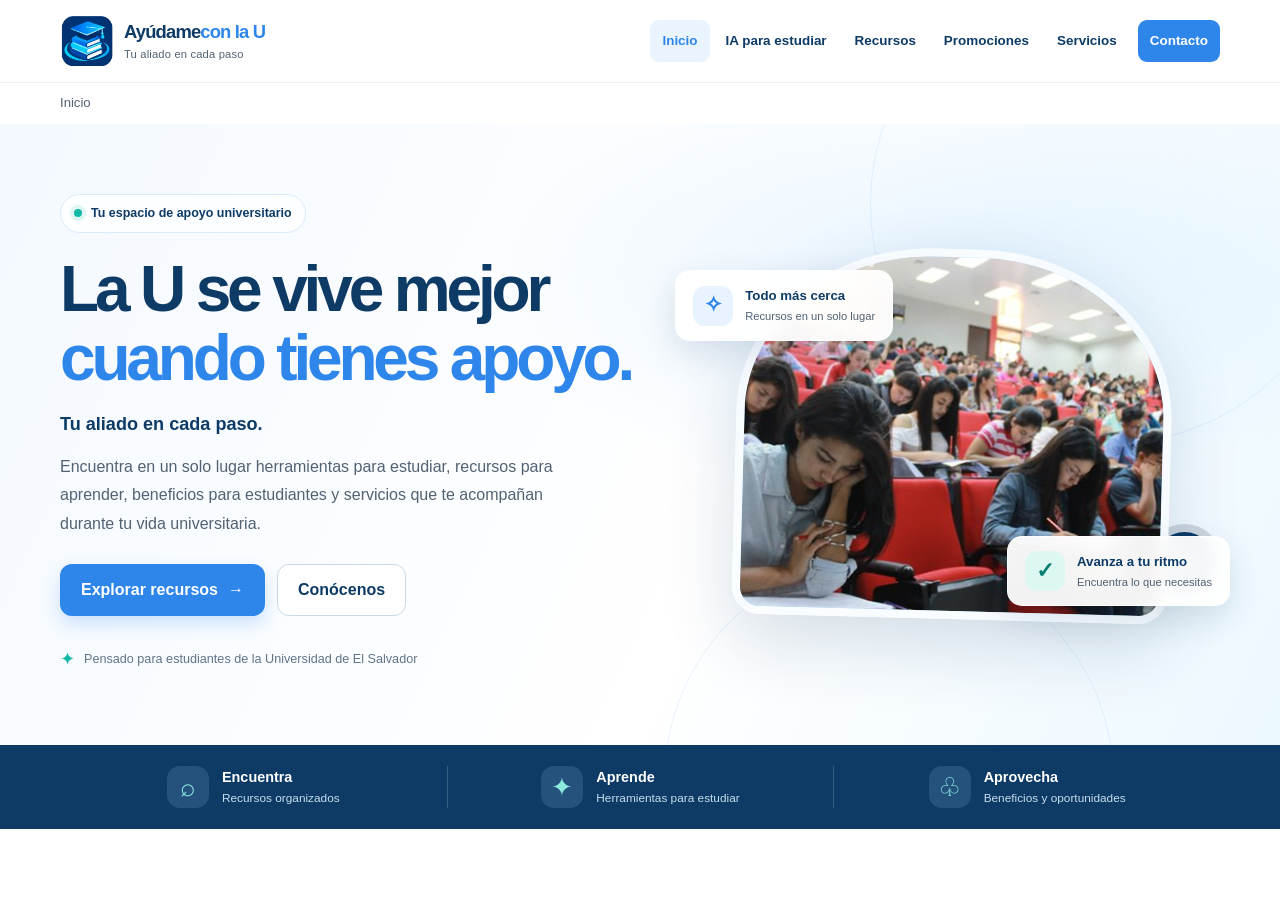
<file: index.html>
<!DOCTYPE html>
<html lang="es-SV">
<head>
  <meta charset="UTF-8">
  <meta name="viewport" content="width=device-width, initial-scale=1.0">
  <meta http-equiv="refresh" content="0; url=HTML/index.html">
  <title>TPI115 - 2026 - AyudameconlaU.com | Recursos para estudiantes UES</title>
  <meta name="description" content="Guía digital para estudiantes de la UES con herramientas de inteligencia artificial, recursos por carrera, beneficios y servicios para la vida universitaria.">
  <meta name="robots" content="index, follow, max-image-preview:large">
  <link rel="canonical" href="https://dmurgas.github.io/ayudameconlaU.com/HTML/index.html">
  <link rel="icon" type="image/png" sizes="512x512" href="img/favicon.png">
  <meta property="og:type" content="website">
  <meta property="og:site_name" content="AyudameconlaU.com">
  <meta property="og:title" content="AyudameconlaU.com | Tu aliado en cada paso">
  <meta property="og:description" content="Encuentra herramientas de IA, recursos por carrera, beneficios y servicios útiles para tu vida universitaria.">
  <meta property="og:url" content="https://dmurgas.github.io/ayudameconlaU.com/HTML/index.html">
  <meta property="og:locale" content="es_SV">
  <meta property="og:image" content="https://dmurgas.github.io/ayudameconlaU.com/img/og-ayudameconlau.jpg">
  <meta property="og:image:width" content="1200">
  <meta property="og:image:height" content="630">
  <meta name="twitter:card" content="summary_large_image">
  <meta name="twitter:title" content="AyudameconlaU.com | Tu aliado en cada paso">
  <meta name="twitter:description" content="Encuentra herramientas de IA, recursos por carrera, beneficios y servicios útiles para tu vida universitaria.">
  <meta name="twitter:image" content="https://dmurgas.github.io/ayudameconlaU.com/img/og-ayudameconlau.jpg">
</head>
<body>
  <p>Redirigiendo a <a href="HTML/index.html">AyudameconlaU.com</a>...</p>
</body>
</html>
</file>
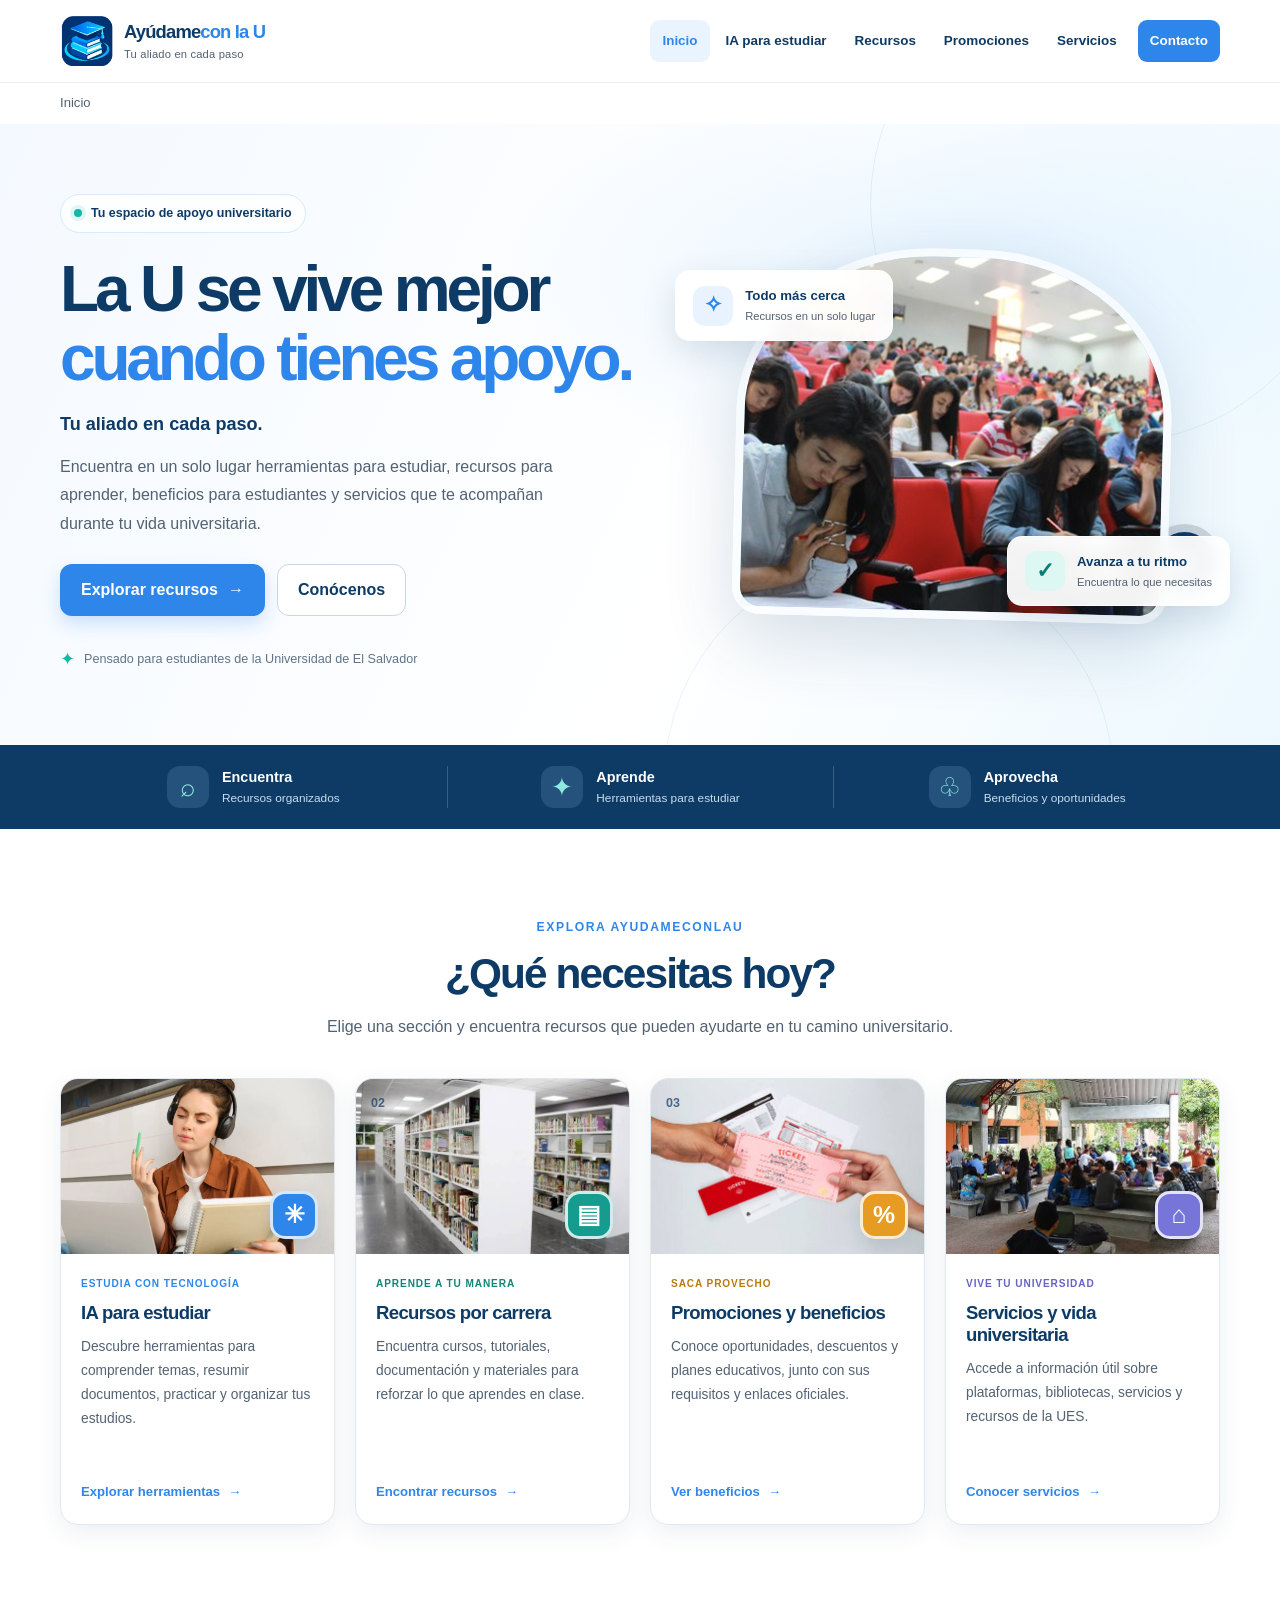
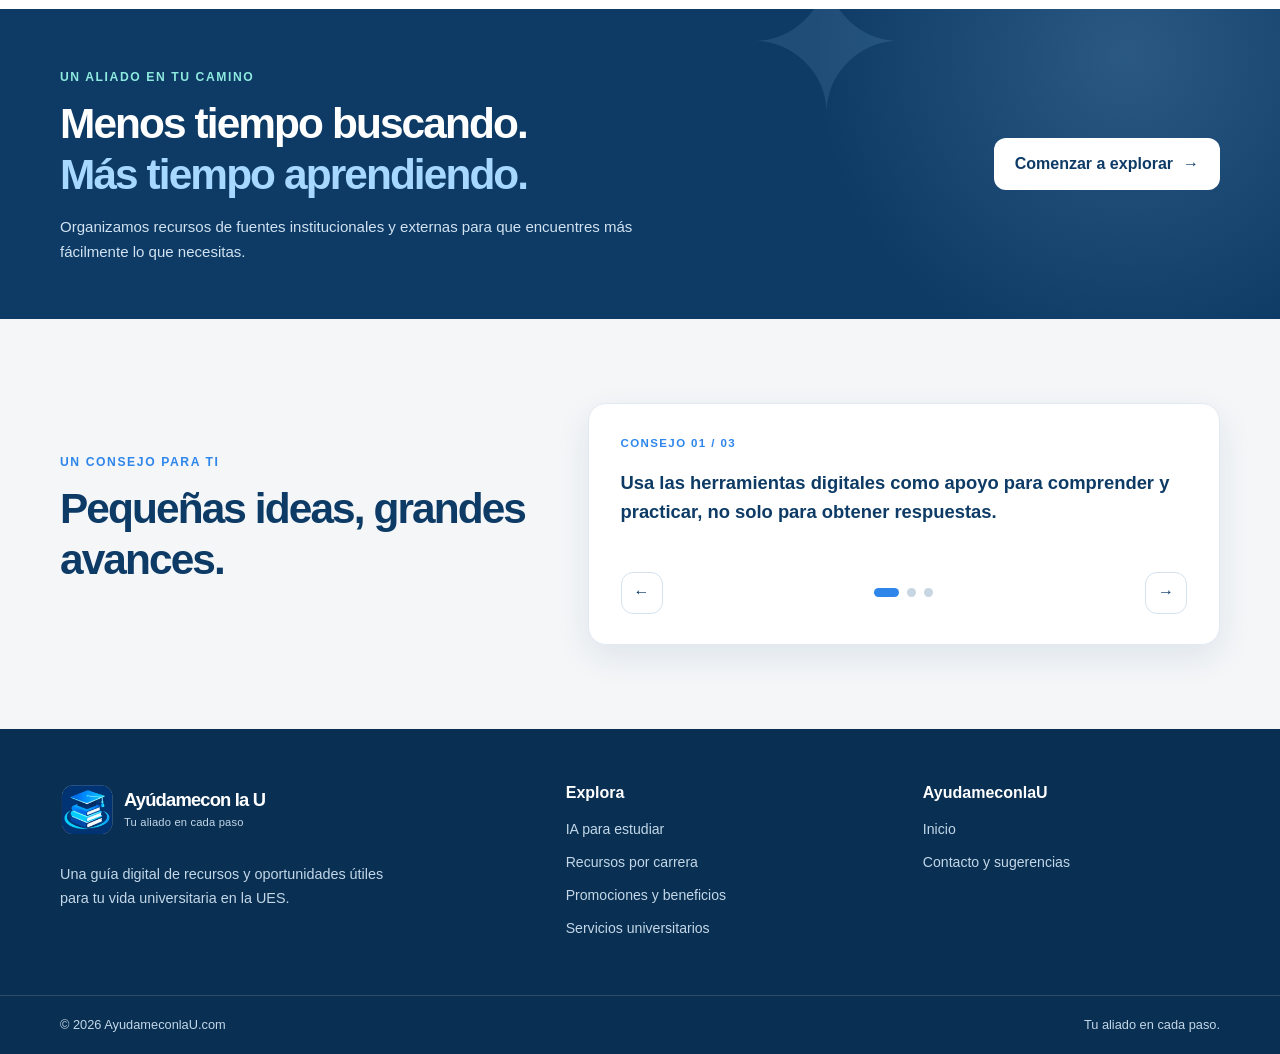
<file: HTML/index.html>
<!DOCTYPE html>
<html lang="es">
<head>
  <meta charset="UTF-8">
  <meta name="viewport" content="width=device-width, initial-scale=1.0">
  <title>TPI115 - 2026 - AyudameconlaU.com | Recursos UES</title>
  <meta name="description" content="Guía digital para estudiantes de la UES con herramientas de inteligencia artificial, recursos por carrera, beneficios y servicios para la vida universitaria.">
  <meta name="keywords" content="recursos para estudiantes UES, recursos académicos UES, herramientas para estudiantes UES, herramientas digitales, AyudameconlaU.com">
  <meta name="author" content="AyudameconlaU.com">
  <meta name="robots" content="index, follow, max-image-preview:large">
  <meta name="theme-color" content="#0D3B66">
  <link rel="canonical" href="https://dmurgas.github.io/ayudameconlaU.com/HTML/index.html">
  <link rel="icon" type="image/png" sizes="512x512" href="../img/favicon.png">
  <link rel="apple-touch-icon" sizes="180x180" href="../img/apple-touch-icon.png">
  <script src="../JS/principal.js"></script>

  <!-- Open Graph: vista previa al compartir -->
  <meta property="og:type" content="website">
  <meta property="og:site_name" content="AyudameconlaU.com">
  <meta property="og:title" content="AyudameconlaU.com | Tu aliado en cada paso">
  <meta property="og:description" content="Encuentra herramientas de IA, recursos por carrera, beneficios y servicios útiles para tu vida universitaria.">
  <meta property="og:url" content="https://dmurgas.github.io/ayudameconlaU.com/HTML/index.html">
  <meta property="og:locale" content="es_SV">
  <meta property="og:image" content="https://dmurgas.github.io/ayudameconlaU.com/img/og-ayudameconlau.jpg">
  <meta property="og:image:secure_url" content="https://dmurgas.github.io/ayudameconlaU.com/img/og-ayudameconlau.jpg">
  <meta property="og:image:type" content="image/jpeg">
  <meta property="og:image:width" content="1200">
  <meta property="og:image:height" content="630">
  <meta property="og:image:alt" content="AyudameconlaU.com: tu aliado en cada paso para estudiantes UES">

  <!-- X/Twitter Cards: vista previa grande -->
  <meta name="twitter:card" content="summary_large_image">
  <meta name="twitter:title" content="AyudameconlaU.com | Tu aliado en cada paso">
  <meta name="twitter:description" content="Encuentra herramientas de IA, recursos por carrera, beneficios y servicios útiles para tu vida universitaria.">
  <meta name="twitter:image" content="https://dmurgas.github.io/ayudameconlaU.com/img/og-ayudameconlau.jpg">
  <meta name="twitter:image:alt" content="AyudameconlaU.com: tu aliado en cada paso para estudiantes UES">

<!-- Datos estructurados JSON-LD -->
  <script type="application/ld+json">
{
  "@context": "https://schema.org",
  "@type": "Organization",
  "@id": "https://dmurgas.github.io/ayudameconlaU.com/HTML/index.html#organization",
  "name": "AyudameconlaU.com",
  "alternateName": "Ayúdame con la U",
  "description": "Proyecto web que reúne recursos académicos, herramientas digitales, beneficios y servicios para estudiantes universitarios.",
  "url": "https://dmurgas.github.io/ayudameconlaU.com/",
  "logo": "https://dmurgas.github.io/ayudameconlaU.com/img/favicon.png"
}
</script>

  <script type="application/ld+json">
{
  "@context": "https://schema.org",
  "@type": "WebSite",
  "@id": "https://dmurgas.github.io/ayudameconlaU.com/#website",
  "url": "https://dmurgas.github.io/ayudameconlaU.com/",
  "name": "AyudameconlaU.com",
  "alternateName": "Ayúdame con la U",
  "description": "Guía digital de recursos, herramientas, beneficios y servicios útiles para estudiantes de la Universidad de El Salvador.",
  "inLanguage": "es-SV",
  "publisher": {
    "@id": "https://dmurgas.github.io/ayudameconlaU.com/HTML/index.html#organization"
  }
}
</script>

  <script type="application/ld+json">
{
  "@context": "https://schema.org",
  "@type": "WebPage",
  "@id": "https://dmurgas.github.io/ayudameconlaU.com/HTML/index.html#webpage",
  "url": "https://dmurgas.github.io/ayudameconlaU.com/HTML/index.html",
  "name": "AyudameconlaU.com | Tu aliado en cada paso",
  "description": "Guía digital para estudiantes de la UES con herramientas de inteligencia artificial, recursos por carrera, beneficios y servicios para la vida universitaria.",
  "inLanguage": "es-SV",
  "isPartOf": {
    "@id": "https://dmurgas.github.io/ayudameconlaU.com/#website"
  },
  "publisher": {
    "@id": "https://dmurgas.github.io/ayudameconlaU.com/HTML/index.html#organization"
  },
  "about": {
    "@type": "Thing",
    "name": "Recursos y herramientas para estudiantes de la Universidad de El Salvador"
  }
}
</script>

<link rel="stylesheet" href="../CSS/general.css">
<link rel="stylesheet" href="../CSS/principal.css">
</head>
<body>
  <a class="salto-contenido" href="#contenido">Saltar al contenido</a>
 <header class="encabezado">
    <div class="contenedor encabezado__interior">
      <a class="marca" href="index.html" aria-label="AyudameconlaU.com, inicio">
        <img class="marca__logo" src="../img/favicon.png" alt="Logo de AyudameconlaU.com" onerror="this.style.display='none'">
        <span class="marca__texto"><strong>Ayúdame<span>con la U</span></strong><small>Tu aliado en cada paso</small></span>
      </a>
      <button class="menu-alternar" type="button" aria-label="Abrir o cerrar menú" aria-expanded="false" aria-controls="navegacion-principal">
        <span></span><span></span><span></span>
      </button>
      <nav class="navegacion" id="navegacion-principal" aria-label="Navegación principal">
        <a class="navegacion__enlace navegacion__enlace--activo" href="index.html" aria-current="page">Inicio</a>
        <a class="navegacion__enlace" href="ia.html">IA para estudiar</a>
        <a class="navegacion__enlace" href="recursos.html">Recursos</a>
        <a class="navegacion__enlace" href="beneficios.html">Promociones</a>
        <a class="navegacion__enlace" href="servicios.html">Servicios</a>
        <a class="navegacion__enlace navegacion__enlace--contacto" href="contacto.html">Contacto</a>
      </nav>
    </div>
    <!-- Google Analytics 4 -->
<script async src="https://www.googletagmanager.com/gtag/js?id=G-EQJB082H5X"></script>
<script>
  window.dataLayer = window.dataLayer || [];
  function gtag(){dataLayer.push(arguments);}
  gtag('js', new Date());
  gtag('config', 'G-EQJB082H5X');
</script>
  </header>
  <nav class="migas" aria-label="Ruta de navegación">
    <span aria-current="page">Inicio</span>
  </nav>


  <main id="contenido">
    <section class="hero">
      <div class="hero__decoracion hero__decoracion--una" aria-hidden="true"></div>
      <div class="hero__decoracion hero__decoracion--dos" aria-hidden="true"></div>
      <div class="contenedor hero__interior">
        <div class="hero__contenido">
          <span class="etiqueta-superior"><span class="etiqueta-superior__punto"></span> Tu espacio de apoyo universitario</span>
          <h1>La U se vive mejor <span>cuando tienes apoyo.</span></h1>
          <p class="hero__eslogan">Tu aliado en cada paso.</p>
          <p class="hero__descripcion">Encuentra en un solo lugar herramientas para estudiar, recursos para aprender, beneficios para estudiantes y servicios que te acompañan durante tu vida universitaria.</p>
          <div class="hero__acciones">
            <a class="boton boton--principal" href="#secciones">Explorar recursos <span aria-hidden="true">→</span></a>
            <a class="boton boton--secundario" href="contacto.html">Conócenos</a>
          </div>
          <div class="hero__nota"><span class="hero__nota-icono" aria-hidden="true">✦</span>Pensado para estudiantes de la Universidad de El Salvador</div>
        </div>
        <div class="hero__visual">
          <div class="hero__marco-imagen">
            <img src="../img/estudiantes-ues.jpg" alt="Estudiantes universitarios utilizando recursos digitales" onerror="this.style.display='none'; this.parentElement.classList.add('hero__marco-imagen--sin-foto')">
            <div class="hero__marco-fallback" aria-hidden="true"><span class="hero__libro">▤</span><span class="hero__birrete">◆</span><strong>Aprende. Explora.<br>Avanza.</strong><small>Tu vida universitaria, más fácil.</small></div>
          </div>
          <div class="hero__flotante hero__flotante--arriba"><span class="hero__flotante-icono">✧</span><span><strong>Todo más cerca</strong><small>Recursos en un solo lugar</small></span></div>
          <div class="hero__flotante hero__flotante--abajo"><span class="hero__flotante-check">✓</span><span><strong>Avanza a tu ritmo</strong><small>Encuentra lo que necesitas</small></span></div>
          <div class="hero__circulo" aria-hidden="true">U</div>
        </div>
      </div>
    </section>

    <section class="franja-info" aria-label="Ventajas del sitio">
      <div class="contenedor franja-info__interior">
        <div class="franja-info__item"><span aria-hidden="true">⌕</span><p><strong>Encuentra</strong><small>Recursos organizados</small></p></div>
        <div class="franja-info__item"><span aria-hidden="true">✦</span><p><strong>Aprende</strong><small>Herramientas para estudiar</small></p></div>
        <div class="franja-info__item"><span aria-hidden="true">♧</span><p><strong>Aprovecha</strong><small>Beneficios y oportunidades</small></p></div>
      </div>
    </section>

    <section class="secciones seccion" id="secciones">
      <div class="contenedor">
        <div class="encabezado-seccion">
          <span class="ceja">EXPLORA AYUDAMECONLAU</span>
          <h2>¿Qué necesitas hoy?</h2>
          <p>Elige una sección y encuentra recursos que pueden ayudarte en tu camino universitario.</p>
        </div>
        <div class="tarjetas">
          <article class="tarjeta tarjeta--ia">
            <a class="tarjeta__imagen" href="ia.html" aria-label="Explorar inteligencia artificial para estudiar">
              <img src="../img/ia-estudio.jpg" alt="Ilustración de inteligencia artificial aplicada al estudio" onerror="this.style.display='none'; this.parentElement.classList.add('tarjeta__imagen--sin-foto')">
              <span class="tarjeta__icono tarjeta__icono--ia" aria-hidden="true">✳</span><span class="tarjeta__numero">01</span>
            </a>
            <div class="tarjeta__cuerpo"><span class="tarjeta__categoria">ESTUDIA CON TECNOLOGÍA</span><h3>IA para estudiar</h3><p>Descubre herramientas para comprender temas, resumir documentos, practicar y organizar tus estudios.</p><a class="tarjeta__enlace" href="ia.html">Explorar herramientas <span aria-hidden="true">→</span></a></div>
          </article>
          <article class="tarjeta tarjeta--recursos">
            <a class="tarjeta__imagen" href="recursos.html" aria-label="Explorar recursos para aprender por carrera">
              <img src="../img/recursos-aprendizaje.jpg" alt="Libros y recursos educativos para distintas carreras" onerror="this.style.display='none'; this.parentElement.classList.add('tarjeta__imagen--sin-foto')">
              <span class="tarjeta__icono tarjeta__icono--recursos" aria-hidden="true">▤</span><span class="tarjeta__numero">02</span>
            </a>
            <div class="tarjeta__cuerpo"><span class="tarjeta__categoria">APRENDE A TU MANERA</span><h3>Recursos por carrera</h3><p>Encuentra cursos, tutoriales, documentación y materiales para reforzar lo que aprendes en clase.</p><a class="tarjeta__enlace" href="recursos.html">Encontrar recursos <span aria-hidden="true">→</span></a></div>
          </article>
          <article class="tarjeta tarjeta--beneficios">
            <a class="tarjeta__imagen" href="beneficios.html" aria-label="Explorar promociones y beneficios para estudiantes">
              <img src="../img/beneficios-estudiantes.jpg" alt="Recursos tecnológicos y oportunidades para estudiantes" onerror="this.style.display='none'; this.parentElement.classList.add('tarjeta__imagen--sin-foto')">
              <span class="tarjeta__icono tarjeta__icono--beneficios" aria-hidden="true">%</span><span class="tarjeta__numero">03</span>
            </a>
            <div class="tarjeta__cuerpo"><span class="tarjeta__categoria">SACA PROVECHO</span><h3>Promociones y beneficios</h3><p>Conoce oportunidades, descuentos y planes educativos, junto con sus requisitos y enlaces oficiales.</p><a class="tarjeta__enlace" href="beneficios.html">Ver beneficios <span aria-hidden="true">→</span></a></div>
          </article>
          <article class="tarjeta tarjeta--vida">
            <a class="tarjeta__imagen" href="servicios.html" aria-label="Explorar servicios y vida universitaria">
              <img src="../img/vida-universitaria.jpg" alt="Espacios y servicios de la vida universitaria" onerror="this.style.display='none'; this.parentElement.classList.add('tarjeta__imagen--sin-foto')">
              <span class="tarjeta__icono tarjeta__icono--vida" aria-hidden="true">⌂</span><span class="tarjeta__numero">04</span>
            </a>
            <div class="tarjeta__cuerpo"><span class="tarjeta__categoria">VIVE TU UNIVERSIDAD</span><h3>Servicios y vida universitaria</h3><p>Accede a información útil sobre plataformas, bibliotecas, servicios y recursos de la UES.</p><a class="tarjeta__enlace" href="servicios.html">Conocer servicios <span aria-hidden="true">→</span></a></div>
          </article>
        </div>
      </div>
    </section>

    <section class="destacado">
      <div class="contenedor destacado__interior">
        <div class="destacado__simbolo" aria-hidden="true">✦</div>
        <div class="destacado__texto"><span class="ceja ceja--clara">UN ALIADO EN TU CAMINO</span><h2>Menos tiempo buscando.<br><span>Más tiempo aprendiendo.</span></h2><p>Organizamos recursos de fuentes institucionales y externas para que encuentres más fácilmente lo que necesitas.</p></div>
        <a class="boton boton--blanco" href="recursos.html">Comenzar a explorar <span aria-hidden="true">→</span></a>
      </div>
    </section>

    <section class="carrusel seccion" aria-label="Consejos para aprovechar el sitio">
      <div class="contenedor carrusel__interior">
        <div class="carrusel__encabezado"><span class="ceja">UN CONSEJO PARA TI</span><h2>Pequeñas ideas, grandes avances.</h2></div>
        <div class="carrusel__panel" aria-live="polite">
          <div class="carrusel__indicador" id="consejo-indicador">CONSEJO 01 / 03</div>
          <p class="carrusel__texto" id="consejo-texto">Usa las herramientas digitales como apoyo para comprender y practicar, no solo para obtener respuestas.</p>
          <div class="carrusel__controles">
            <button type="button" class="carrusel__boton" id="consejo-anterior" aria-label="Consejo anterior">←</button>
            <div class="carrusel__puntos" id="consejo-puntos" aria-label="Seleccionar consejo">
              <button type="button" class="carrusel__punto activo" data-indice="0" aria-label="Mostrar consejo 1"></button>
              <button type="button" class="carrusel__punto" data-indice="1" aria-label="Mostrar consejo 2"></button>
              <button type="button" class="carrusel__punto" data-indice="2" aria-label="Mostrar consejo 3"></button>
            </div>
            <button type="button" class="carrusel__boton" id="consejo-siguiente" aria-label="Consejo siguiente">→</button>
          </div>
        </div>
      </div>
    </section>
  </main>

  <footer class="pie">
    <div class="contenedor pie__principal">
      <div class="pie__marca">
        <a class="marca marca--pie" href="index.html"><img class="marca__logo" src="../img/favicon.png" alt="" onerror="this.style.display='none'"><span class="marca__texto"><strong>Ayúdame<span>con la U</span></strong><small>Tu aliado en cada paso</small></span></a>
        <p>Una guía digital de recursos y oportunidades útiles para tu vida universitaria en la UES.</p>
      </div>
      <div class="pie__columna"><h2>Explora</h2><a href="ia.html">IA para estudiar</a><a href="recursos.html">Recursos por carrera</a><a href="beneficios.html">Promociones y beneficios</a><a href="servicios.html">Servicios universitarios</a></div>
      <div class="pie__columna"><h2>AyudameconlaU</h2><a href="index.html">Inicio</a><a href="contacto.html">Contacto y sugerencias</a></div>
    </div>
    <div class="pie__inferior"><div class="contenedor pie__inferior-interior"><span>© <span id="anio-actual">2026</span> AyudameconlaU.com</span><span>Tu aliado en cada paso.</span></div></div>
  </footer>

  <script>
    const consejos = [
      'Usa las herramientas digitales como apoyo para comprender y practicar, no solo para obtener respuestas.',
      'Antes de aprovechar una promoción, revisa sus requisitos, condiciones y fecha de vigencia en la fuente oficial.',
      'Guarda los recursos que te resulten útiles y verifica la información académica importante con fuentes confiables.'
    ];
    let consejoActual = 0;
    const textoConsejo = document.getElementById('consejo-texto');
    const indicadorConsejo = document.getElementById('consejo-indicador');
    const puntosConsejo = [...document.querySelectorAll('.carrusel__punto')];
    function mostrarConsejo(indice) {
      consejoActual = (indice + consejos.length) % consejos.length;
      textoConsejo.textContent = consejos[consejoActual];
      indicadorConsejo.textContent = `CONSEJO 0${consejoActual + 1} / 0${consejos.length}`;
      puntosConsejo.forEach((punto, i) => {
        punto.classList.toggle('activo', i === consejoActual);
        if (i === consejoActual) punto.setAttribute('aria-current', 'true');
        else punto.removeAttribute('aria-current');
      });
    }
    document.getElementById('consejo-anterior').addEventListener('click', () => mostrarConsejo(consejoActual - 1));
    document.getElementById('consejo-siguiente').addEventListener('click', () => mostrarConsejo(consejoActual + 1));
    puntosConsejo.forEach(punto => punto.addEventListener('click', () => mostrarConsejo(Number(punto.dataset.indice))));
    document.getElementById('anio-actual').textContent = new Date().getFullYear();
  </script>
</body>
</html>
</file>
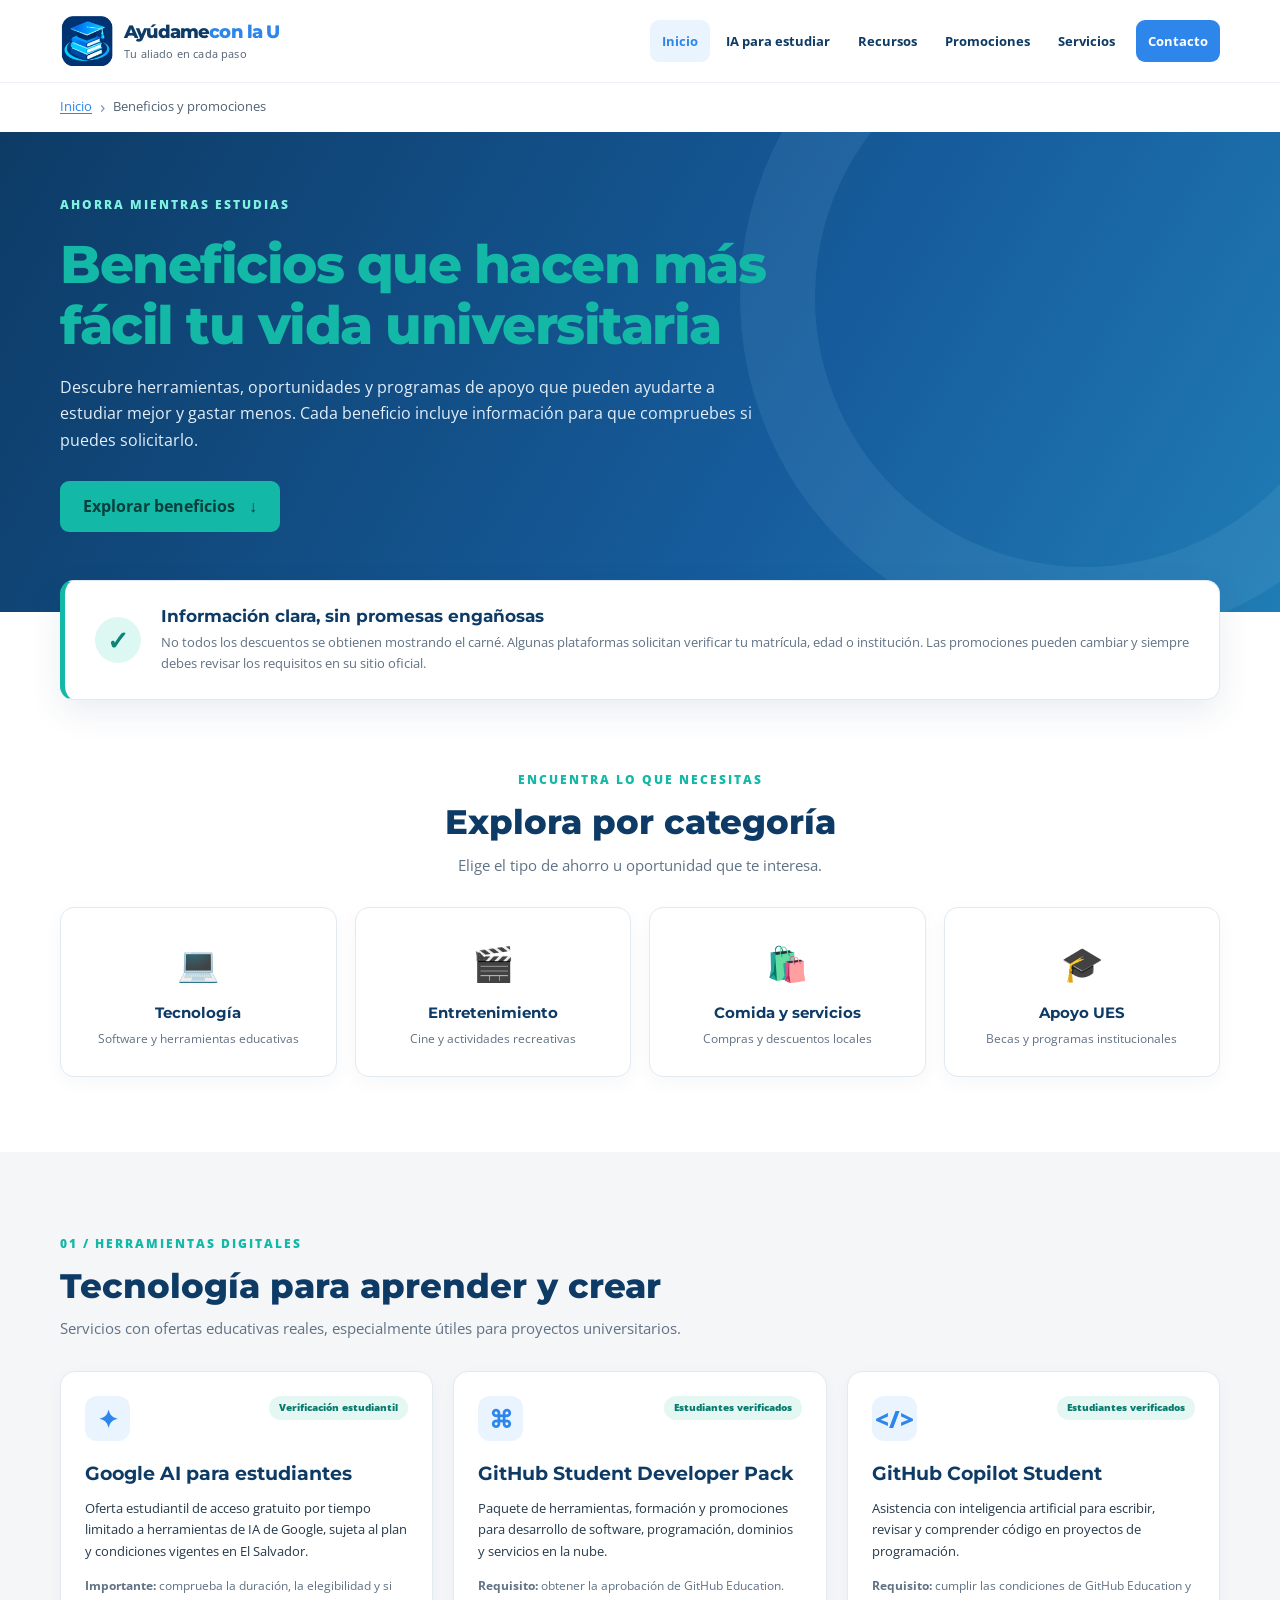
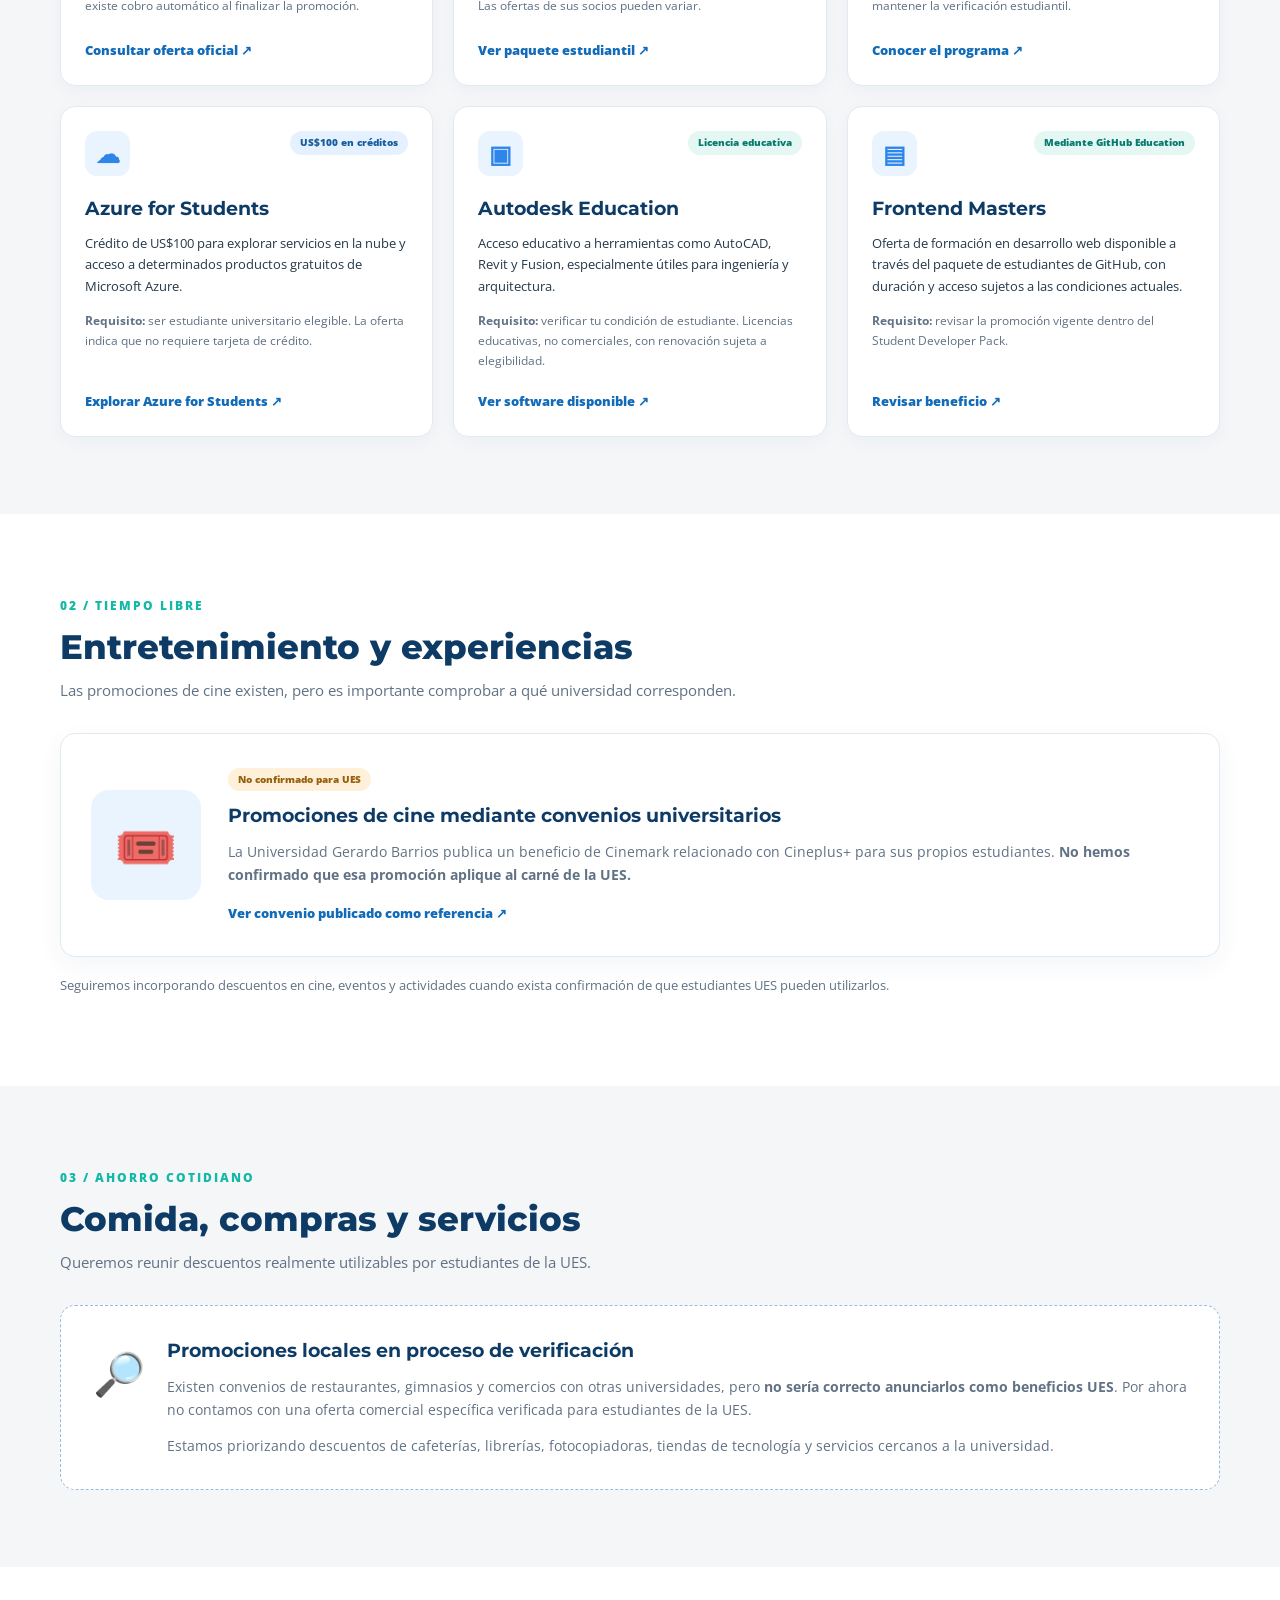
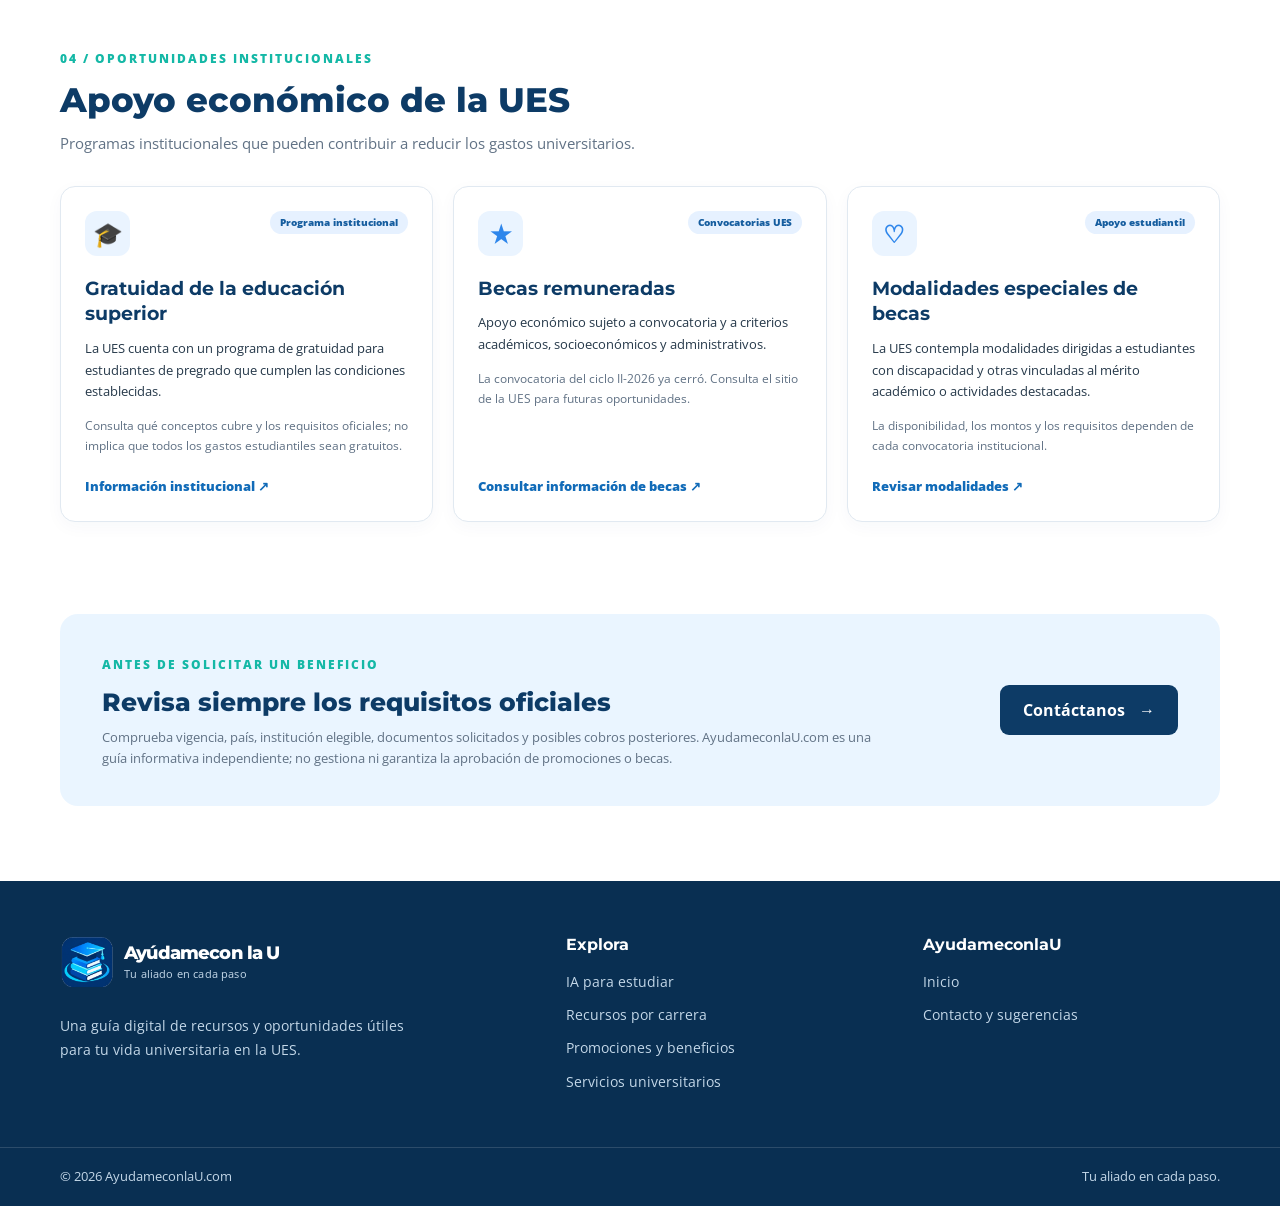
<file: HTML/beneficios.html>
<!DOCTYPE html>
<html lang="es">
<head>
  <meta charset="UTF-8">
  <meta name="viewport" content="width=device-width, initial-scale=1.0">
  <title>TPI115 - 2026 - Beneficios UES | AyudameconlaU.com</title>
  <meta name="description" content="Consulta herramientas educativas, promociones, descuentos y becas para estudiantes. Revisa los requisitos y las fuentes oficiales de cada beneficio.">
  <meta name="keywords" content="beneficios para estudiantes UES, promociones estudiantiles, descuentos para estudiantes, becas UES, herramientas educativas gratuitas, ahorro universitario">
  <meta name="author" content="AyudameconlaU.com">
  <meta name="robots" content="index, follow, max-image-preview:large">
  <meta name="theme-color" content="#0D3B66">
  <link rel="canonical" href="https://dmurgas.github.io/ayudameconlaU.com/HTML/beneficios.html">
  <link rel="icon" type="image/png" sizes="512x512" href="../img/favicon.png">
  <link rel="apple-touch-icon" sizes="180x180" href="../img/apple-touch-icon.png">
  <script src="../JS/principal.js"></script>

  <!-- Open Graph: vista previa al compartir -->
  <meta property="og:type" content="website">
  <meta property="og:site_name" content="AyudameconlaU.com">
  <meta property="og:title" content="Beneficios y promociones para estudiantes | AyudameconlaU.com">
  <meta property="og:description" content="Descubre herramientas educativas, oportunidades de ahorro y apoyos económicos; comprueba requisitos y vigencia en las fuentes oficiales.">
  <meta property="og:url" content="https://dmurgas.github.io/ayudameconlaU.com/HTML/beneficios.html">
  <meta property="og:locale" content="es_SV">
  <meta property="og:image" content="https://dmurgas.github.io/ayudameconlaU.com/img/og-ayudameconlau.jpg">
  <meta property="og:image:secure_url" content="https://dmurgas.github.io/ayudameconlaU.com/img/og-ayudameconlau.jpg">
  <meta property="og:image:type" content="image/jpeg">
  <meta property="og:image:width" content="1200">
  <meta property="og:image:height" content="630">
  <meta property="og:image:alt" content="AyudameconlaU.com: tu aliado en cada paso para estudiantes UES">

  <!-- X/Twitter Cards: vista previa grande -->
  <meta name="twitter:card" content="summary_large_image">
  <meta name="twitter:title" content="Beneficios y promociones para estudiantes | AyudameconlaU.com">
  <meta name="twitter:description" content="Descubre herramientas educativas, oportunidades de ahorro y apoyos económicos; comprueba requisitos y vigencia en las fuentes oficiales.">
  <meta name="twitter:image" content="https://dmurgas.github.io/ayudameconlaU.com/img/og-ayudameconlau.jpg">
  <meta name="twitter:image:alt" content="AyudameconlaU.com: tu aliado en cada paso para estudiantes UES">

  <!-- Datos estructurados JSON-LD -->
  <script type="application/ld+json">
{
  "@context": "https://schema.org",
  "@graph": [
    {
      "@type": "WebPage",
      "@id": "https://dmurgas.github.io/ayudameconlaU.com/HTML/beneficios.html#webpage",
      "url": "https://dmurgas.github.io/ayudameconlaU.com/HTML/beneficios.html",
      "name": "Beneficios y promociones para estudiantes | AyudameconlaU.com",
      "description": "Consulta herramientas educativas, promociones, descuentos y becas para estudiantes. Revisa los requisitos y las fuentes oficiales de cada beneficio.",
      "inLanguage": "es-SV",
      "isPartOf": {
        "@id": "https://dmurgas.github.io/ayudameconlaU.com/#website"
      },
      "publisher": {
        "@id": "https://dmurgas.github.io/ayudameconlaU.com/HTML/index.html#organization"
      },
      "about": {
        "@type": "Thing",
        "name": "Beneficios educativos, promociones y apoyos para estudiantes"
      },
      "primaryImageOfPage": {
        "@type": "ImageObject",
        "url": "https://dmurgas.github.io/ayudameconlaU.com/img/og-ayudameconlau.jpg"
      },
      "breadcrumb": {
        "@id": "https://dmurgas.github.io/ayudameconlaU.com/HTML/beneficios.html#breadcrumb"
      }
    },
    {
      "@type": "BreadcrumbList",
      "@id": "https://dmurgas.github.io/ayudameconlaU.com/HTML/beneficios.html#breadcrumb",
      "itemListElement": [
        {
          "@type": "ListItem",
          "position": 1,
          "name": "Inicio",
          "item": "https://dmurgas.github.io/ayudameconlaU.com/HTML/index.html"
        },
        {
          "@type": "ListItem",
          "position": 2,
          "name": "Beneficios y promociones",
          "item": "https://dmurgas.github.io/ayudameconlaU.com/HTML/beneficios.html"
        }
      ]
    }
  ]
}
</script>
<link rel="preconnect" href="https://fonts.googleapis.com">
<link rel="preconnect" href="https://fonts.gstatic.com" crossorigin>
<link href="https://fonts.googleapis.com/css2?family=Montserrat:wght@400;500;600;700;800&family=Open+Sans:wght@400;500;600;700&display=swap" rel="stylesheet">
<link rel="stylesheet" href="../CSS/general.css">
<link rel="stylesheet" href="../CSS/beneficios.css">
<!-- Google Analytics 4 -->
<script async src="https://www.googletagmanager.com/gtag/js?id=G-EQJB082H5X"></script>
<script>
  window.dataLayer = window.dataLayer || [];
  function gtag(){dataLayer.push(arguments);}
  gtag('js', new Date());
  gtag('config', 'G-EQJB082H5X');
</script>
</head>
<body>
  <header class="encabezado">
    <div class="contenedor encabezado__interior">
      <a class="marca" href="index.html" aria-label="AyudameconlaU.com, inicio">
        <img class="marca__logo" src="../img/favicon.png" alt="Logo de AyudameconlaU.com" onerror="this.style.display='none'">
        <span class="marca__texto"><strong>Ayúdame<span>con la U</span></strong><small>Tu aliado en cada paso</small></span>
      </a>
      <button class="menu-alternar" type="button" aria-label="Abrir o cerrar menú" aria-expanded="false" aria-controls="navegacion-principal">
        <span></span><span></span><span></span>
      </button>
      <nav class="navegacion" id="navegacion-principal" aria-label="Navegación principal">
        <a class="navegacion__enlace navegacion__enlace--activo" href="index.html" aria-current="page">Inicio</a>
        <a class="navegacion__enlace" href="ia.html">IA para estudiar</a>
        <a class="navegacion__enlace" href="recursos.html">Recursos</a>
        <a class="navegacion__enlace" href="beneficios.html">Promociones</a>
        <a class="navegacion__enlace" href="servicios.html">Servicios</a>
        <a class="navegacion__enlace navegacion__enlace--contacto" href="contacto.html">Contacto</a>
      </nav>
    </div>
  </header>
  <nav class="migas" aria-label="Ruta de navegación">
    <a href="index.html">Inicio</a>
    <span class="migas__separador" aria-hidden="true">›</span>
    <span aria-current="page">Beneficios y promociones</span>
  </nav>


  <main>
    <section class="beneficios-hero" aria-labelledby="titulo-pagina">
      <div class="beneficios-container">
        <span class="beneficios-eyebrow">AHORRA MIENTRAS ESTUDIAS</span>
        <h1 id="titulo-pagina">Beneficios que hacen más fácil tu vida universitaria</h1>
        <p>Descubre herramientas, oportunidades y programas de apoyo que pueden ayudarte a estudiar mejor y gastar menos. Cada beneficio incluye información para que compruebes si puedes solicitarlo.</p>
        <a class="beneficios-primary-btn" href="#explorar">Explorar beneficios <span aria-hidden="true">↓</span></a>
      </div>
    </section>

    <section class="beneficios-container beneficios-intro" aria-label="Cómo interpretar los beneficios">
      <div class="beneficios-intro-icon" aria-hidden="true">✓</div>
      <div>
        <h2>Información clara, sin promesas engañosas</h2>
        <p>No todos los descuentos se obtienen mostrando el carné. Algunas plataformas solicitan verificar tu matrícula, edad o institución. Las promociones pueden cambiar y siempre debes revisar los requisitos en su sitio oficial.</p>
      </div>
    </section>

    <section class="beneficios-container beneficios-categorias" id="explorar" aria-labelledby="explorar-titulo">
      <div class="beneficios-section-heading">
        <span class="beneficios-kicker">ENCUENTRA LO QUE NECESITAS</span>
        <h2 id="explorar-titulo">Explora por categoría</h2>
        <p>Elige el tipo de ahorro u oportunidad que te interesa.</p>
      </div>
      <div class="beneficios-category-grid">
        <a href="#tecnologia" class="beneficios-category"><span aria-hidden="true">💻</span><strong>Tecnología</strong><small>Software y herramientas educativas</small></a>
        <a href="#entretenimiento" class="beneficios-category"><span aria-hidden="true">🎬</span><strong>Entretenimiento</strong><small>Cine y actividades recreativas</small></a>
        <a href="#servicios" class="beneficios-category"><span aria-hidden="true">🛍️</span><strong>Comida y servicios</strong><small>Compras y descuentos locales</small></a>
        <a href="#ues" class="beneficios-category"><span aria-hidden="true">🎓</span><strong>Apoyo UES</strong><small>Becas y programas institucionales</small></a>
      </div>
    </section>

    <section class="beneficios-section beneficios-section-alt" id="tecnologia" aria-labelledby="tecnologia-titulo">
      <div class="beneficios-container">
        <div class="beneficios-section-heading beneficios-section-heading-left">
          <span class="beneficios-kicker">01 / HERRAMIENTAS DIGITALES</span>
          <h2 id="tecnologia-titulo">Tecnología para aprender y crear</h2>
          <p>Servicios con ofertas educativas reales, especialmente útiles para proyectos universitarios.</p>
        </div>
        <div class="beneficios-card-grid">
          <article class="beneficios-card">
            <div class="beneficios-card-top"><span class="beneficios-card-icon" aria-hidden="true">✦</span><span class="beneficios-badge beneficios-badge-check">Verificación estudiantil</span></div>
            <h3>Google AI para estudiantes</h3>
            <p>Oferta estudiantil de acceso gratuito por tiempo limitado a herramientas de IA de Google, sujeta al plan y condiciones vigentes en El Salvador.</p>
            <p class="beneficios-detail"><strong>Importante:</strong> comprueba la duración, la elegibilidad y si existe cobro automático al finalizar la promoción.</p>
            <a href="https://gemini.google/sv/students/?hl=es-419" target="_blank" rel="noopener noreferrer">Consultar oferta oficial <span aria-hidden="true">↗</span></a>
          </article>
          <article class="beneficios-card">
            <div class="beneficios-card-top"><span class="beneficios-card-icon" aria-hidden="true">⌘</span><span class="beneficios-badge beneficios-badge-check">Estudiantes verificados</span></div>
            <h3>GitHub Student Developer Pack</h3>
            <p>Paquete de herramientas, formación y promociones para desarrollo de software, programación, dominios y servicios en la nube.</p>
            <p class="beneficios-detail"><strong>Requisito:</strong> obtener la aprobación de GitHub Education. Las ofertas de sus socios pueden variar.</p>
            <a href="https://education.github.com/pack" target="_blank" rel="noopener noreferrer">Ver paquete estudiantil <span aria-hidden="true">↗</span></a>
          </article>
          <article class="beneficios-card">
            <div class="beneficios-card-top"><span class="beneficios-card-icon" aria-hidden="true">&lt;/&gt;</span><span class="beneficios-badge beneficios-badge-check">Estudiantes verificados</span></div>
            <h3>GitHub Copilot Student</h3>
            <p>Asistencia con inteligencia artificial para escribir, revisar y comprender código en proyectos de programación.</p>
            <p class="beneficios-detail"><strong>Requisito:</strong> cumplir las condiciones de GitHub Education y mantener la verificación estudiantil.</p>
            <a href="https://github.com/education/students" target="_blank" rel="noopener noreferrer">Conocer el programa <span aria-hidden="true">↗</span></a>
          </article>
          <article class="beneficios-card">
            <div class="beneficios-card-top"><span class="beneficios-card-icon" aria-hidden="true">☁</span><span class="beneficios-badge beneficios-badge-highlight">US$100 en créditos</span></div>
            <h3>Azure for Students</h3>
            <p>Crédito de US$100 para explorar servicios en la nube y acceso a determinados productos gratuitos de Microsoft Azure.</p>
            <p class="beneficios-detail"><strong>Requisito:</strong> ser estudiante universitario elegible. La oferta indica que no requiere tarjeta de crédito.</p>
            <a href="https://azure.microsoft.com/es-es/free/students/" target="_blank" rel="noopener noreferrer">Explorar Azure for Students <span aria-hidden="true">↗</span></a>
          </article>
          <article class="beneficios-card">
            <div class="beneficios-card-top"><span class="beneficios-card-icon" aria-hidden="true">▣</span><span class="beneficios-badge beneficios-badge-check">Licencia educativa</span></div>
            <h3>Autodesk Education</h3>
            <p>Acceso educativo a herramientas como AutoCAD, Revit y Fusion, especialmente útiles para ingeniería y arquitectura.</p>
            <p class="beneficios-detail"><strong>Requisito:</strong> verificar tu condición de estudiante. Licencias educativas, no comerciales, con renovación sujeta a elegibilidad.</p>
            <a href="https://www.autodesk.com/education/students" target="_blank" rel="noopener noreferrer">Ver software disponible <span aria-hidden="true">↗</span></a>
          </article>
          <article class="beneficios-card">
            <div class="beneficios-card-top"><span class="beneficios-card-icon" aria-hidden="true">▤</span><span class="beneficios-badge beneficios-badge-check">Mediante GitHub Education</span></div>
            <h3>Frontend Masters</h3>
            <p>Oferta de formación en desarrollo web disponible a través del paquete de estudiantes de GitHub, con duración y acceso sujetos a las condiciones actuales.</p>
            <p class="beneficios-detail"><strong>Requisito:</strong> revisar la promoción vigente dentro del Student Developer Pack.</p>
            <a href="https://education.github.com/pack" target="_blank" rel="noopener noreferrer">Revisar beneficio <span aria-hidden="true">↗</span></a>
          </article>
        </div>
      </div>
    </section>

    <section class="beneficios-section" id="entretenimiento" aria-labelledby="entretenimiento-titulo">
      <div class="beneficios-container">
        <div class="beneficios-section-heading beneficios-section-heading-left">
          <span class="beneficios-kicker">02 / TIEMPO LIBRE</span>
          <h2 id="entretenimiento-titulo">Entretenimiento y experiencias</h2>
          <p>Las promociones de cine existen, pero es importante comprobar a qué universidad corresponden.</p>
        </div>
        <div class="beneficios-feature">
          <div class="beneficios-feature-symbol" aria-hidden="true">🎟️</div>
          <div>
            <span class="beneficios-badge beneficios-badge-warning">No confirmado para UES</span>
            <h3>Promociones de cine mediante convenios universitarios</h3>
            <p>La Universidad Gerardo Barrios publica un beneficio de Cinemark relacionado con Cineplus+ para sus propios estudiantes. <strong>No hemos confirmado que esa promoción aplique al carné de la UES.</strong></p>
            <a href="https://ugb.edu.sv/bonus-ugb/" target="_blank" rel="noopener noreferrer">Ver convenio publicado como referencia <span aria-hidden="true">↗</span></a>
          </div>
        </div>
        <p class="beneficios-note">Seguiremos incorporando descuentos en cine, eventos y actividades cuando exista confirmación de que estudiantes UES pueden utilizarlos.</p>
      </div>
    </section>

    <section class="beneficios-section beneficios-section-alt" id="servicios" aria-labelledby="servicios-titulo">
      <div class="beneficios-container">
        <div class="beneficios-section-heading beneficios-section-heading-left">
          <span class="beneficios-kicker">03 / AHORRO COTIDIANO</span>
          <h2 id="servicios-titulo">Comida, compras y servicios</h2>
          <p>Queremos reunir descuentos realmente utilizables por estudiantes de la UES.</p>
        </div>
        <div class="beneficios-pending">
          <span class="beneficios-pending-icon" aria-hidden="true">🔎</span>
          <div>
            <h3>Promociones locales en proceso de verificación</h3>
            <p>Existen convenios de restaurantes, gimnasios y comercios con otras universidades, pero <strong>no sería correcto anunciarlos como beneficios UES</strong>. Por ahora no contamos con una oferta comercial específica verificada para estudiantes de la UES.</p>
            <p>Estamos priorizando descuentos de cafeterías, librerías, fotocopiadoras, tiendas de tecnología y servicios cercanos a la universidad.</p>
          </div>
        </div>
      </div>
    </section>

    <section class="beneficios-section" id="ues" aria-labelledby="ues-titulo">
      <div class="beneficios-container">
        <div class="beneficios-section-heading beneficios-section-heading-left">
          <span class="beneficios-kicker">04 / OPORTUNIDADES INSTITUCIONALES</span>
          <h2 id="ues-titulo">Apoyo económico de la UES</h2>
          <p>Programas institucionales que pueden contribuir a reducir los gastos universitarios.</p>
        </div>
        <div class="beneficios-card-grid beneficios-ues-grid">
          <article class="beneficios-card beneficios-card-ues">
            <div class="beneficios-card-top"><span class="beneficios-card-icon" aria-hidden="true">🎓</span><span class="beneficios-badge beneficios-badge-highlight">Programa institucional</span></div>
            <h3>Gratuidad de la educación superior</h3>
            <p>La UES cuenta con un programa de gratuidad para estudiantes de pregrado que cumplen las condiciones establecidas.</p>
            <p class="beneficios-detail">Consulta qué conceptos cubre y los requisitos oficiales; no implica que todos los gastos estudiantiles sean gratuitos.</p>
            <a href="https://uaip.ues.edu.sv/subsidios-e-incentivos-fiscales/" target="_blank" rel="noopener noreferrer">Información institucional <span aria-hidden="true">↗</span></a>
          </article>
          <article class="beneficios-card beneficios-card-ues">
            <div class="beneficios-card-top"><span class="beneficios-card-icon" aria-hidden="true">★</span><span class="beneficios-badge beneficios-badge-highlight">Convocatorias UES</span></div>
            <h3>Becas remuneradas</h3>
            <p>Apoyo económico sujeto a convocatoria y a criterios académicos, socioeconómicos y administrativos.</p>
            <p class="beneficios-detail">La convocatoria del ciclo II-2026 ya cerró. Consulta el sitio de la UES para futuras oportunidades.</p>
            <a href="https://www.ues.edu.sv/ues-amplia-cobertura-de-becas-para-el-ciclo-2026/" target="_blank" rel="noopener noreferrer">Consultar información de becas <span aria-hidden="true">↗</span></a>
          </article>
          <article class="beneficios-card beneficios-card-ues">
            <div class="beneficios-card-top"><span class="beneficios-card-icon" aria-hidden="true">♡</span><span class="beneficios-badge beneficios-badge-highlight">Apoyo estudiantil</span></div>
            <h3>Modalidades especiales de becas</h3>
            <p>La UES contempla modalidades dirigidas a estudiantes con discapacidad y otras vinculadas al mérito académico o actividades destacadas.</p>
            <p class="beneficios-detail">La disponibilidad, los montos y los requisitos dependen de cada convocatoria institucional.</p>
            <a href="https://www.ues.edu.sv/ues-amplia-cobertura-de-becas-para-el-ciclo-2026/" target="_blank" rel="noopener noreferrer">Revisar modalidades <span aria-hidden="true">↗</span></a>
          </article>
        </div>
      </div>
    </section>

    <section class="beneficios-container beneficios-reminder" aria-labelledby="recordatorio-titulo">
      <div>
        <span class="beneficios-kicker">ANTES DE SOLICITAR UN BENEFICIO</span>
        <h2 id="recordatorio-titulo">Revisa siempre los requisitos oficiales</h2>
        <p>Comprueba vigencia, país, institución elegible, documentos solicitados y posibles cobros posteriores. AyudameconlaU.com es una guía informativa independiente; no gestiona ni garantiza la aprobación de promociones o becas.</p>
      </div>
      <a href="contacto.html" class="beneficios-secondary-btn">Contáctanos <span aria-hidden="true">→</span></a>
    </section>
  </main>

  <footer class="pie">
    <div class="contenedor pie__principal">
      <div class="pie__marca">
        <a class="marca marca--pie" href="index.html"><img class="marca__logo" src="../img/favicon.png" alt="" onerror="this.style.display='none'"><span class="marca__texto"><strong>Ayúdame<span>con la U</span></strong><small>Tu aliado en cada paso</small></span></a>
        <p>Una guía digital de recursos y oportunidades útiles para tu vida universitaria en la UES.</p>
      </div>
      <div class="pie__columna"><h2>Explora</h2><a href="ia.html">IA para estudiar</a><a href="recursos.html">Recursos por carrera</a><a href="beneficios.html">Promociones y beneficios</a><a href="servicios.html">Servicios universitarios</a></div>
      <div class="pie__columna"><h2>AyudameconlaU</h2><a href="index.html">Inicio</a><a href="contacto.html">Contacto y sugerencias</a></div>
    </div>
    <div class="pie__inferior"><div class="contenedor pie__inferior-interior"><span>© <span id="anio-actual">2026</span> AyudameconlaU.com</span><span>Tu aliado en cada paso.</span></div></div>
  </footer>
</body>
</html>
</file>
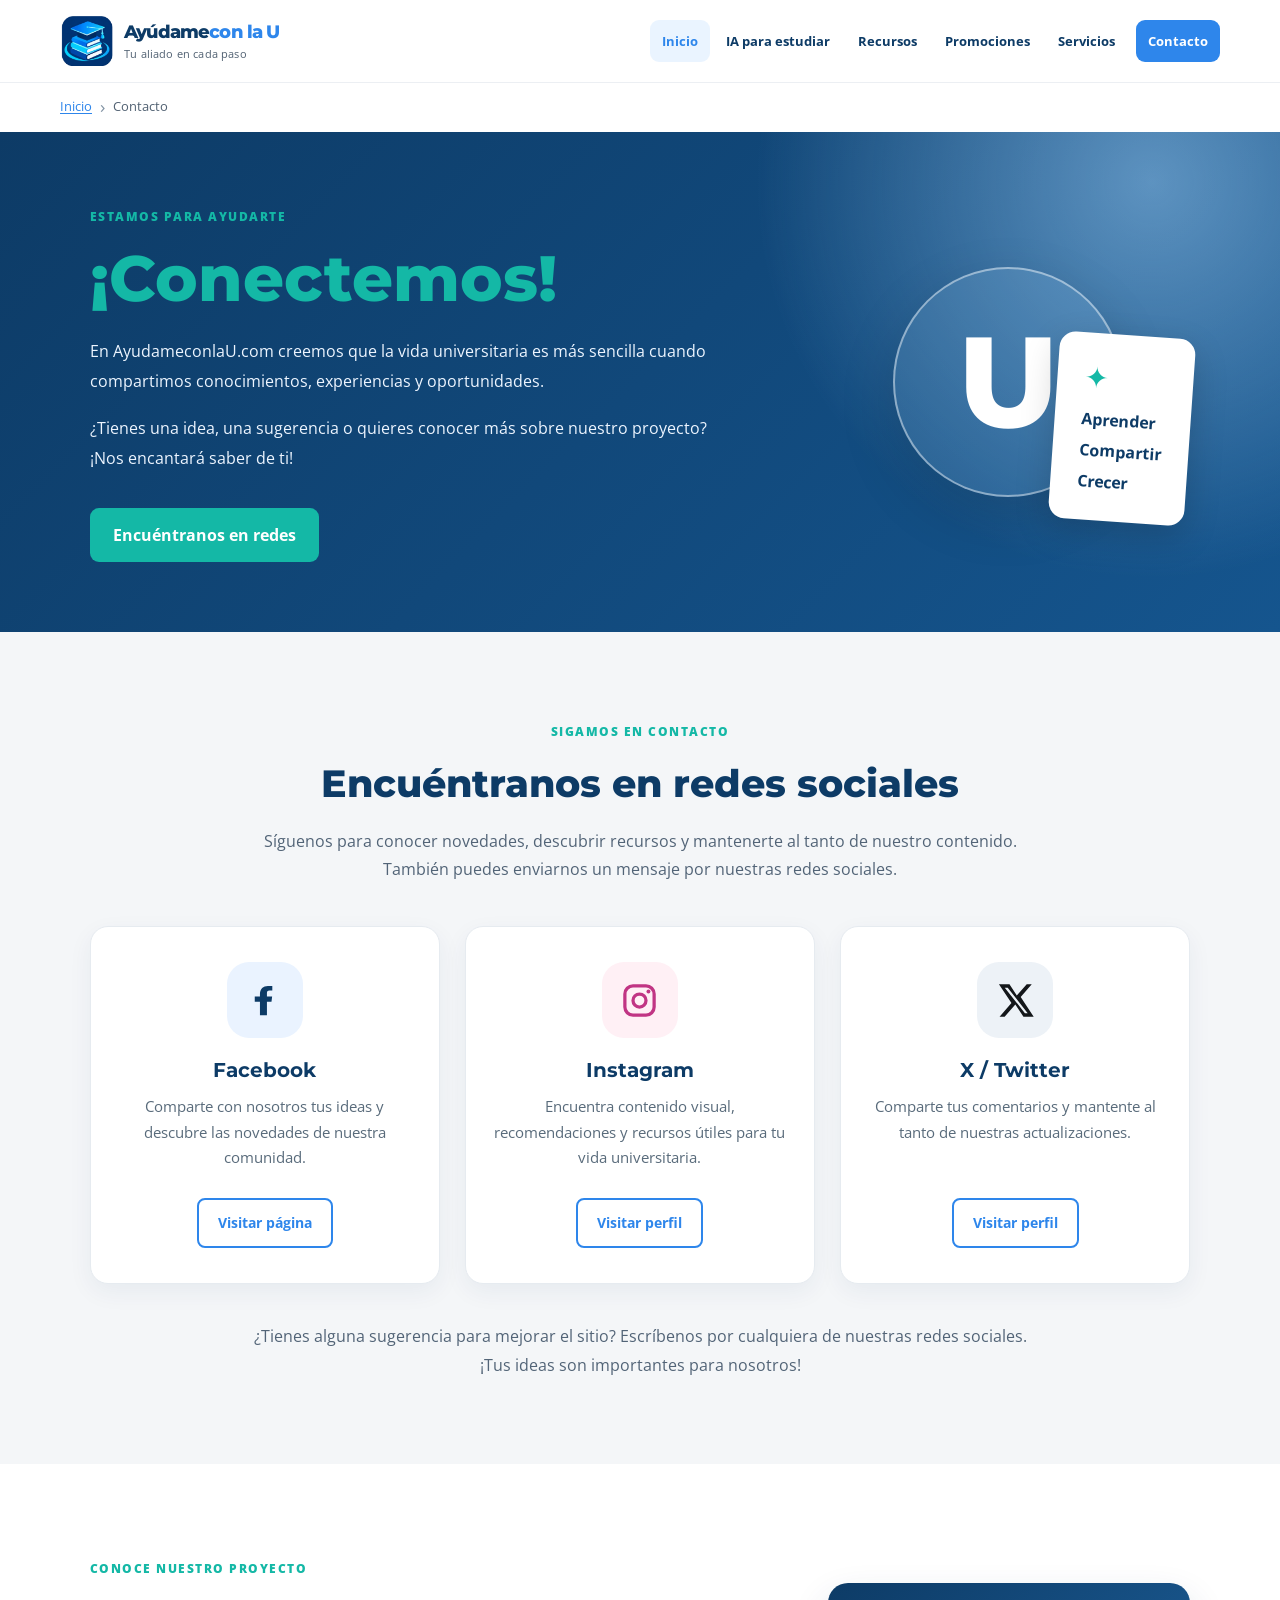
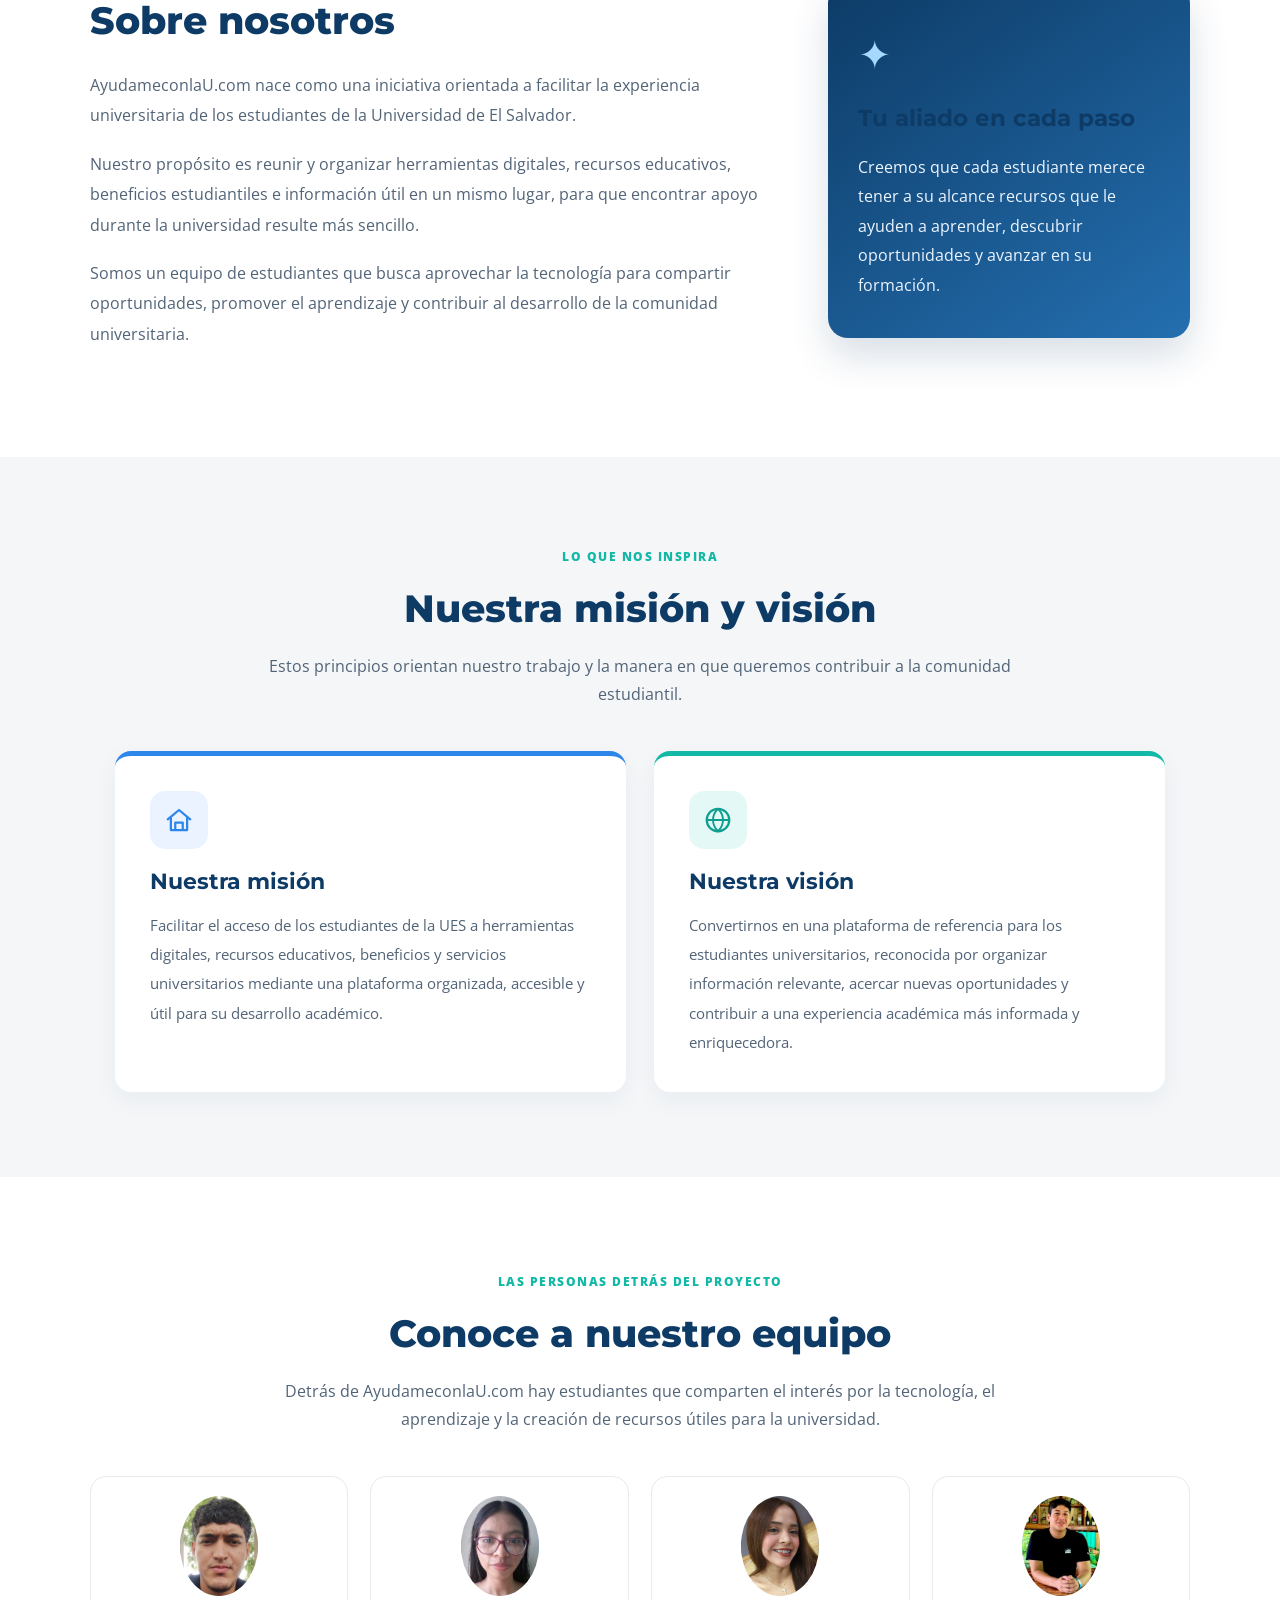
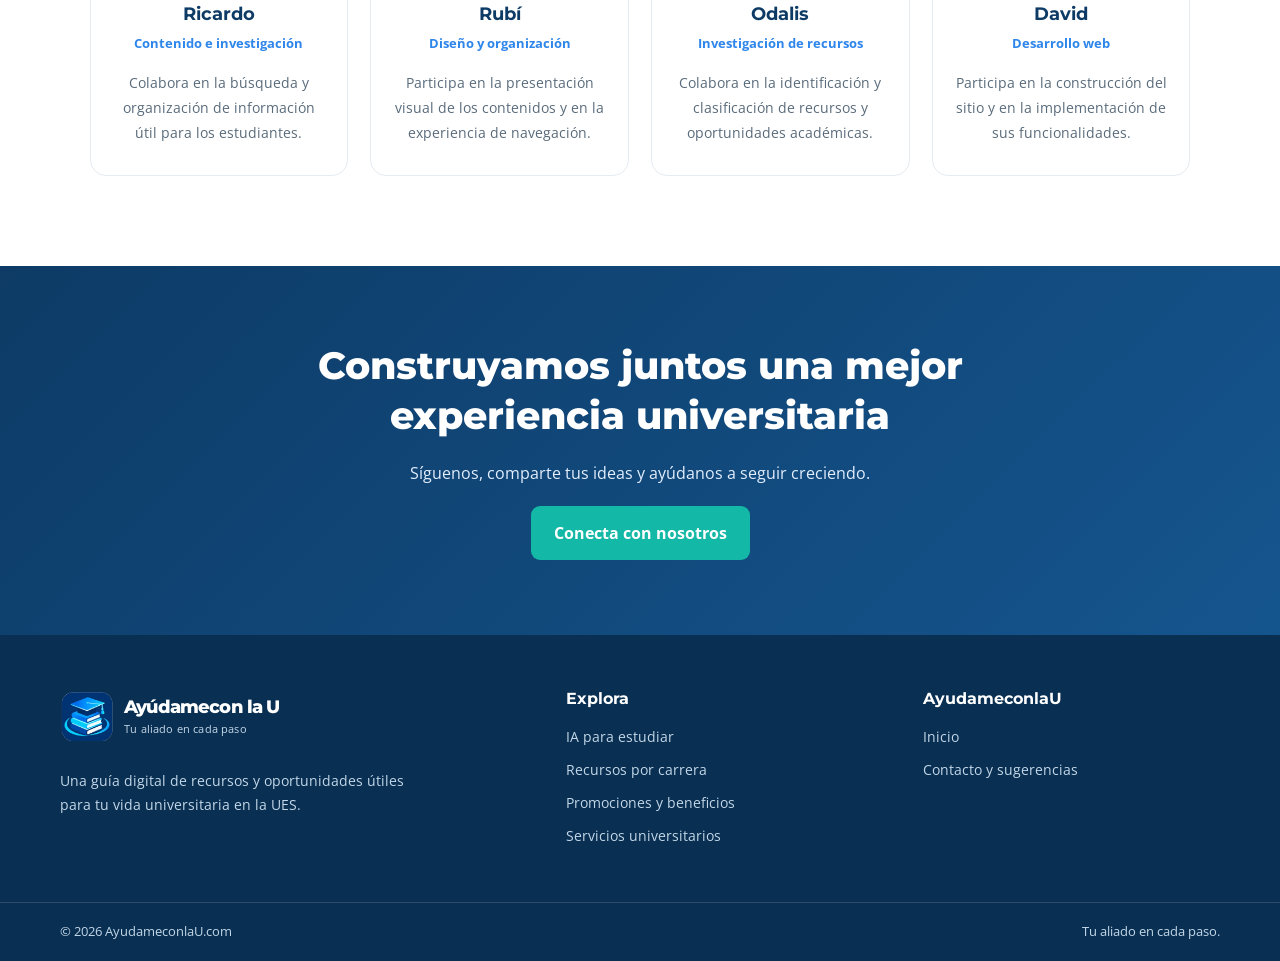
<file: HTML/contacto.html>
<!DOCTYPE html>
<html lang="es">

<head>
  <meta charset="UTF-8">
  <meta name="viewport" content="width=device-width, initial-scale=1.0">
  <title>TPI115 - 2026 - Contacto | AyudameconlaU.com</title>
  <meta name="description" content="Conoce el propósito y el equipo de AyudameconlaU.com. Encuentra información de contacto y comparte sugerencias para mejorar esta guía universitaria.">
  <meta name="keywords" content="contacto AyudameconlaU, estudiantes UES, equipo universitario, sugerencias, misión y visión, guía estudiantil">
  <meta name="author" content="AyudameconlaU.com">
  <meta name="robots" content="index, follow, max-image-preview:large">
  <meta name="theme-color" content="#0D3B66">
  <link rel="canonical" href="https://dmurgas.github.io/ayudameconlaU.com/HTML/contacto.html">
  <link rel="icon" type="image/png" sizes="512x512" href="../img/favicon.png">
  <link rel="apple-touch-icon" sizes="180x180" href="../img/apple-touch-icon.png">
  <script src="../JS/principal.js"></script>

  <!-- Open Graph: vista previa al compartir -->
  <meta property="og:type" content="website">
  <meta property="og:site_name" content="AyudameconlaU.com">
  <meta property="og:title" content="Contacto | AyudameconlaU.com">
  <meta property="og:description" content="Conoce el equipo, la misión y la visión de AyudameconlaU.com y encuentra cómo compartir sugerencias sobre la guía.">
  <meta property="og:url" content="https://dmurgas.github.io/ayudameconlaU.com/HTML/contacto.html">
  <meta property="og:locale" content="es_SV">
  <meta property="og:image" content="https://dmurgas.github.io/ayudameconlaU.com/img/og-ayudameconlau.jpg">
  <meta property="og:image:secure_url" content="https://dmurgas.github.io/ayudameconlaU.com/img/og-ayudameconlau.jpg">
  <meta property="og:image:type" content="image/jpeg">
  <meta property="og:image:width" content="1200">
  <meta property="og:image:height" content="630">
  <meta property="og:image:alt" content="AyudameconlaU.com: tu aliado en cada paso para estudiantes UES">

  <!-- X/Twitter Cards: vista previa grande -->
  <meta name="twitter:card" content="summary_large_image">
  <meta name="twitter:title" content="Contacto | AyudameconlaU.com">
  <meta name="twitter:description" content="Conoce el equipo, la misión y la visión de AyudameconlaU.com y encuentra cómo compartir sugerencias sobre la guía.">
  <meta name="twitter:image" content="https://dmurgas.github.io/ayudameconlaU.com/img/og-ayudameconlau.jpg">
  <meta name="twitter:image:alt" content="AyudameconlaU.com: tu aliado en cada paso para estudiantes UES">

  <!-- Datos estructurados JSON-LD -->
  <script type="application/ld+json">
{
  "@context": "https://schema.org",
  "@graph": [
    {
      "@type": "WebPage",
      "@id": "https://dmurgas.github.io/ayudameconlaU.com/HTML/contacto.html#webpage",
      "url": "https://dmurgas.github.io/ayudameconlaU.com/HTML/contacto.html",
      "name": "Contacto | AyudameconlaU.com",
      "description": "Conoce el propósito y el equipo de AyudameconlaU.com. Encuentra información de contacto y comparte sugerencias para mejorar esta guía universitaria.",
      "inLanguage": "es-SV",
      "isPartOf": {
        "@id": "https://dmurgas.github.io/ayudameconlaU.com/#website"
      },
      "publisher": {
        "@id": "https://dmurgas.github.io/ayudameconlaU.com/HTML/index.html#organization"
      },
      "about": {
        "@type": "Thing",
        "name": "Información de contacto, equipo, misión y visión de AyudameconlaU.com"
      },
      "primaryImageOfPage": {
        "@type": "ImageObject",
        "url": "https://dmurgas.github.io/ayudameconlaU.com/img/og-ayudameconlau.jpg",
        "width": 1200,
        "height": 630
      },
      "breadcrumb": {
        "@id": "https://dmurgas.github.io/ayudameconlaU.com/HTML/contacto.html#breadcrumb"
      }
    },
    {
      "@type": "BreadcrumbList",
      "@id": "https://dmurgas.github.io/ayudameconlaU.com/HTML/contacto.html#breadcrumb",
      "itemListElement": [
        {
          "@type": "ListItem",
          "position": 1,
          "name": "Inicio",
          "item": "https://dmurgas.github.io/ayudameconlaU.com/HTML/index.html"
        },
        {
          "@type": "ListItem",
          "position": 2,
          "name": "Contacto",
          "item": "https://dmurgas.github.io/ayudameconlaU.com/HTML/contacto.html"
        }
      ]
    }
  ]
}
</script>

<link rel="preconnect" href="https://fonts.googleapis.com">
<link rel="preconnect" href="https://fonts.gstatic.com" crossorigin>
<link
        href="https://fonts.googleapis.com/css2?family=Montserrat:wght@400;500;600;700;800&family=Open+Sans:wght@400;500;600;700&display=swap"
        rel="stylesheet">
<link rel="stylesheet" href="../CSS/general.css">
<link rel="stylesheet" href="../CSS/contacto.css">
<!-- Google Analytics 4 -->
<script async src="https://www.googletagmanager.com/gtag/js?id=G-EQJB082H5X"></script>
<script>
  window.dataLayer = window.dataLayer || [];
  function gtag(){dataLayer.push(arguments);}
  gtag('js', new Date());
  gtag('config', 'G-EQJB082H5X');
</script>
</head>

<body>
   <header class="encabezado">
    <div class="contenedor encabezado__interior">
      <a class="marca" href="index.html" aria-label="AyudameconlaU.com, inicio">
        <img class="marca__logo" src="../img/favicon.png" alt="Logo de AyudameconlaU.com" onerror="this.style.display='none'">
        <span class="marca__texto"><strong>Ayúdame<span>con la U</span></strong><small>Tu aliado en cada paso</small></span>
      </a>
      <button class="menu-alternar" type="button" aria-label="Abrir o cerrar menú" aria-expanded="false" aria-controls="navegacion-principal">
        <span></span><span></span><span></span>
      </button>
      <nav class="navegacion" id="navegacion-principal" aria-label="Navegación principal">
        <a class="navegacion__enlace navegacion__enlace--activo" href="index.html" aria-current="page">Inicio</a>
        <a class="navegacion__enlace" href="ia.html">IA para estudiar</a>
        <a class="navegacion__enlace" href="recursos.html">Recursos</a>
        <a class="navegacion__enlace" href="beneficios.html">Promociones</a>
        <a class="navegacion__enlace" href="servicios.html">Servicios</a>
        <a class="navegacion__enlace navegacion__enlace--contacto" href="contacto.html">Contacto</a>
      </nav>
    </div>
  </header>
  <nav class="migas" aria-label="Ruta de navegación">
    <a href="index.html">Inicio</a>
    <span class="migas__separador" aria-hidden="true">›</span>
    <span aria-current="page">Contacto</span>
  </nav>


    <main>
        <section class="contact-hero">
            <div class="contact-hero-content">
                <span class="contact-eyebrow">
                    ESTAMOS PARA AYUDARTE
                </span>
                <h1>¡Conectemos!</h1>
                <p>
                    En AyudameconlaU.com creemos que la vida universitaria
                    es más sencilla cuando compartimos conocimientos,
                    experiencias y oportunidades.
                </p>
                <p>
                    ¿Tienes una idea, una sugerencia o quieres conocer más
                    sobre nuestro proyecto? ¡Nos encantará saber de ti!
                </p>
                <a href="#redes-sociales" class="contact-primary-button">
                    Encuéntranos en redes
                </a>
            </div>

            <div class="contact-hero-decoration" aria-hidden="true">
                <div class="contact-decoration-circle">
                    <span>U</span>
                </div>
                <div class="contact-decoration-card">
                    <span class="contact-decoration-icon">✦</span>
                    <p>Aprender</p>
                    <p>Compartir</p>
                    <p>Crecer</p>
                </div>
            </div>
        </section>

        <section class="contact-social-section" id="redes-sociales">
            <div class="contact-section-heading">
                <span class="contact-eyebrow">
                    SIGAMOS EN CONTACTO
                </span>
                <h2>Encuéntranos en redes sociales</h2>
                <p>
                    Síguenos para conocer novedades, descubrir recursos
                    y mantenerte al tanto de nuestro contenido.
                    También puedes enviarnos un mensaje por nuestras
                    redes sociales.
                </p>
            </div>

            <div class="contact-social-grid">
                <article class="contact-social-card contact-facebook">
                    <div class="contact-social-icon">
                        <svg viewBox="0 0 24 24"
                             role="img"
                             aria-label="Facebook">
                            <path fill="currentColor"
                                d="M13.5 21v-8.2h2.8l.4-3.2h-3.2V7.5
                                c0-.9.3-1.6 1.6-1.6h1.7V3.1
                                C16 3 15.1 3 14.1 3
                                c-2.9 0-4.9 1.8-4.9 5v1.6H6v3.2h3.2V21z"/>
                        </svg>
                    </div>
                    <h3>Facebook</h3>
                    <p>
                        Comparte con nosotros tus ideas y descubre
                        las novedades de nuestra comunidad.
                    </p>
                    <a href="https://www.facebook.com/share/1HXmR69xhK/"
                       class="contact-social-button"
                       aria-label="Visitar nuestro Facebook">
                        Visitar página
                    </a>
                </article>

                <article class="contact-social-card contact-instagram">
                    <div class="contact-social-icon">
                        <svg viewBox="0 0 24 24"
                             role="img"
                             aria-label="Instagram">
                            <rect x="3" y="3" width="18" height="18"
                                  rx="5"
                                  fill="none"
                                  stroke="currentColor"
                                  stroke-width="2"/>
                            <circle cx="12" cy="12" r="4"
                                    fill="none"
                                    stroke="currentColor"
                                    stroke-width="2"/>
                            <circle cx="17.5" cy="6.5" r="1.2"
                                    fill="currentColor"/>
                        </svg>
                    </div>
                    <h3>Instagram</h3>
                    <p>
                        Encuentra contenido visual, recomendaciones
                        y recursos útiles para tu vida universitaria.
                    </p>
                
                    <a href="https://www.instagram.com/ayudameconlau.ues?srtk=bTNlNmY2aHpjaXE3"
                       class="contact-social-button"
                       target="_blank"
                       aria-label="Visitar nuestro Instagram">
                        Visitar perfil
                    </a>

                </article>
                <article class="contact-social-card contact-twitter">
                    <div class="contact-social-icon">
                        <svg viewBox="0 0 24 24"
                             role="img"
                             aria-label="X, anteriormente Twitter">
                            <path fill="currentColor"
                                d="M18.9 2H22l-6.8 7.8L23.2 22h-6.3
                                l-5-7.5L5.3 22H2.2l7.3-8.4L1.8 2h6.5
                                l4.5 6.9zM17.8 19.8h1.7L7.2 4.1H5.4z"/>
                        </svg>
                    </div>

                    <h3>X / Twitter</h3>
                    <p>
                        Comparte tus comentarios y mantente al tanto
                        de nuestras actualizaciones.
                    </p>
                    <a href="https://x.com/AyudameconlaU"
                       class="contact-social-button"
                       aria-label="Visitar nuestro perfil en X">
                        Visitar perfil
                    </a>
                </article>
            </div>
            <p class="contact-social-note">
                ¿Tienes alguna sugerencia para mejorar el sitio?
                Escríbenos por cualquiera de nuestras redes sociales.
                ¡Tus ideas son importantes para nosotros!
            </p>
        </section>

        <section class="contact-about-section">
            <div class="contact-about-content">
                <div class="contact-about-text">
                    <span class="contact-eyebrow">
                        CONOCE NUESTRO PROYECTO
                    </span>
                    <h2>Sobre nosotros</h2>
                    <p>
                        AyudameconlaU.com nace como una iniciativa
                        orientada a facilitar la experiencia universitaria
                        de los estudiantes de la Universidad de El Salvador.
                    </p>
                    <p>
                        Nuestro propósito es reunir y organizar herramientas
                        digitales, recursos educativos, beneficios
                        estudiantiles e información útil en un mismo lugar,
                        para que encontrar apoyo durante la universidad
                        resulte más sencillo.
                    </p>
                    <p>
                        Somos un equipo de estudiantes que busca aprovechar
                        la tecnología para compartir oportunidades,
                        promover el aprendizaje y contribuir al desarrollo
                        de la comunidad universitaria.
                    </p>
                </div>

                <div class="contact-about-highlight">
                    <div class="contact-highlight-symbol">✦</div>
                    <h3>Tu aliado en cada paso</h3>
                    <p>
                        Creemos que cada estudiante merece tener a su
                        alcance recursos que le ayuden a aprender,
                        descubrir oportunidades y avanzar en su formación.
                    </p>
                </div>
            </div>
        </section>

        <section class="contact-purpose-section">
            <div class="contact-section-heading">
                <span class="contact-eyebrow">
                    LO QUE NOS INSPIRA
                </span>
                <h2>Nuestra misión y visión</h2>
                <p>
                    Estos principios orientan nuestro trabajo y la manera
                    en que queremos contribuir a la comunidad estudiantil.
                </p>
            </div>

            <div class="contact-purpose-grid">
                <article class="contact-purpose-card">
                    <div class="contact-purpose-icon">
                        <svg viewBox="0 0 24 24"
                             aria-hidden="true">
                            <path d="M3 11.5 12 4l9 7.5"
                                  fill="none"
                                  stroke="currentColor"
                                  stroke-width="1.8"
                                  stroke-linecap="round"
                                  stroke-linejoin="round"/>
                            <path d="M5.5 10v10h13V10M9 20v-6h6v6"
                                  fill="none"
                                  stroke="currentColor"
                                  stroke-width="1.8"
                                  stroke-linejoin="round"/>
                        </svg>
                    </div>
                    <h3>Nuestra misión</h3>
                    <p>
                        Facilitar el acceso de los estudiantes de la UES
                        a herramientas digitales, recursos educativos,
                        beneficios y servicios universitarios mediante
                        una plataforma organizada, accesible y útil
                        para su desarrollo académico.
                    </p>
                </article>

                <article class="contact-purpose-card">
                    <div class="contact-purpose-icon">
                        <svg viewBox="0 0 24 24"
                             aria-hidden="true">
                            <circle cx="12" cy="12" r="9"
                                    fill="none"
                                    stroke="currentColor"
                                 stroke-width="1.8"/>
                            <path d="M3 12h18M12 3
                                     c3 3 4 6 4 9s-1 6-4 9
                                     c-3-3-4-6-4-9s1-6 4-9"
                                  fill="none"
                                  stroke="currentColor"
                                  stroke-width="1.5"/>
                        </svg>
                    </div>
                    <h3>Nuestra visión</h3>
                    <p>
                        Convertirnos en una plataforma de referencia
                        para los estudiantes universitarios, reconocida
                        por organizar información relevante, acercar
                        nuevas oportunidades y contribuir a una
                        experiencia académica más informada y enriquecedora.
                    </p>
                </article>
            </div>
        </section>

        <section class="contact-team-section">
            <div class="contact-section-heading">
                <span class="contact-eyebrow">
                    LAS PERSONAS DETRÁS DEL PROYECTO
                </span>
                <h2>Conoce a nuestro equipo</h2>
                <p>
                    Detrás de AyudameconlaU.com hay estudiantes que
                    comparten el interés por la tecnología, el aprendizaje
                    y la creación de recursos útiles para la universidad.
                </p>
            </div>

            <div class="contact-team-grid">
                <article class="contact-team-card">
                    <div class="contact-team-avatar circle"><img src="../img/tematch.jpeg"></div>
                  <h3>Ricardo</h3>
                    <span>Contenido e investigación</span>
                    <p>
                        Colabora en la búsqueda y organización de
                        información útil para los estudiantes.
                    </p>
                </article>

                <article class="contact-team-card">
                    <div class="contact-team-avatar circle"><img src="../img/sofia1.jpeg"></div>
                    <h3>Rubí</h3>
                    <span>Diseño y organización</span>
                    <p>
                        Participa en la presentación visual de los
                        contenidos y en la experiencia de navegación.
                    </p>
                </article>

                <article class="contact-team-card">
                    <div class="contact-team-avatar circle"><img src="../img/sofia2.jpeg"></div>
                    <h3>Odalis</h3>
                    <span>Investigación de recursos</span>
                    <p>
                        Colabora en la identificación y clasificación
                        de recursos y oportunidades académicas.
                    </p>
                </article>

                <article class="contact-team-card">
                    <div class="contact-team-avatar circle"><img src="../img/exitoso.jpeg"></div>
                    <h3>David</h3>
                    <span>Desarrollo web</span>
                    <p>
                        Participa en la construcción del sitio y en
                        la implementación de sus funcionalidades.
                    </p>
                </article>
            </div>
        </section>

        <section class="contact-closing-section">
            <h2>Construyamos juntos una mejor experiencia universitaria</h2>
            <p>
                Síguenos, comparte tus ideas y ayúdanos a seguir creciendo.
            </p>
            <a href="#redes-sociales" class="contact-closing-button">
                Conecta con nosotros
            </a>
        </section>

    </main>
    <footer class="pie">
    <div class="contenedor pie__principal">
      <div class="pie__marca">
        <a class="marca marca--pie" href="index.html"><img class="marca__logo" src="../img/favicon.png" alt="" onerror="this.style.display='none'"><span class="marca__texto"><strong>Ayúdame<span>con la U</span></strong><small>Tu aliado en cada paso</small></span></a>
        <p>Una guía digital de recursos y oportunidades útiles para tu vida universitaria en la UES.</p>
      </div>
      <div class="pie__columna"><h2>Explora</h2><a href="ia.html">IA para estudiar</a><a href="recursos.html">Recursos por carrera</a><a href="beneficios.html">Promociones y beneficios</a><a href="servicios.html">Servicios universitarios</a></div>
      <div class="pie__columna"><h2>AyudameconlaU</h2><a href="index.html">Inicio</a><a href="contacto.html">Contacto y sugerencias</a></div>
    </div>
    <div class="pie__inferior"><div class="contenedor pie__inferior-interior"><span>© <span id="anio-actual">2026</span> AyudameconlaU.com</span><span>Tu aliado en cada paso.</span></div></div>
  </footer>

</body>

</html>
</file>
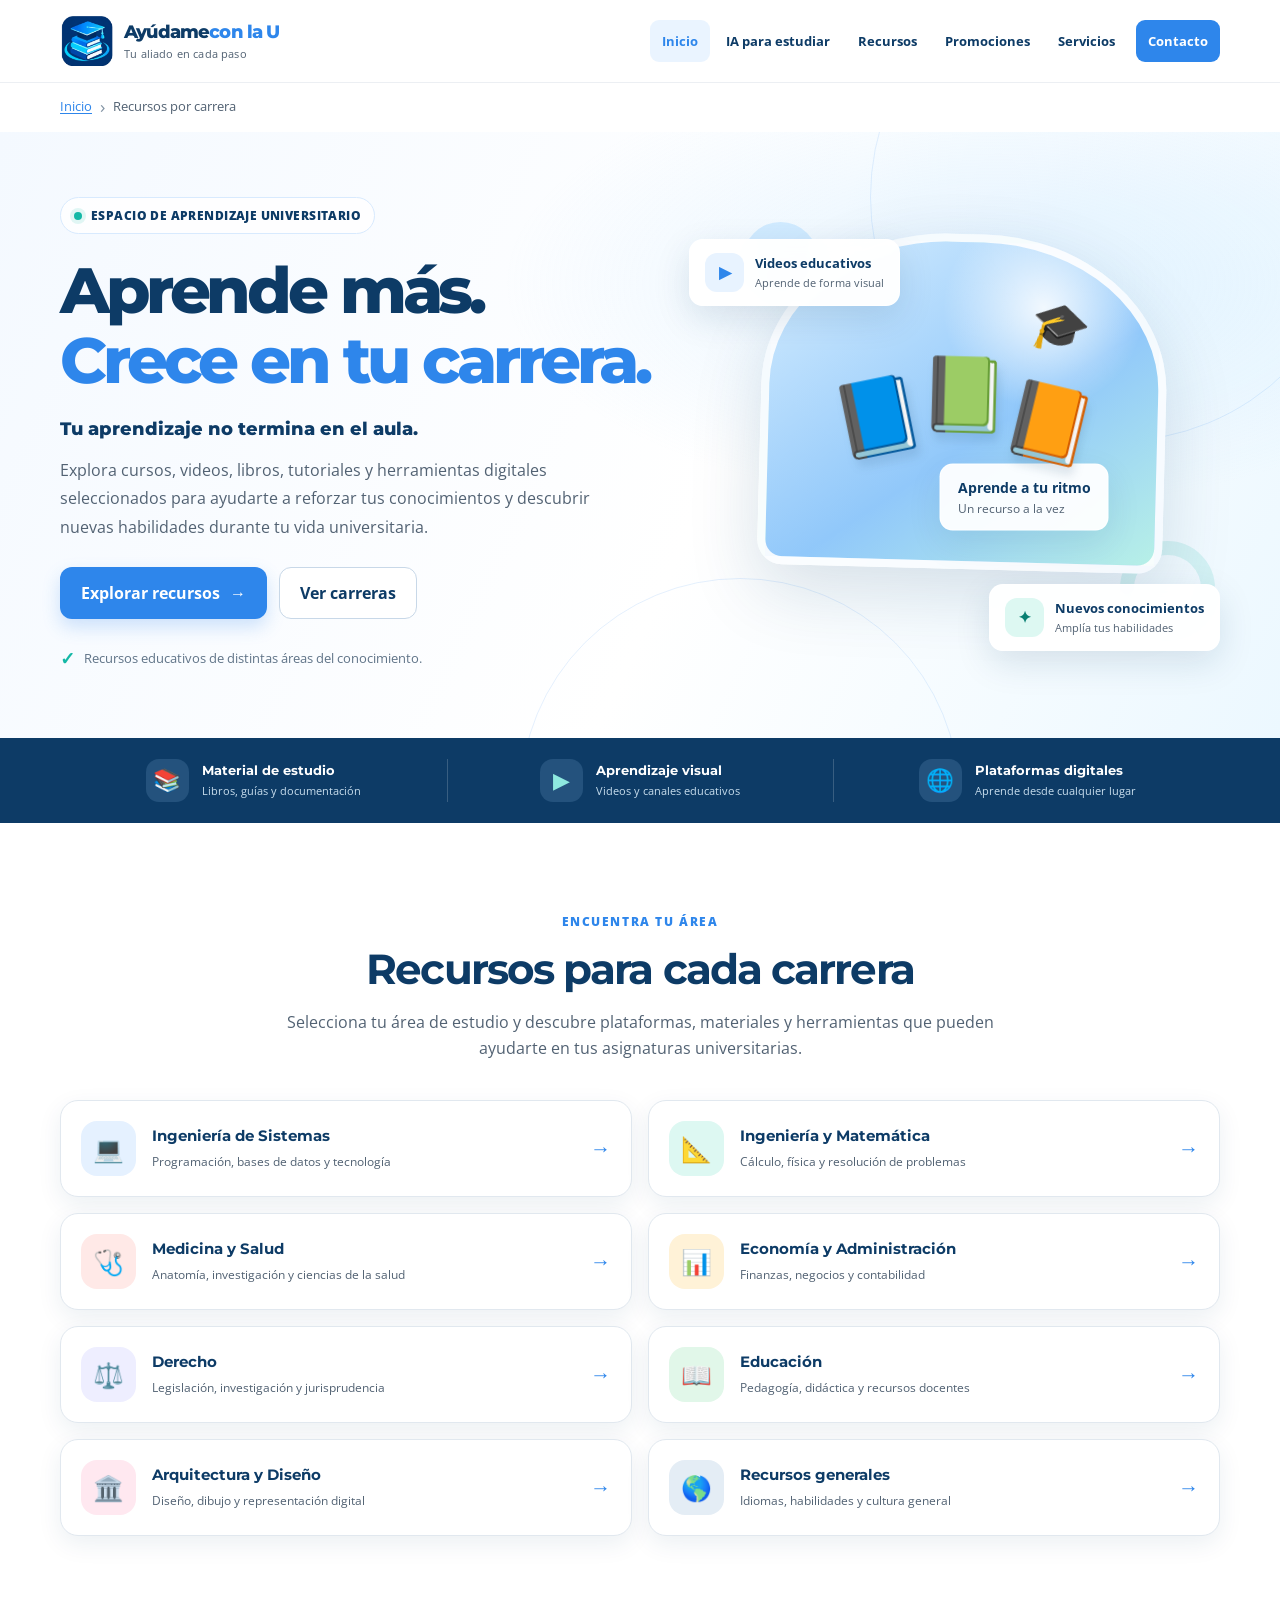
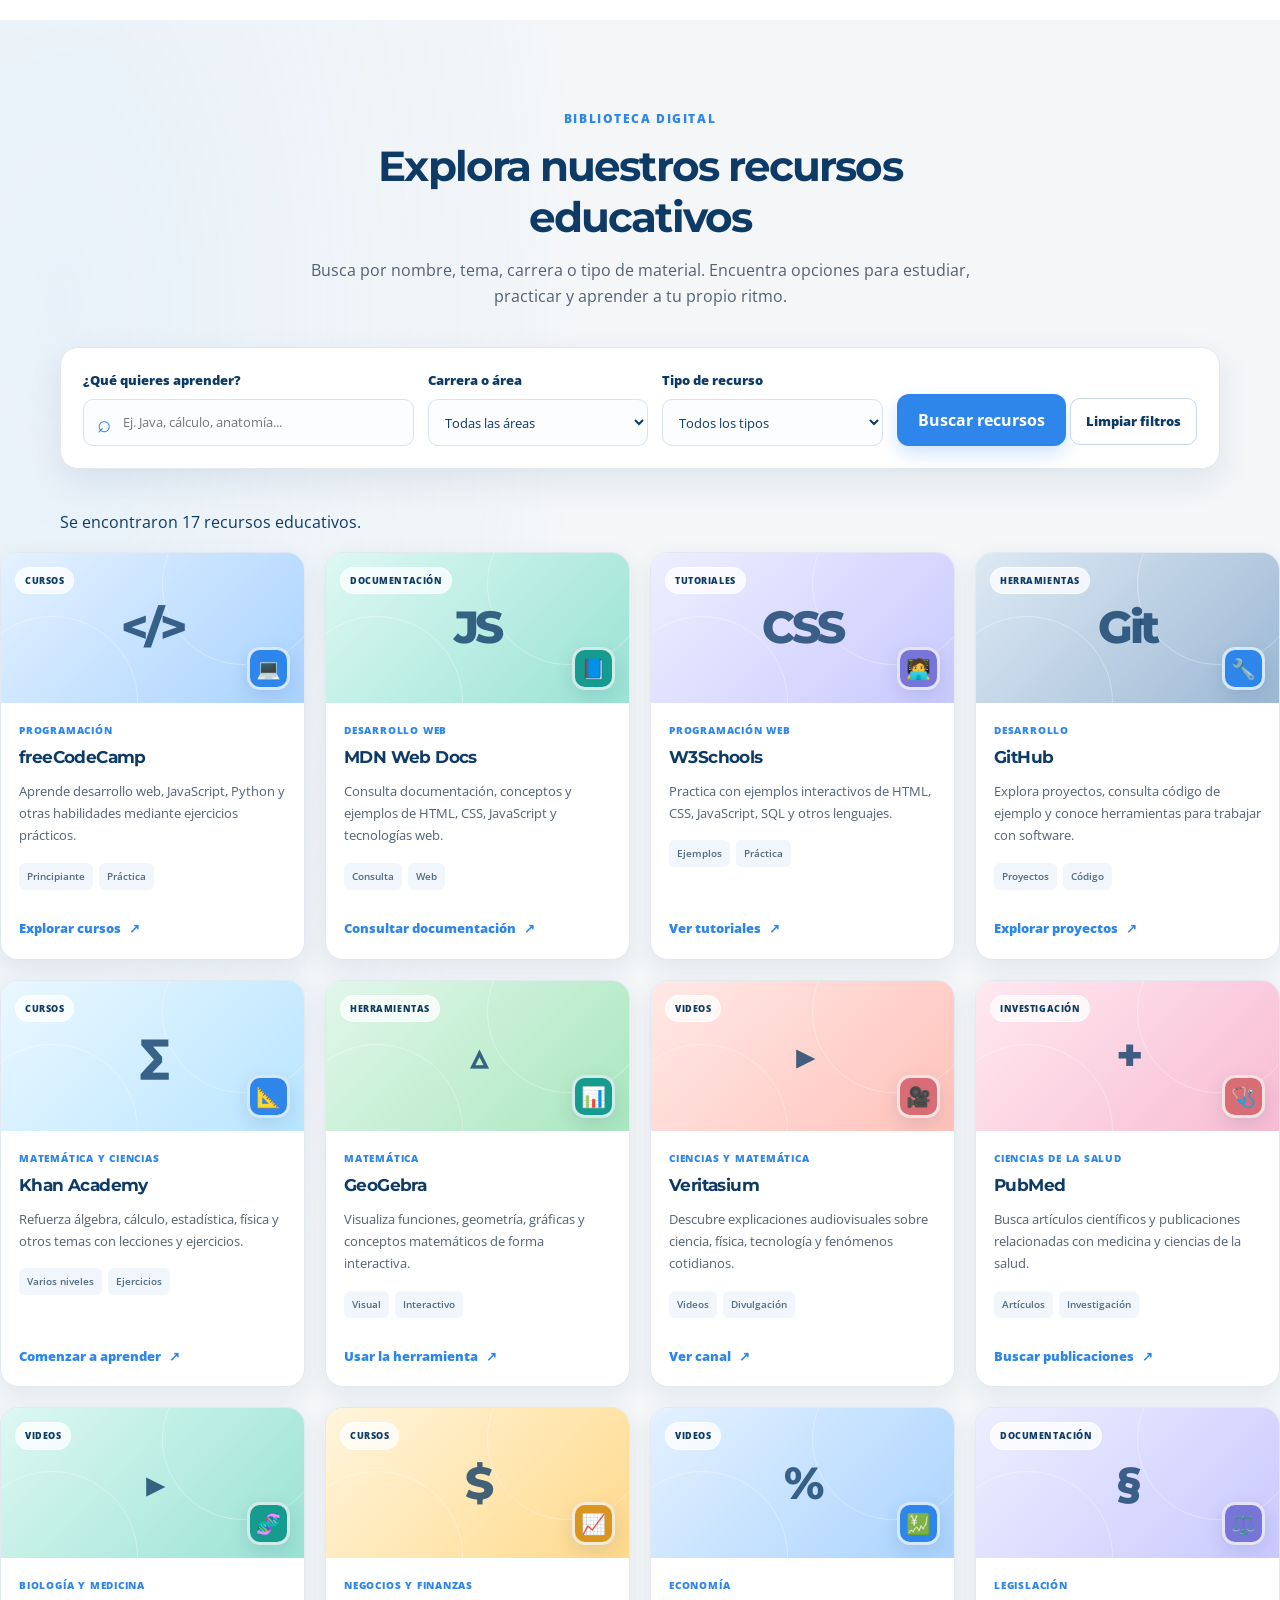
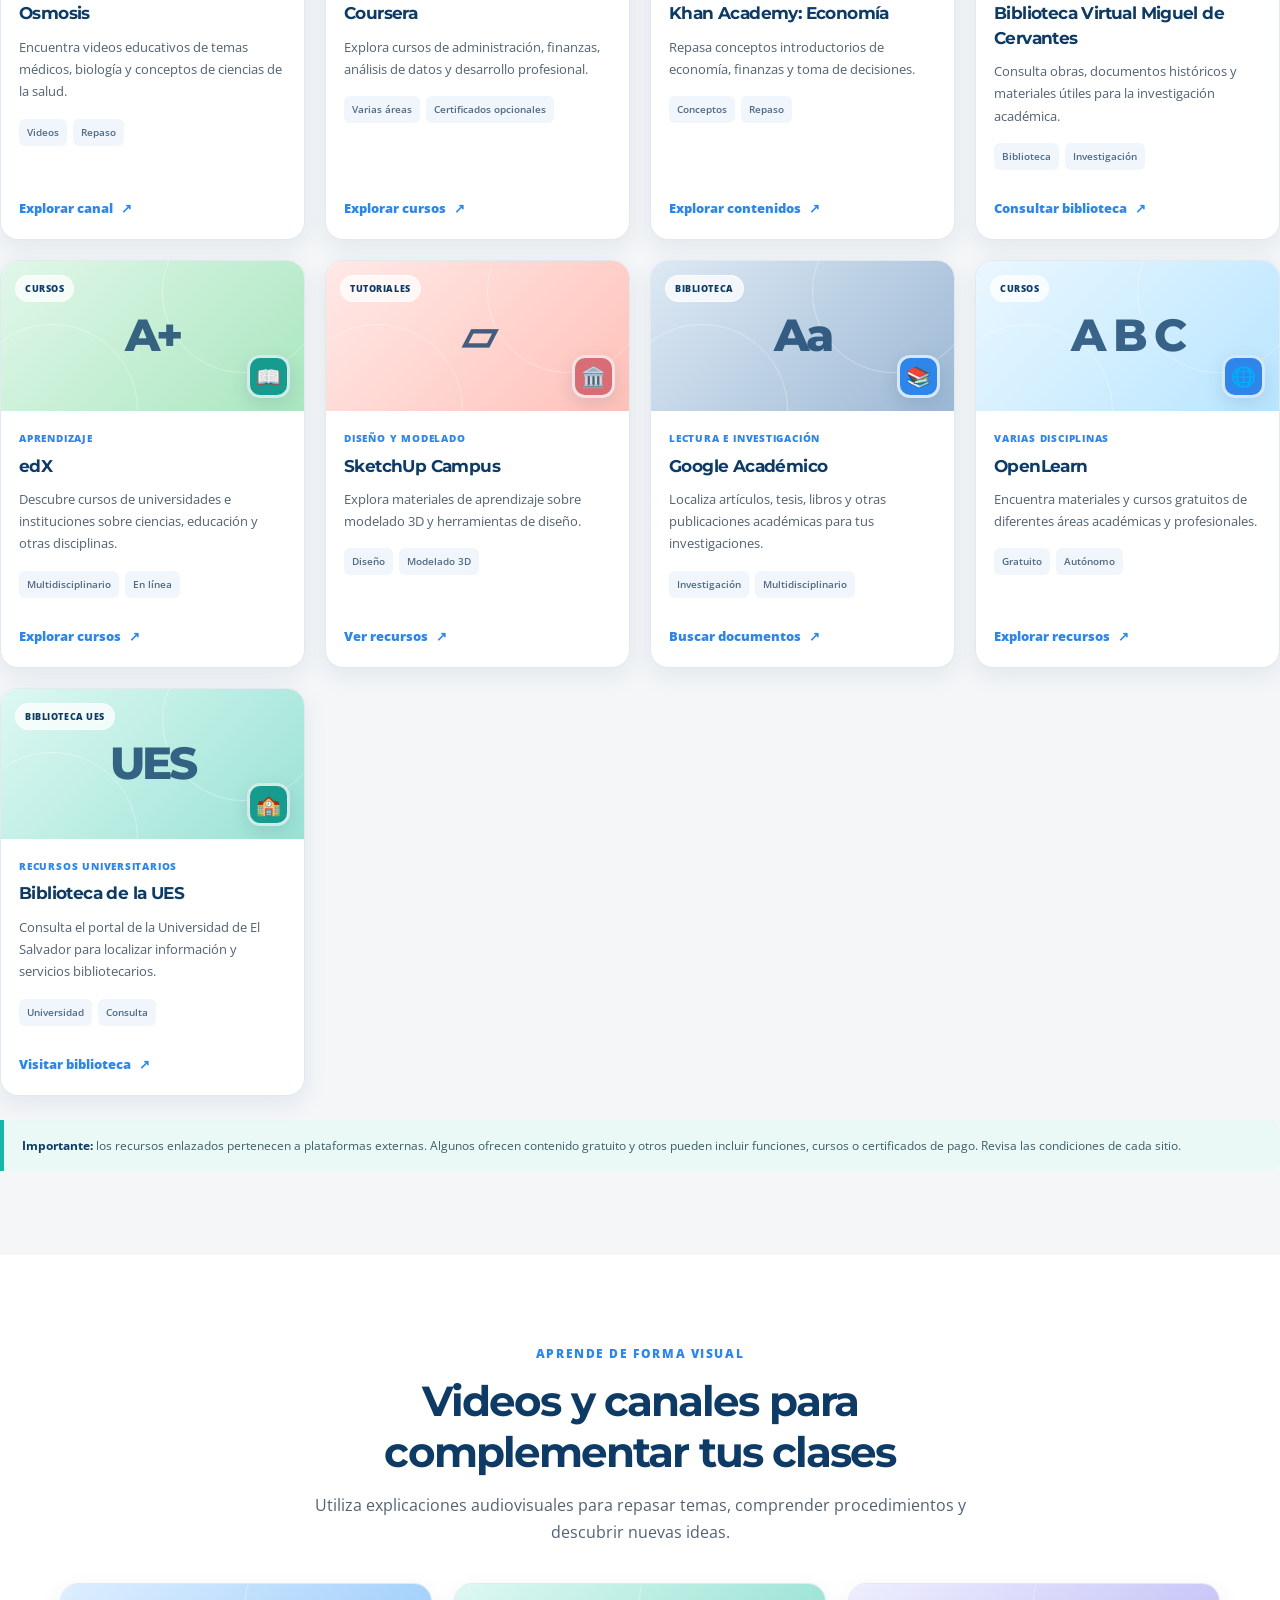
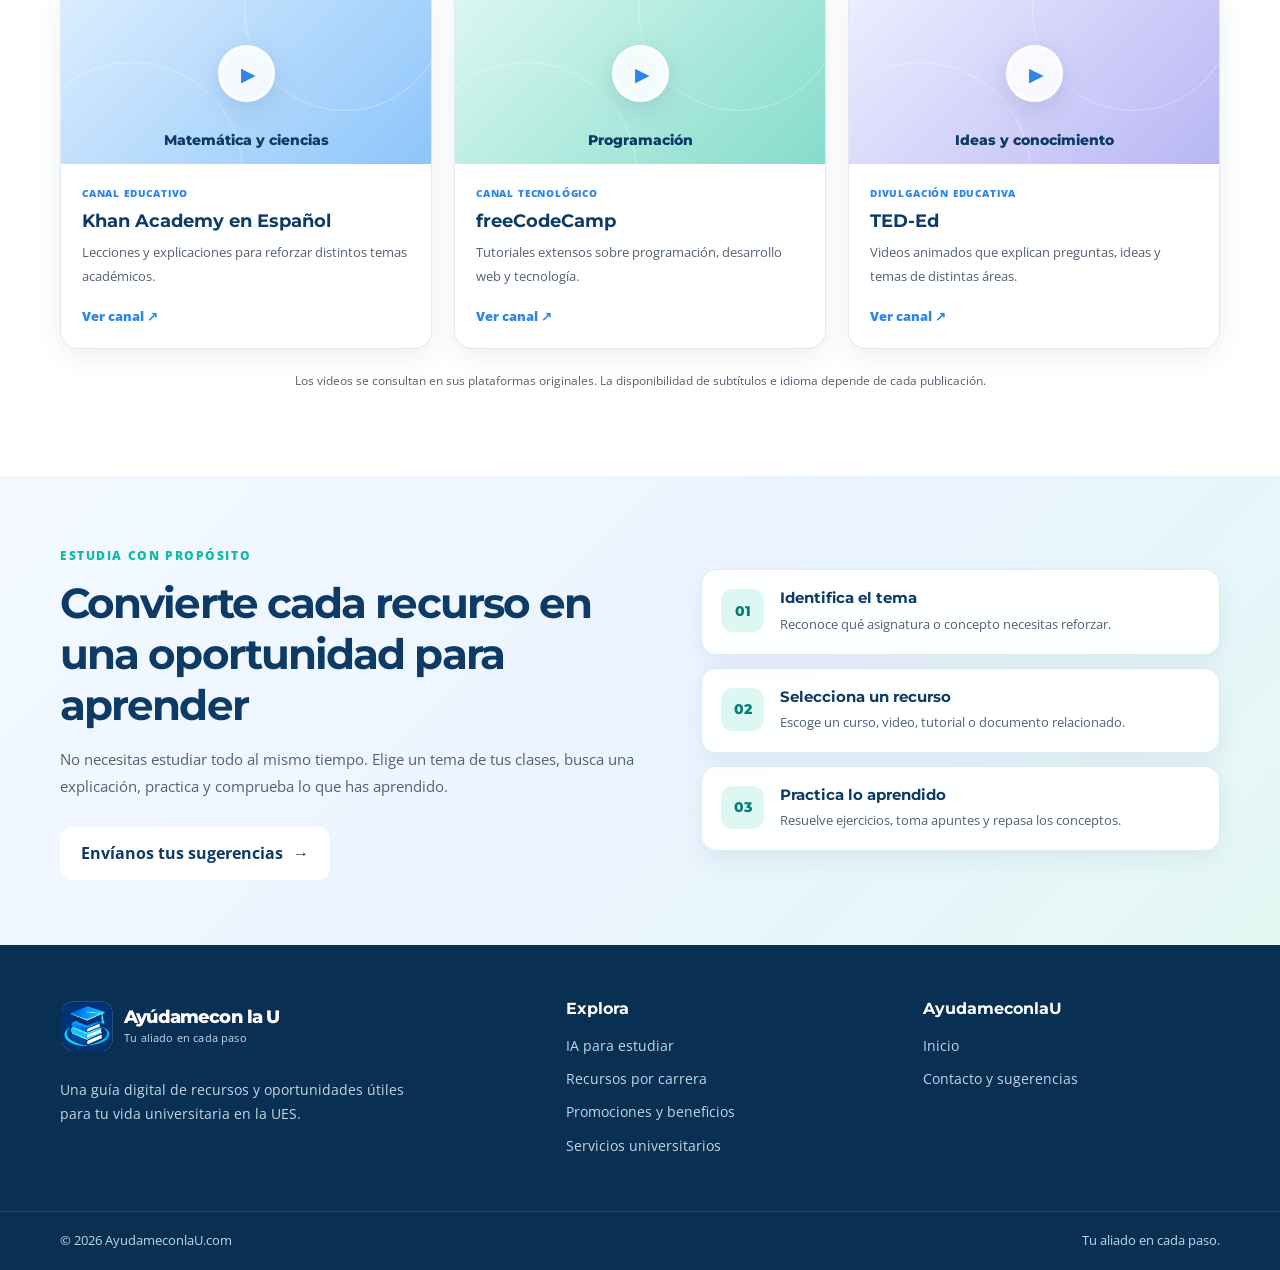
<file: HTML/recursos.html>
<!DOCTYPE html>
<html lang="es">
<head>
  <meta charset="UTF-8">
  <meta name="viewport" content="width=device-width, initial-scale=1.0">
  <title>TPI115 - 2026 - Recursos por carrera UES</title>
  <meta name="description" content="Encuentra cursos, videos, libros, tutoriales y herramientas educativas para reforzar tus conocimientos y aprender según tus intereses académicos.">
  <meta name="keywords" content="recursos académicos por carrera, recursos por carrera UES, cursos para estudiantes, tutoriales, libros universitarios, material de estudio, aprendizaje digital">
  <meta name="author" content="AyudameconlaU.com">
  <meta name="robots" content="index, follow, max-image-preview:large">
  <meta name="theme-color" content="#0D3B66">
  <link rel="canonical" href="https://dmurgas.github.io/ayudameconlaU.com/HTML/recursos.html">
  <link rel="icon" type="image/png" sizes="512x512" href="../img/favicon.png">
  <link rel="apple-touch-icon" sizes="180x180" href="../img/apple-touch-icon.png">
  <script src="../JS/principal.js"></script>

  <!-- Open Graph: vista previa al compartir -->
  <meta property="og:type" content="website">
  <meta property="og:site_name" content="AyudameconlaU.com">
  <meta property="og:title" content="Recursos por carrera | AyudameconlaU.com">
  <meta property="og:description" content="Explora cursos, tutoriales, libros, videos y herramientas de aprendizaje útiles para tu carrera universitaria.">
  <meta property="og:url" content="https://dmurgas.github.io/ayudameconlaU.com/HTML/recursos.html">
  <meta property="og:locale" content="es_SV">
  <meta property="og:image" content="https://dmurgas.github.io/ayudameconlaU.com/img/og-ayudameconlau.jpg">
  <meta property="og:image:secure_url" content="https://dmurgas.github.io/ayudameconlaU.com/img/og-ayudameconlau.jpg">
  <meta property="og:image:type" content="image/jpeg">
  <meta property="og:image:width" content="1200">
  <meta property="og:image:height" content="630">
  <meta property="og:image:alt" content="AyudameconlaU.com: tu aliado en cada paso para estudiantes UES">

  <!-- X/Twitter Cards: vista previa grande -->
  <meta name="twitter:card" content="summary_large_image">
  <meta name="twitter:title" content="Recursos por carrera | AyudameconlaU.com">
  <meta name="twitter:description" content="Explora cursos, tutoriales, libros, videos y herramientas de aprendizaje útiles para tu carrera universitaria.">
  <meta name="twitter:image" content="https://dmurgas.github.io/ayudameconlaU.com/img/og-ayudameconlau.jpg">
  <meta name="twitter:image:alt" content="AyudameconlaU.com: tu aliado en cada paso para estudiantes UES">

  <!-- Datos estructurados JSON-LD -->
  <script type="application/ld+json">
{
  "@context": "https://schema.org",
  "@graph": [
    {
      "@type": "WebPage",
      "@id": "https://dmurgas.github.io/ayudameconlaU.com/HTML/recursos.html#webpage",
      "url": "https://dmurgas.github.io/ayudameconlaU.com/HTML/recursos.html",
      "name": "Recursos por carrera | AyudameconlaU.com",
      "description": "Encuentra cursos, videos, libros, tutoriales y herramientas educativas para reforzar tus conocimientos y aprender según tus intereses académicos.",
      "inLanguage": "es-SV",
      "isPartOf": {
        "@id": "https://dmurgas.github.io/ayudameconlaU.com/#website"
      },
      "publisher": {
        "@id": "https://dmurgas.github.io/ayudameconlaU.com/HTML/index.html#organization"
      },
      "about": {
        "@type": "Thing",
        "name": "Recursos educativos y materiales de aprendizaje por carrera"
      },
      "primaryImageOfPage": {
        "@type": "ImageObject",
        "url": "https://dmurgas.github.io/ayudameconlaU.com/img/og-ayudameconlau.jpg",
        "width": 1200,
        "height": 630
      },
      "breadcrumb": {
        "@id": "https://dmurgas.github.io/ayudameconlaU.com/HTML/recursos.html#breadcrumb"
      }
    },
    {
      "@type": "BreadcrumbList",
      "@id": "https://dmurgas.github.io/ayudameconlaU.com/HTML/recursos.html#breadcrumb",
      "itemListElement": [
        {
          "@type": "ListItem",
          "position": 1,
          "name": "Inicio",
          "item": "https://dmurgas.github.io/ayudameconlaU.com/HTML/index.html"
        },
        {
          "@type": "ListItem",
          "position": 2,
          "name": "Recursos por carrera",
          "item": "https://dmurgas.github.io/ayudameconlaU.com/HTML/recursos.html"
        }
      ]
    }
  ]
}
</script>

<link rel="stylesheet" href="../CSS/general.css">
<link rel="stylesheet" href="../CSS/recursos.css">
<link rel="preconnect" href="https://fonts.googleapis.com">
<link rel="preconnect" href="https://fonts.gstatic.com" crossorigin>
<link href="https://fonts.googleapis.com/css2?family=Montserrat:wght@400;500;600;700;800&family=Open+Sans:wght@400;500;600;700&display=swap" rel="stylesheet">
<!-- Google Analytics 4 -->
<script async src="https://www.googletagmanager.com/gtag/js?id=G-EQJB082H5X"></script>
<script>
  window.dataLayer = window.dataLayer || [];
  function gtag(){dataLayer.push(arguments);}
  gtag('js', new Date());
  gtag('config', 'G-EQJB082H5X');
</script>
</head>

<body>
    <a class="salto-contenido" href="#contenido">
        Saltar al contenido
    </a>
   <header class="encabezado">
    <div class="contenedor encabezado__interior">
      <a class="marca" href="index.html" aria-label="AyudameconlaU.com, inicio">
        <img class="marca__logo" src="../img/favicon.png" alt="Logo de AyudameconlaU.com" onerror="this.style.display='none'">
        <span class="marca__texto"><strong>Ayúdame<span>con la U</span></strong><small>Tu aliado en cada paso</small></span>
      </a>
      <button class="menu-alternar" type="button" aria-label="Abrir o cerrar menú" aria-expanded="false" aria-controls="navegacion-principal">
        <span></span><span></span><span></span>
      </button>
      <nav class="navegacion" id="navegacion-principal" aria-label="Navegación principal">
        <a class="navegacion__enlace navegacion__enlace--activo" href="index.html" aria-current="page">Inicio</a>
        <a class="navegacion__enlace" href="ia.html">IA para estudiar</a>
        <a class="navegacion__enlace" href="recursos.html">Recursos</a>
        <a class="navegacion__enlace" href="beneficios.html">Promociones</a>
        <a class="navegacion__enlace" href="servicios.html">Servicios</a>
        <a class="navegacion__enlace navegacion__enlace--contacto" href="contacto.html">Contacto</a>
      </nav>
    </div>
  </header>
  <nav class="migas" aria-label="Ruta de navegación">
    <a href="index.html">Inicio</a>
    <span class="migas__separador" aria-hidden="true">›</span>
    <span aria-current="page">Recursos por carrera</span>
  </nav>


    <main id="contenido">
        <section class="recursos-hero">
            <div class="recursos-hero__decoracion recursos-hero__decoracion--uno"></div>
            <div class="recursos-hero__decoracion recursos-hero__decoracion--dos"></div>
            <div class="contenedor recursos-hero__interior">
                <div class="recursos-hero__contenido">
                    <span class="etiqueta-superior">
                        <span class="etiqueta-superior__punto"></span>
                        ESPACIO DE APRENDIZAJE UNIVERSITARIO
                    </span>
                    <h1>
                        Aprende más.
                        <span>Crece en tu carrera.</span>
                    </h1>
                    <p class="recursos-hero__eslogan">
                        Tu aprendizaje no termina en el aula.
                    </p>
                    <p class="recursos-hero__descripcion">
                        Explora cursos, videos, libros, tutoriales y herramientas
                        digitales seleccionados para ayudarte a reforzar tus
                        conocimientos y descubrir nuevas habilidades durante
                        tu vida universitaria.
                    </p>
                    <div class="recursos-hero__acciones">
                        <a href="#explorar" class="boton boton--principal">
                            Explorar recursos <span aria-hidden="true">→</span>
                        </a>
                        <a href="#carreras" class="boton boton--secundario">
                            Ver carreras
                        </a>
                    </div>
                    <p class="recursos-hero__nota">
                        <span aria-hidden="true">✓</span>
                        Recursos educativos de distintas áreas del conocimiento.
                    </p>
                </div>

                <div class="recursos-hero__visual" aria-label="Ilustración de libros y aprendizaje">
                    <div class="recursos-hero__circulo recursos-hero__circulo--uno"></div>
                    <div class="recursos-hero__circulo recursos-hero__circulo--dos"></div>
                    <div class="recursos-hero__ilustracion">
                        <span class="recursos-hero__birrete" aria-hidden="true">🎓</span>
                        <span class="recursos-hero__libro recursos-hero__libro--uno" aria-hidden="true">📘</span>
                        <span class="recursos-hero__libro recursos-hero__libro--dos" aria-hidden="true">📗</span>
                        <span class="recursos-hero__libro recursos-hero__libro--tres" aria-hidden="true">📙</span>
                        <div class="recursos-hero__mensaje">
                            <strong>Aprende a tu ritmo</strong>
                            <small>Un recurso a la vez</small>
                        </div>
                    </div>
                    <div class="recursos-hero__flotante recursos-hero__flotante--arriba">
                        <span aria-hidden="true">▶</span>
                        <div>
                            <strong>Videos educativos</strong>
                            <small>Aprende de forma visual</small>
                        </div>
                    </div>
                    <div class="recursos-hero__flotante recursos-hero__flotante--abajo">
                        <span aria-hidden="true">✦</span>
                        <div>
                            <strong>Nuevos conocimientos</strong>
                            <small>Amplía tus habilidades</small>
                        </div>
                    </div>
                </div>
            </div>
        </section>

        <section class="recursos-franja" aria-label="Ventajas de la sección">
            <div class="contenedor recursos-franja__interior">
                <div class="recursos-franja__item">
                    <span aria-hidden="true">📚</span>
                    <p>
                        <strong>Material de estudio</strong>
                        <small>Libros, guías y documentación</small>
                    </p>
                </div>
                <div class="recursos-franja__item">
                    <span aria-hidden="true">▶</span>
                    <p>
                        <strong>Aprendizaje visual</strong>
                        <small>Videos y canales educativos</small>
                    </p>
                </div>
                <div class="recursos-franja__item">
                    <span aria-hidden="true">🌐</span>
                    <p>
                        <strong>Plataformas digitales</strong>
                        <small>Aprende desde cualquier lugar</small>
                    </p>
                </div>
            </div>
        </section>
        
        <section class="seccion recursos-carreras" id="carreras">
            <div class="contenedor">
                <div class="encabezado-seccion">
                    <span class="ceja">ENCUENTRA TU ÁREA</span>
                    <h2>Recursos para cada carrera</h2>
                    <p>
                        Selecciona tu área de estudio y descubre plataformas,
                        materiales y herramientas que pueden ayudarte en tus
                        asignaturas universitarias.
                    </p>
                </div>
                
                <div class="recursos-carreras__grid">
                    <a href="#explorar" class="carrera-card" data-seleccionar-carrera="sistemas">
                        <span class="carrera-card__icono carrera-card__icono--azul" aria-hidden="true">💻</span>
                        <span class="carrera-card__texto">
                            <strong>Ingeniería de Sistemas</strong>
                            <small>Programación, bases de datos y tecnología</small>
                        </span>
                        <span class="carrera-card__flecha" aria-hidden="true">→</span>
                    </a>

                    <a href="#explorar" class="carrera-card" data-seleccionar-carrera="ingenieria">
                        <span class="carrera-card__icono carrera-card__icono--turquesa" aria-hidden="true">📐</span>
                        <span class="carrera-card__texto">
                            <strong>Ingeniería y Matemática</strong>
                            <small>Cálculo, física y resolución de problemas</small>
                        </span>
                        <span class="carrera-card__flecha" aria-hidden="true">→</span>
                    </a>

                    <a href="#explorar" class="carrera-card" data-seleccionar-carrera="medicina">
                        <span class="carrera-card__icono carrera-card__icono--coral" aria-hidden="true">🩺</span>
                        <span class="carrera-card__texto">
                            <strong>Medicina y Salud</strong>
                            <small>Anatomía, investigación y ciencias de la salud</small>
                        </span>
                        <span class="carrera-card__flecha" aria-hidden="true">→</span>
                    </a>

                    <a href="#explorar" class="carrera-card" data-seleccionar-carrera="economia">
                        <span class="carrera-card__icono carrera-card__icono--amarillo" aria-hidden="true">📊</span>
                        <span class="carrera-card__texto">
                            <strong>Economía y Administración</strong>
                            <small>Finanzas, negocios y contabilidad</small>
                        </span>
                        <span class="carrera-card__flecha" aria-hidden="true">→</span>
                    </a>

                    <a href="#explorar" class="carrera-card" data-seleccionar-carrera="derecho">
                        <span class="carrera-card__icono carrera-card__icono--morado" aria-hidden="true">⚖️</span>
                        <span class="carrera-card__texto">
                            <strong>Derecho</strong>
                            <small>Legislación, investigación y jurisprudencia</small>
                        </span>
                        <span class="carrera-card__flecha" aria-hidden="true">→</span>
                    </a>

                    <a href="#explorar" class="carrera-card" data-seleccionar-carrera="educacion">
                        <span class="carrera-card__icono carrera-card__icono--verde" aria-hidden="true">📖</span>
                        <span class="carrera-card__texto">
                            <strong>Educación</strong>
                            <small>Pedagogía, didáctica y recursos docentes</small>
                        </span>
                        <span class="carrera-card__flecha" aria-hidden="true">→</span>
                    </a>

                    <a href="#explorar" class="carrera-card" data-seleccionar-carrera="arquitectura">
                        <span class="carrera-card__icono carrera-card__icono--rosa" aria-hidden="true">🏛️</span>
                        <span class="carrera-card__texto">
                            <strong>Arquitectura y Diseño</strong>
                            <small>Diseño, dibujo y representación digital</small>
                        </span>
                        <span class="carrera-card__flecha" aria-hidden="true">→</span>
                    </a>

                    <a href="#explorar" class="carrera-card" data-seleccionar-carrera="todas">
                        <span class="carrera-card__icono carrera-card__icono--oscuro" aria-hidden="true">🌎</span>
                        <span class="carrera-card__texto">
                            <strong>Recursos generales</strong>
                            <small>Idiomas, habilidades y cultura general</small>
                        </span>
                        <span class="carrera-card__flecha" aria-hidden="true">→</span>
                    </a>
                </div>
            </div>
        </section>

        <section class="seccion recursos-catalogo" id="explorar">
            <div class="contenedor">
                <div class="encabezado-seccion">
                    <span class="ceja">BIBLIOTECA DIGITAL</span>
                    <h2>Explora nuestros recursos educativos</h2>
                    <p>
                        Busca por nombre, tema, carrera o tipo de material.
                        Encuentra opciones para estudiar, practicar y aprender
                        a tu propio ritmo.
                    </p>
                </div>

                <div class="recursos-filtros">
                    <div class="recursos-filtros__busqueda">
                        <label for="buscador-recursos">¿Qué quieres aprender?</label>
                        <div class="recursos-filtros__campo">
                            <span aria-hidden="true">⌕</span>
                            <input type="search"
                                   id="buscador-recursos"
                                   placeholder="Ej. Java, cálculo, anatomía..."
                                   autocomplete="off">
                        </div>
                    </div>

                    <div class="recursos-filtros__grupo">
                        <label for="filtro-carrera">Carrera o área</label>
                        <select id="filtro-carrera">
                            <option value="todas">Todas las áreas</option>
                            <option value="sistemas">Ingeniería de Sistemas</option>
                            <option value="ingenieria">Ingeniería y Matemática</option>
                            <option value="medicina">Medicina y Salud</option>
                            <option value="economia">Economía y Administración</option>
                            <option value="derecho">Derecho</option>
                            <option value="educacion">Educación</option>
                            <option value="arquitectura">Arquitectura y Diseño</option>
                        </select>
                    </div>

                    <div class="recursos-filtros__grupo">
                        <label for="filtro-tipo">Tipo de recurso</label>
                        <select id="filtro-tipo">
                            <option value="todos">Todos los tipos</option>
                            <option value="cursos">Cursos</option>
                            <option value="videos">Videos y canales</option>
                            <option value="documentacion">Documentación y libros</option>
                            <option value="tutoriales">Tutoriales</option>
                            <option value="herramientas">Herramientas digitales</option>
                        </select>
                    </div>

                    <div class="recursos-filtros__acciones">
                        <button type="button"
                                class="boton boton--principal"
                                id="buscar-filtros">
                            Buscar recursos
                        </button>
                        <button type="button"
                                class="recursos-filtros__limpiar"
                                id="limpiar-filtros">
                            Limpiar filtros
                        </button>
                    </div>
                </div>
                
                <div class="recursos-resultados">
                </div>
                    <p id="resultado-conteo" aria-live="polite">
                        Mostrando recursos educativos
                    </p>
                </div>
                
                <div class="recursos-grid" id="lista-recursos">
                    <article class="recurso-card" data-carrera="sistemas" data-tipo="cursos">
                        <div class="recurso-card__portada recurso-card__portada--azul">
                            <span class="recurso-card__etiqueta">CURSOS</span>
                            <span class="recurso-card__simbolo" aria-hidden="true">&lt;/&gt;</span>
                            <span class="recurso-card__icono" aria-hidden="true">💻</span>
                        </div>
                        <div class="recurso-card__contenido">
                            <span class="recurso-card__categoria">PROGRAMACIÓN</span>
                            <h3>freeCodeCamp</h3>
                            <p>Aprende desarrollo web, JavaScript, Python y otras habilidades mediante ejercicios prácticos.</p>
                            <div class="recurso-card__etiquetas">
                                <span>Principiante</span><span>Práctica</span>
                            </div>
                            <a href="https://www.freecodecamp.org/" target="_blank" rel="noopener noreferrer" class="recurso-card__enlace">
                                Explorar cursos <span aria-hidden="true">↗</span>
                            </a>
                        </div>
                    </article>

                    <article class="recurso-card" data-carrera="sistemas" data-tipo="documentacion">
                        <div class="recurso-card__portada recurso-card__portada--turquesa">
                            <span class="recurso-card__etiqueta">DOCUMENTACIÓN</span>
                            <span class="recurso-card__simbolo" aria-hidden="true">JS</span>
                            <span class="recurso-card__icono" aria-hidden="true">📘</span>
                        </div>
                        <div class="recurso-card__contenido">
                            <span class="recurso-card__categoria">DESARROLLO WEB</span>
                            <h3>MDN Web Docs</h3>
                            <p>Consulta documentación, conceptos y ejemplos de HTML, CSS, JavaScript y tecnologías web.</p>
                            <div class="recurso-card__etiquetas">
                                <span>Consulta</span><span>Web</span>
                            </div>
                            <a href="https://developer.mozilla.org/es/" target="_blank" rel="noopener noreferrer" class="recurso-card__enlace">
                                Consultar documentación <span aria-hidden="true">↗</span>
                            </a>
                        </div>
                    </article>

                    <article class="recurso-card" data-carrera="sistemas" data-tipo="tutoriales">
                        <div class="recurso-card__portada recurso-card__portada--morado">
                            <span class="recurso-card__etiqueta">TUTORIALES</span>
                            <span class="recurso-card__simbolo" aria-hidden="true">CSS</span>
                            <span class="recurso-card__icono" aria-hidden="true">🧑‍💻</span>
                        </div>
                        <div class="recurso-card__contenido">
                            <span class="recurso-card__categoria">PROGRAMACIÓN WEB</span>
                            <h3>W3Schools</h3>
                            <p>Practica con ejemplos interactivos de HTML, CSS, JavaScript, SQL y otros lenguajes.</p>
                            <div class="recurso-card__etiquetas">
                                <span>Ejemplos</span><span>Práctica</span>
                            </div>
                            <a href="https://www.w3schools.com/" target="_blank" rel="noopener noreferrer" class="recurso-card__enlace">
                                Ver tutoriales <span aria-hidden="true">↗</span>
                            </a>
                        </div>
                    </article>

                    <article class="recurso-card" data-carrera="sistemas" data-tipo="herramientas">
                        <div class="recurso-card__portada recurso-card__portada--oscuro">
                            <span class="recurso-card__etiqueta">HERRAMIENTAS</span>
                            <span class="recurso-card__simbolo" aria-hidden="true">Git</span>
                            <span class="recurso-card__icono" aria-hidden="true">🔧</span>
                        </div>
                        <div class="recurso-card__contenido">
                            <span class="recurso-card__categoria">DESARROLLO</span>
                            <h3>GitHub</h3>
                            <p>Explora proyectos, consulta código de ejemplo y conoce herramientas para trabajar con software.</p>
                            <div class="recurso-card__etiquetas">
                                <span>Proyectos</span><span>Código</span>
                            </div>
                            <a href="https://github.com/" target="_blank" rel="noopener noreferrer" class="recurso-card__enlace">
                                Explorar proyectos <span aria-hidden="true">↗</span>
                            </a>
                        </div>
                    </article>

                    <article class="recurso-card" data-carrera="ingenieria" data-tipo="cursos">
                        <div class="recurso-card__portada recurso-card__portada--celeste">
                            <span class="recurso-card__etiqueta">CURSOS</span>
                            <span class="recurso-card__simbolo" aria-hidden="true">∑</span>
                            <span class="recurso-card__icono" aria-hidden="true">📐</span>
                        </div>
                        <div class="recurso-card__contenido">
                            <span class="recurso-card__categoria">MATEMÁTICA Y CIENCIAS</span>
                            <h3>Khan Academy</h3>
                            <p>Refuerza álgebra, cálculo, estadística, física y otros temas con lecciones y ejercicios.</p>
                            <div class="recurso-card__etiquetas">
                                <span>Varios niveles</span><span>Ejercicios</span>
                            </div>
                            <a href="https://es.khanacademy.org/" target="_blank" rel="noopener noreferrer" class="recurso-card__enlace">
                                Comenzar a aprender <span aria-hidden="true">↗</span>
                            </a>
                        </div>
                    </article>

                    <article class="recurso-card" data-carrera="ingenieria" data-tipo="herramientas">
                        <div class="recurso-card__portada recurso-card__portada--verde">
                            <span class="recurso-card__etiqueta">HERRAMIENTAS</span>
                            <span class="recurso-card__simbolo" aria-hidden="true">△</span>
                            <span class="recurso-card__icono" aria-hidden="true">📊</span>
                        </div>
                        <div class="recurso-card__contenido">
                            <span class="recurso-card__categoria">MATEMÁTICA</span>
                            <h3>GeoGebra</h3>
                            <p>Visualiza funciones, geometría, gráficas y conceptos matemáticos de forma interactiva.</p>
                            <div class="recurso-card__etiquetas">
                                <span>Visual</span><span>Interactivo</span>
                            </div>
                            <a href="https://www.geogebra.org/" target="_blank" rel="noopener noreferrer" class="recurso-card__enlace">
                                Usar la herramienta <span aria-hidden="true">↗</span>
                            </a>
                        </div>
                    </article>

                    <article class="recurso-card" data-carrera="ingenieria" data-tipo="videos">
                        <div class="recurso-card__portada recurso-card__portada--coral">
                            <span class="recurso-card__etiqueta">VIDEOS</span>
                            <span class="recurso-card__simbolo" aria-hidden="true">▶</span>
                            <span class="recurso-card__icono" aria-hidden="true">🎥</span>
                        </div>
                        <div class="recurso-card__contenido">
                            <span class="recurso-card__categoria">CIENCIAS Y MATEMÁTICA</span>
                            <h3>Veritasium</h3>
                            <p>Descubre explicaciones audiovisuales sobre ciencia, física, tecnología y fenómenos cotidianos.</p>
                            <div class="recurso-card__etiquetas">
                                <span>Videos</span><span>Divulgación</span>
                            </div>
                            <a href="https://www.youtube.com/@veritasium" target="_blank" rel="noopener noreferrer" class="recurso-card__enlace">
                                Ver canal <span aria-hidden="true">↗</span>
                            </a>
                        </div>
                    </article>

                    <article class="recurso-card" data-carrera="medicina" data-tipo="documentacion">
                        <div class="recurso-card__portada recurso-card__portada--rosa">
                            <span class="recurso-card__etiqueta">INVESTIGACIÓN</span>
                            <span class="recurso-card__simbolo" aria-hidden="true">+</span>
                            <span class="recurso-card__icono" aria-hidden="true">🩺</span>
                        </div>
                        <div class="recurso-card__contenido">
                            <span class="recurso-card__categoria">CIENCIAS DE LA SALUD</span>
                            <h3>PubMed</h3>
                            <p>Busca artículos científicos y publicaciones relacionadas con medicina y ciencias de la salud.</p>
                            <div class="recurso-card__etiquetas">
                                <span>Artículos</span><span>Investigación</span>
                            </div>
                            <a href="https://pubmed.ncbi.nlm.nih.gov/" target="_blank" rel="noopener noreferrer" class="recurso-card__enlace">
                                Buscar publicaciones <span aria-hidden="true">↗</span>
                            </a>
                        </div>
                    </article>

                    <article class="recurso-card" data-carrera="medicina" data-tipo="videos">
                        <div class="recurso-card__portada recurso-card__portada--turquesa">
                            <span class="recurso-card__etiqueta">VIDEOS</span>
                            <span class="recurso-card__simbolo" aria-hidden="true">▶</span>
                            <span class="recurso-card__icono" aria-hidden="true">🧬</span>
                        </div>
                        <div class="recurso-card__contenido">
                            <span class="recurso-card__categoria">BIOLOGÍA Y MEDICINA</span>
                            <h3>Osmosis</h3>
                            <p>Encuentra videos educativos de temas médicos, biología y conceptos de ciencias de la salud.</p>
                            <div class="recurso-card__etiquetas">
                                <span>Videos</span><span>Repaso</span>
                            </div>
                            <a href="https://www.youtube.com/@osmosis" target="_blank" rel="noopener noreferrer" class="recurso-card__enlace">
                                Explorar canal <span aria-hidden="true">↗</span>
                            </a>
                        </div>
                    </article>

                    <article class="recurso-card" data-carrera="economia" data-tipo="cursos">
                        <div class="recurso-card__portada recurso-card__portada--amarillo">
                            <span class="recurso-card__etiqueta">CURSOS</span>
                            <span class="recurso-card__simbolo" aria-hidden="true">$</span>
                            <span class="recurso-card__icono" aria-hidden="true">📈</span>
                        </div>
                        <div class="recurso-card__contenido">
                            <span class="recurso-card__categoria">NEGOCIOS Y FINANZAS</span>
                            <h3>Coursera</h3>
                            <p>Explora cursos de administración, finanzas, análisis de datos y desarrollo profesional.</p>
                            <div class="recurso-card__etiquetas">
                                <span>Varias áreas</span><span>Certificados opcionales</span>
                            </div>
                            <a href="https://www.coursera.org/" target="_blank" rel="noopener noreferrer" class="recurso-card__enlace">
                                Explorar cursos <span aria-hidden="true">↗</span>
                            </a>
                        </div>
                    </article>

                    <article class="recurso-card" data-carrera="economia" data-tipo="videos">
                        <div class="recurso-card__portada recurso-card__portada--azul">
                            <span class="recurso-card__etiqueta">VIDEOS</span>
                            <span class="recurso-card__simbolo" aria-hidden="true">%</span>
                            <span class="recurso-card__icono" aria-hidden="true">💹</span>
                        </div>
                        <div class="recurso-card__contenido">
                            <span class="recurso-card__categoria">ECONOMÍA</span>
                            <h3>Khan Academy: Economía</h3>
                            <p>Repasa conceptos introductorios de economía, finanzas y toma de decisiones.</p>
                            <div class="recurso-card__etiquetas">
                                <span>Conceptos</span><span>Repaso</span>
                            </div>
                            <a href="https://es.khanacademy.org/economics-finance-domain" target="_blank" rel="noopener noreferrer" class="recurso-card__enlace">
                                Explorar contenidos <span aria-hidden="true">↗</span>
                            </a>
                        </div>
                    </article>

                    <article class="recurso-card" data-carrera="derecho" data-tipo="documentacion">
                        <div class="recurso-card__portada recurso-card__portada--morado">
                            <span class="recurso-card__etiqueta">DOCUMENTACIÓN</span>
                            <span class="recurso-card__simbolo" aria-hidden="true">§</span>
                            <span class="recurso-card__icono" aria-hidden="true">⚖️</span>
                        </div>
                        <div class="recurso-card__contenido">
                            <span class="recurso-card__categoria">LEGISLACIÓN</span>
                            <h3>Biblioteca Virtual Miguel de Cervantes</h3>
                            <p>Consulta obras, documentos históricos y materiales útiles para la investigación académica.</p>
                            <div class="recurso-card__etiquetas">
                                <span>Biblioteca</span><span>Investigación</span>
                            </div>
                            <a href="https://www.cervantesvirtual.com/" target="_blank" rel="noopener noreferrer" class="recurso-card__enlace">
                                Consultar biblioteca <span aria-hidden="true">↗</span>
                            </a>
                        </div>
                    </article>

                    <article class="recurso-card" data-carrera="educacion" data-tipo="cursos">
                        <div class="recurso-card__portada recurso-card__portada--verde">
                            <span class="recurso-card__etiqueta">CURSOS</span>
                            <span class="recurso-card__simbolo" aria-hidden="true">A+</span>
                            <span class="recurso-card__icono" aria-hidden="true">📖</span>
                        </div>
                        <div class="recurso-card__contenido">
                            <span class="recurso-card__categoria">APRENDIZAJE</span>
                            <h3>edX</h3>
                            <p>Descubre cursos de universidades e instituciones sobre ciencias, educación y otras disciplinas.</p>
                            <div class="recurso-card__etiquetas">
                                <span>Multidisciplinario</span><span>En línea</span>
                            </div>
                            <a href="https://www.edx.org/" target="_blank" rel="noopener noreferrer" class="recurso-card__enlace">
                                Explorar cursos <span aria-hidden="true">↗</span>
                            </a>
                        </div>
                    </article>

                    <article class="recurso-card" data-carrera="arquitectura" data-tipo="tutoriales">
                        <div class="recurso-card__portada recurso-card__portada--coral">
                            <span class="recurso-card__etiqueta">TUTORIALES</span>
                            <span class="recurso-card__simbolo" aria-hidden="true">▱</span>
                            <span class="recurso-card__icono" aria-hidden="true">🏛️</span>
                        </div>
                        <div class="recurso-card__contenido">
                            <span class="recurso-card__categoria">DISEÑO Y MODELADO</span>
                            <h3>SketchUp Campus</h3>
                            <p>Explora materiales de aprendizaje sobre modelado 3D y herramientas de diseño.</p>
                            <div class="recurso-card__etiquetas">
                                <span>Diseño</span><span>Modelado 3D</span>
                            </div>
                            <a href="https://learn.sketchup.com/" target="_blank" rel="noopener noreferrer" class="recurso-card__enlace">
                                Ver recursos <span aria-hidden="true">↗</span>
                            </a>
                        </div>
                    </article>

                    <article class="recurso-card" data-carrera="todas" data-tipo="documentacion">
                        <div class="recurso-card__portada recurso-card__portada--oscuro">
                            <span class="recurso-card__etiqueta">BIBLIOTECA</span>
                            <span class="recurso-card__simbolo" aria-hidden="true">Aa</span>
                            <span class="recurso-card__icono" aria-hidden="true">📚</span>
                        </div>
                        <div class="recurso-card__contenido">
                            <span class="recurso-card__categoria">LECTURA E INVESTIGACIÓN</span>
                            <h3>Google Académico</h3>
                            <p>Localiza artículos, tesis, libros y otras publicaciones académicas para tus investigaciones.</p>
                            <div class="recurso-card__etiquetas">
                                <span>Investigación</span><span>Multidisciplinario</span>
                            </div>
                            <a href="https://scholar.google.com/" target="_blank" rel="noopener noreferrer" class="recurso-card__enlace">
                                Buscar documentos <span aria-hidden="true">↗</span>
                            </a>
                        </div>
                    </article>

                    <article class="recurso-card" data-carrera="todas" data-tipo="cursos">
                        <div class="recurso-card__portada recurso-card__portada--celeste">
                            <span class="recurso-card__etiqueta">CURSOS</span>
                            <span class="recurso-card__simbolo" aria-hidden="true">A B C</span>
                            <span class="recurso-card__icono" aria-hidden="true">🌐</span>
                        </div>
                        <div class="recurso-card__contenido">
                            <span class="recurso-card__categoria">VARIAS DISCIPLINAS</span>
                            <h3>OpenLearn</h3>
                            <p>Encuentra materiales y cursos gratuitos de diferentes áreas académicas y profesionales.</p>
                            <div class="recurso-card__etiquetas">
                                <span>Gratuito</span><span>Autónomo</span>
                            </div>
                            <a href="https://www.open.edu/openlearn/" target="_blank" rel="noopener noreferrer" class="recurso-card__enlace">
                                Explorar recursos <span aria-hidden="true">↗</span>
                            </a>
                        </div>
                    </article>

                    <article class="recurso-card" data-carrera="todas" data-tipo="documentacion">
                        <div class="recurso-card__portada recurso-card__portada--turquesa">
                            <span class="recurso-card__etiqueta">BIBLIOTECA UES</span>
                            <span class="recurso-card__simbolo" aria-hidden="true">UES</span>
                            <span class="recurso-card__icono" aria-hidden="true">🏫</span>
                        </div>
                        <div class="recurso-card__contenido">
                            <span class="recurso-card__categoria">RECURSOS UNIVERSITARIOS</span>
                            <h3>Biblioteca de la UES</h3>
                            <p>Consulta el portal de la Universidad de El Salvador para localizar información y servicios bibliotecarios.</p>
                            <div class="recurso-card__etiquetas">
                                <span>Universidad</span><span>Consulta</span>
                            </div>
                            <a href="https://biblioteca.ues.edu.sv/" target="_blank" rel="noopener noreferrer" class="recurso-card__enlace">
                                Visitar biblioteca <span aria-hidden="true">↗</span>
                            </a>
                        </div>
                    </article>
                </div>
    
                <div class="recursos-sin-resultados" id="sin-resultados" hidden>
                    <span aria-hidden="true">🔎</span>
                    <h3>No encontramos recursos con esos filtros</h3>
                    <p>
                        Prueba con otra palabra o selecciona una carrera
                        o tipo de recurso diferente.
                    </p>
                    <button type="button"
                            class="boton boton--principal"
                            id="limpiar-filtros-vacio">
                        Mostrar todos los recursos
                    </button>
                </div>
                <p class="recursos-aviso">
                    <strong>Importante:</strong> los recursos enlazados pertenecen
                    a plataformas externas. Algunos ofrecen contenido gratuito y
                    otros pueden incluir funciones, cursos o certificados de pago.
                    Revisa las condiciones de cada sitio.
                </p>
            </div>
        </section>


        <section class="seccion recursos-videos" id="videos">
            <div class="contenedor">
                <div class="encabezado-seccion">
                    <span class="ceja">APRENDE DE FORMA VISUAL</span>
                    <h2>Videos y canales para complementar tus clases</h2>
                    <p>
                        Utiliza explicaciones audiovisuales para repasar temas,
                        comprender procedimientos y descubrir nuevas ideas.
                    </p>
                </div>

                <div class="recursos-videos__grid">
                    <a class="video-card"
                       href="https://www.youtube.com/@KhanAcademyEspanol"
                       target="_blank" rel="noopener noreferrer">
                        <div class="video-card__imagen video-card__imagen--azul">
                            <span class="video-card__play" aria-hidden="true">▶</span>
                            <span class="video-card__texto-imagen">Matemática y ciencias</span>
                        </div>
                        <div class="video-card__contenido">
                            <span class="video-card__tipo">CANAL EDUCATIVO</span>
                            <h3>Khan Academy en Español</h3>
                            <p>Lecciones y explicaciones para reforzar distintos temas académicos.</p>
                            <span class="video-card__enlace">Ver canal ↗</span>
                        </div>
                    </a>

                    <a class="video-card"
                       href="https://www.youtube.com/@freecodecamp"
                       target="_blank" rel="noopener noreferrer">
                        <div class="video-card__imagen video-card__imagen--turquesa">
                            <span class="video-card__play" aria-hidden="true">▶</span>
                            <span class="video-card__texto-imagen">Programación</span>
                        </div>
                        <div class="video-card__contenido">
                            <span class="video-card__tipo">CANAL TECNOLÓGICO</span>
                            <h3>freeCodeCamp</h3>
                            <p>Tutoriales extensos sobre programación, desarrollo web y tecnología.</p>
                            <span class="video-card__enlace">Ver canal ↗</span>
                        </div>
                    </a>

                    <a class="video-card"
                       href="https://www.youtube.com/@TED-Ed"
                       target="_blank" rel="noopener noreferrer">
                        <div class="video-card__imagen video-card__imagen--morado">
                            <span class="video-card__play" aria-hidden="true">▶</span>
                            <span class="video-card__texto-imagen">Ideas y conocimiento</span>
                        </div>
                        <div class="video-card__contenido">
                            <span class="video-card__tipo">DIVULGACIÓN EDUCATIVA</span>
                            <h3>TED-Ed</h3>
                            <p>Videos animados que explican preguntas, ideas y temas de distintas áreas.</p>
                            <span class="video-card__enlace">Ver canal ↗</span>
                        </div>
                    </a>
                </div>

                <p class="recursos-videos__nota">
                    Los videos se consultan en sus plataformas originales.
                    La disponibilidad de subtítulos e idioma depende de cada publicación.
                </p>
            </div>
        </section>
        
        <section class="recursos-guia">
            <div class="contenedor recursos-guia__interior">
                <div class="recursos-guia__contenido">
                    <span class="ceja recursos-guia__ceja">ESTUDIA CON PROPÓSITO</span>
                    <h2>Convierte cada recurso en una oportunidad para aprender</h2>
                    <p>
                        No necesitas estudiar todo al mismo tiempo. Elige un tema
                        de tus clases, busca una explicación, practica y comprueba
                        lo que has aprendido.
                    </p>
                    <a href="contacto.html" class="boton boton--blanco">
                        Envíanos tus sugerencias <span aria-hidden="true">→</span>
                    </a>
                </div>

                <div class="recursos-guia__pasos">
                    <article class="guia-paso">
                        <span>01</span>
                        <div>
                            <h3>Identifica el tema</h3>
                            <p>Reconoce qué asignatura o concepto necesitas reforzar.</p>
                        </div>
                    </article>

                    <article class="guia-paso">
                        <span>02</span>
                        <div>
                            <h3>Selecciona un recurso</h3>
                            <p>Escoge un curso, video, tutorial o documento relacionado.</p>
                        </div>
                    </article>

                    <article class="guia-paso">
                        <span>03</span>
                        <div>
                            <h3>Practica lo aprendido</h3>
                            <p>Resuelve ejercicios, toma apuntes y repasa los conceptos.</p>
                        </div>
                    </article>
                </div>
            </div>
        </section>
    </main>

    <footer class="pie">
    <div class="contenedor pie__principal">
      <div class="pie__marca">
        <a class="marca marca--pie" href="index.html"><img class="marca__logo" src="../img/favicon.png" alt="" onerror="this.style.display='none'"><span class="marca__texto"><strong>Ayúdame<span>con la U</span></strong><small>Tu aliado en cada paso</small></span></a>
        <p>Una guía digital de recursos y oportunidades útiles para tu vida universitaria en la UES.</p>
      </div>
      <div class="pie__columna"><h2>Explora</h2><a href="ia.html">IA para estudiar</a><a href="recursos.html">Recursos por carrera</a><a href="beneficios.html">Promociones y beneficios</a><a href="servicios.html">Servicios universitarios</a></div>
      <div class="pie__columna"><h2>AyudameconlaU</h2><a href="index.html">Inicio</a><a href="contacto.html">Contacto y sugerencias</a></div>
    </div>
    <div class="pie__inferior"><div class="contenedor pie__inferior-interior"><span>© <span id="anio-actual">2026</span> AyudameconlaU.com</span><span>Tu aliado en cada paso.</span></div></div>
  </footer>
    <script src="../JS/recursos.js"></script>
</body>
</html>
</file>
<file: CSS/general.css>
/* AYUDAMECONLAU.COM — CSS GENERAL COMPARTIDO */
:root {
  --azul-oscuro: #0D3B66;
  --azul-principal: #2E86EB;
  --azul-claro: #A7D8FF;
  --turquesa: #14B8A6;
  --blanco: #FFFFFF;
  --gris-claro: #F4F6F8;
  --gris-texto: #526273;
  --gris-borde: #E1E8EF;
  --sombra-suave: 0 12px 35px rgba(13,59,102,.09);
  --sombra-tarjeta: 0 8px 25px rgba(13,59,102,.08);
  --radio: 18px;
  --radio-grande: 28px;
  --ancho-contenedor: 1160px;
  --transicion: 180ms ease;
}
* { box-sizing: border-box; }
html { scroll-behavior: smooth; scroll-padding-top: 95px; }
body { margin: 0; background: var(--blanco); color: var(--azul-oscuro); font-family: "Open Sans", Arial, sans-serif; font-size: 16px; line-height: 1.65; -webkit-font-smoothing: antialiased; }
img { display: block; max-width: 100%; }
a { color: var(--azul-principal); text-decoration: none; }
a:hover { color: var(--azul-oscuro); }
button, input, textarea, select { font: inherit; }
button, a { -webkit-tap-highlight-color: transparent; }
button:focus-visible, a:focus-visible, input:focus-visible, textarea:focus-visible, select:focus-visible { outline: 3px solid var(--turquesa); outline-offset: 3px; }
h1, h2, h3, h4, .logo-texto { margin-top: 0; color: var(--azul-oscuro); font-family: "Montserrat", Arial, sans-serif; line-height: 1.2; }
p { margin-top: 0; }
.contenedor { width: min(var(--ancho-contenedor), calc(100% - 40px)); margin-inline: auto; }
.seccion { padding-block: 84px; }
.salto-contenido { position: absolute; z-index: 1000; top: -100px; left: 16px; padding: 10px 16px; border-radius: 8px; background: var(--blanco); color: var(--azul-oscuro); box-shadow: var(--sombra-suave); }
.salto-contenido:focus { top: 12px; }
.encabezado { position: sticky; z-index: 100; top: 0; background: rgba(255,255,255,.96); border-bottom: 1px solid rgba(13,59,102,.08); backdrop-filter: blur(14px); }
.encabezado__interior { display: flex; min-height: 82px; align-items: center; justify-content: space-between; gap: 28px; }
.marca { display: inline-flex; min-width: 0; align-items: center; gap: 10px; color: var(--azul-oscuro); }
.marca:hover { color: var(--azul-oscuro); }
.marca__logo { width: 54px; height: 54px; flex: 0 0 auto; object-fit: contain; }
.marca__texto { display: flex; flex-direction: column; line-height: 1.12; }
.marca__texto strong { font-family: "Montserrat", Arial, sans-serif; font-size: 1.15rem; font-weight: 800; letter-spacing: -.045em; }
.marca__texto strong span { color: var(--azul-principal); }
.marca__texto small { margin-top: 5px; color: var(--gris-texto); font-size: .7rem; letter-spacing: .015em; }
.navegacion { display: flex; align-items: center; gap: 4px; }
.navegacion__enlace { padding: 10px 12px; border-radius: 9px; color: var(--azul-oscuro); font-size: .84rem; font-weight: 700; transition: color var(--transicion), background var(--transicion); }
.navegacion__enlace:hover, .navegacion__enlace--activo { background: #EAF4FF; color: var(--azul-principal); }
.navegacion__enlace--contacto { margin-left: 5px; background: var(--azul-principal); color: var(--blanco); }
.navegacion__enlace--contacto:hover { background: var(--azul-oscuro); color: var(--blanco); }
.menu-alternar { display: none; width: 44px; height: 44px; padding: 10px; border: 1px solid var(--gris-borde); border-radius: 10px; background: var(--blanco); cursor: pointer; }
.menu-alternar span { display: block; width: 100%; height: 2px; margin: 4px 0; border-radius: 2px; background: var(--azul-oscuro); }
.boton { display: inline-flex; min-height: 48px; align-items: center; justify-content: center; gap: 10px; padding: 12px 20px; border: 1px solid transparent; border-radius: 12px; font-weight: 700; transition: transform var(--transicion), background var(--transicion), box-shadow var(--transicion); }
.boton:hover { transform: translateY(-2px); }
.boton--principal { background: var(--azul-principal); color: var(--blanco); box-shadow: 0 8px 18px rgba(46,134,235,.22); }
.boton--principal:hover { background: var(--azul-oscuro); color: var(--blanco); }
.boton--secundario { border-color: #C8D8E8; background: var(--blanco); color: var(--azul-oscuro); }
.boton--secundario:hover { border-color: var(--azul-principal); color: var(--azul-principal); }
.boton--blanco { background: var(--blanco); color: var(--azul-oscuro); }
.boton--blanco:hover { background: #EAF4FF; color: var(--azul-oscuro); }
.encabezado-seccion { max-width: 720px; margin: 0 auto 38px; text-align: center; }
.ceja { display: inline-block; margin-bottom: 12px; color: var(--azul-principal); font-size: .76rem; font-weight: 800; letter-spacing: .13em; }
.encabezado-seccion h2, .carrusel__encabezado h2 { margin-bottom: 14px; font-size: clamp(1.9rem,3.5vw,2.65rem); letter-spacing: -.045em; }
.encabezado-seccion p { margin-bottom: 0; color: var(--gris-texto); }
.pie { background: #092F52; color: #E7F1FA; }
.pie__principal { display: grid; grid-template-columns: 1.5fr 1fr 1fr; gap: 60px; padding-block: 54px; }
.marca--pie { color: var(--blanco); }
.marca--pie:hover { color: var(--blanco); }
.marca--pie .marca__texto strong, .marca--pie .marca__texto strong span { color: var(--blanco); }
.marca--pie .marca__texto small { color: #C3D7E8; }
.pie__marca > p { max-width: 350px; margin: 18px 0 0; color: #C3D7E8; font-size: .9rem; }
.pie__columna { display: flex; flex-direction: column; align-items: flex-start; gap: 10px; }
.pie__columna h2 { margin-bottom: 6px; color: var(--blanco); font-size: 1rem; }
.pie__columna a { color: #C3D7E8; font-size: .88rem; transition: color var(--transicion); }
.pie__columna a:hover { color: var(--blanco); }
.pie__inferior { border-top: 1px solid rgba(255,255,255,.14); }
.pie__inferior-interior { display: flex; min-height: 58px; align-items: center; justify-content: space-between; gap: 16px; color: #C3D7E8; font-size: .8rem; }
@media (max-width:1000px) {
  .encabezado__interior { gap: 16px; }
  .navegacion__enlace { padding-inline: 9px; font-size: .78rem; }
  .marca__logo { width: 46px; height: 46px; }
  .marca__texto strong { font-size: 1rem; }
}
@media (max-width:800px) {
  .seccion { padding-block: 64px; }
  .menu-alternar { display: block; flex: 0 0 auto; }
  .encabezado__interior { min-height: 74px; flex-wrap: wrap; }
  .navegacion { display: none; width: 100%; align-items: stretch; flex-direction: column; padding: 0 0 16px; }
  .navegacion.navegacion--abierta { display: flex; }
  .navegacion__enlace, .navegacion__enlace--contacto { margin: 0; padding: 12px 14px; }
  .pie__principal { grid-template-columns: 1fr 1fr; gap: 36px; }
  .pie__marca { grid-column: 1 / -1; }
}
@media (max-width:520px) {
  .contenedor { width: min(100% - 28px, var(--ancho-contenedor)); }
  .seccion { padding-block: 52px; }
  .pie__principal { grid-template-columns: 1fr; gap: 28px; padding-block: 40px; }
  .pie__marca { grid-column: auto; }
  .pie__inferior-interior { align-items: flex-start; flex-direction: column; justify-content: center; padding-block: 14px; gap: 3px; }
}
@media (prefers-reduced-motion:reduce) {
  *, *::before, *::after { scroll-behavior: auto !important; transition-duration: .01ms !important; animation-duration: .01ms !important; animation-iteration-count: 1 !important; }
}


/* SEO: rastro de migajas accesible y coherente con la marca */
.migas {
  display: flex;
  flex-wrap: wrap;
  align-items: center;
  gap: 8px;
  width: min(var(--ancho-contenedor), calc(100% - 40px));
  margin: 0 auto;
  padding: 10px 0 12px;
  color: var(--gris-texto);
  font-size: .82rem;
  line-height: 1.45;
}
.migas a { color: var(--azul-principal); text-decoration: underline; text-underline-offset: 2px; }
.migas a:hover { color: var(--azul-oscuro); }
.migas [aria-current="page"] { color: var(--gris-texto); }
.migas__separador { color: #8293A4; font-size: 1.15rem; }
@media (max-width: 520px) { .migas { width: min(100% - 28px, var(--ancho-contenedor)); font-size: .76rem; } }
</file>
<file: CSS/principal.css>
/* AYUDAMECONLAU.COM — CSS EXCLUSIVO DE LA PÁGINA PRINCIPAL */
.hero { position: relative; overflow: hidden; isolation: isolate; background: radial-gradient(ellipse at 75% 25%,rgba(167,216,255,.28),transparent 34%),linear-gradient(115deg,#F4F9FF 0%,#FFFFFF 58%,#ECF8FF 100%); }
.hero__interior { position: relative; z-index: 1; display: grid; min-height: 555px; grid-template-columns: 1.04fr .96fr; align-items: center; gap: 50px; padding-block: 70px; }
.hero__contenido { position: relative; z-index: 2; }
.etiqueta-superior { display: inline-flex; align-items: center; gap: 9px; margin-bottom: 22px; padding: 8px 13px; border: 1px solid #D8EAFE; border-radius: 999px; background: rgba(255,255,255,.8); color: var(--azul-oscuro); font-size: .78rem; font-weight: 700; }
.etiqueta-superior__punto { width: 8px; height: 8px; border-radius: 50%; background: var(--turquesa); box-shadow: 0 0 0 4px rgba(20,184,166,.12); }
.hero h1 { max-width: 650px; margin-bottom: 17px; font-size: clamp(2.55rem,5vw,4.3rem); font-weight: 800; letter-spacing: -.065em; line-height: 1.08; }
.hero h1 span { color: var(--azul-principal); }
.hero__eslogan { margin-bottom: 13px; color: var(--azul-oscuro); font-family: "Montserrat",Arial,sans-serif; font-size: 1.13rem; font-weight: 800; }
.hero__descripcion { max-width: 540px; margin-bottom: 25px; color: var(--gris-texto); font-size: 1rem; line-height: 1.8; }
.hero__acciones { display: flex; flex-wrap: wrap; gap: 12px; }
.hero__nota { display: flex; align-items: center; gap: 9px; margin-top: 28px; color: #607488; font-size: .79rem; }
.hero__nota-icono { color: var(--turquesa); font-size: 1.15rem; }
.hero__decoracion { position: absolute; z-index: -1; border: 1px solid rgba(46,134,235,.1); border-radius: 50%; pointer-events: none; }
.hero__decoracion--una { top: -160px; right: -70px; width: 480px; height: 480px; }
.hero__decoracion--dos { right: 13%; bottom: -260px; width: 450px; height: 450px; }
.hero__visual { position: relative; display: grid; min-height: 400px; place-items: center; }
.hero__marco-imagen { position: relative; overflow: hidden; width: min(100%,435px); height: 370px; border: 8px solid rgba(255,255,255,.9); border-radius: 45% 45% 28px 28px; background: linear-gradient(145deg,#D6EDFF,#91C8FA 60%,#D8F7F1); box-shadow: 0 25px 70px rgba(13,59,102,.16); transform: rotate(1.5deg); }
.hero__marco-imagen > img { width: 100%; height: 100%; object-fit: cover; }
.hero__marco-imagen--sin-foto { display: grid; place-items: center; }
.hero__marco-fallback { display: none; width: 100%; height: 100%; align-content: center; justify-items: center; gap: 12px; background: radial-gradient(circle at 70% 20%,rgba(255,255,255,.8),transparent 26%),linear-gradient(145deg,#D7EEFF,#8DC7F8 58%,#B7F0E7); color: var(--azul-oscuro); text-align: center; }
.hero__marco-imagen--sin-foto .hero__marco-fallback { display: grid; }
.hero__libro { font-size: 5.5rem; line-height: 1; text-shadow: 5px 7px 0 rgba(13,59,102,.12); }
.hero__birrete { position: absolute; top: 20%; right: 24%; color: var(--azul-oscuro); font-size: 2.5rem; transform: rotate(-18deg); }
.hero__marco-fallback strong { font-family: "Montserrat",Arial,sans-serif; font-size: 1.55rem; line-height: 1.25; }
.hero__marco-fallback small { color: #315B7E; }
.hero__flotante { position: absolute; z-index: 3; display: flex; align-items: center; gap: 12px; padding: 14px 17px; border: 1px solid rgba(255,255,255,.8); border-radius: 15px; background: rgba(255,255,255,.95); box-shadow: 0 12px 35px rgba(13,59,102,.14); backdrop-filter: blur(8px); }
.hero__flotante--arriba { top: 36px; left: -12px; }
.hero__flotante--abajo { right: -10px; bottom: 28px; }
.hero__flotante-icono, .hero__flotante-check { display: grid; width: 40px; height: 40px; flex: 0 0 auto; place-items: center; border-radius: 12px; background: #E8F3FF; color: var(--azul-principal); font-size: 1.4rem; font-weight: 800; }
.hero__flotante-check { background: #DDF8F2; color: #087F72; }
.hero__flotante span:last-child { display: flex; flex-direction: column; }
.hero__flotante strong { color: var(--azul-oscuro); font-size: .83rem; }
.hero__flotante small { color: var(--gris-texto); font-size: .7rem; }
.hero__circulo { position: absolute; z-index: -1; right: -2px; bottom: 35px; display: grid; width: 75px; height: 75px; place-items: center; border: 8px solid rgba(255,255,255,.8); border-radius: 50%; background: var(--azul-oscuro); color: var(--blanco); font-family: "Montserrat",Arial,sans-serif; font-size: 2rem; font-weight: 800; }
.franja-info { position: relative; z-index: 4; background: var(--azul-oscuro); color: var(--blanco); }
.franja-info__interior { display: grid; grid-template-columns: repeat(3,1fr); padding-block: 21px; }
.franja-info__item { display: flex; align-items: center; justify-content: center; gap: 13px; padding-inline: 18px; }
.franja-info__item + .franja-info__item { border-left: 1px solid rgba(255,255,255,.18); }
.franja-info__item > span { display: grid; width: 42px; height: 42px; flex: 0 0 auto; place-items: center; border-radius: 13px; background: rgba(167,216,255,.15); color: #8EE9DF; font-size: 1.6rem; }
.franja-info__item p { display: flex; flex-direction: column; margin: 0; line-height: 1.4; }
.franja-info__item strong { font-family: "Montserrat",Arial,sans-serif; font-size: .9rem; }
.franja-info__item small { margin-top: 3px; color: #C7DDED; font-size: .74rem; }
.secciones { background: var(--blanco); }
.tarjetas { display: grid; grid-template-columns: repeat(4,minmax(0,1fr)); align-items: stretch; gap: 20px; }
.tarjeta { overflow: hidden; border: 1px solid var(--gris-borde); border-radius: var(--radio); background: var(--blanco); box-shadow: var(--sombra-tarjeta); transition: transform 220ms ease,box-shadow 220ms ease,border-color 220ms ease; }
.tarjeta:hover { transform: translateY(-7px); border-color: #C6E1FA; box-shadow: 0 18px 40px rgba(13,59,102,.14); }
.tarjeta__imagen { position: relative; display: block; overflow: hidden; height: 175px; background: linear-gradient(135deg,#EAF5FF,#C5E5FF); }
.tarjeta__imagen > img { width: 100%; height: 100%; object-fit: cover; transition: transform 350ms ease; }
.tarjeta:hover .tarjeta__imagen > img { transform: scale(1.05); }
.tarjeta__imagen--sin-foto { background: radial-gradient(circle at 75% 22%,rgba(255,255,255,.7),transparent 28%),linear-gradient(135deg,#E6F3FF,#B5DDFF); }
.tarjeta--recursos .tarjeta__imagen--sin-foto { background: linear-gradient(135deg,#E6F8F5,#AEE9DE); }
.tarjeta--beneficios .tarjeta__imagen--sin-foto { background: linear-gradient(135deg,#FFF4DF,#FFE0A4); }
.tarjeta--vida .tarjeta__imagen--sin-foto { background: linear-gradient(135deg,#EAEAFF,#CBCBFF); }
.tarjeta__icono { position: absolute; right: 16px; bottom: 15px; display: grid; width: 48px; height: 48px; place-items: center; border: 3px solid rgba(255,255,255,.8); border-radius: 15px; background: var(--azul-principal); color: var(--blanco); font-size: 1.55rem; font-weight: 800; box-shadow: 0 6px 18px rgba(13,59,102,.13); }
.tarjeta__icono--recursos { background: #159C8F; }
.tarjeta__icono--beneficios { background: #E69B23; }
.tarjeta__icono--vida { background: #7775D8; }
.tarjeta__numero { position: absolute; top: 14px; left: 15px; color: rgba(13,59,102,.72); font-family: "Montserrat",Arial,sans-serif; font-size: .78rem; font-weight: 800; }
.tarjeta__cuerpo { display: flex; min-height: 270px; flex-direction: column; align-items: flex-start; padding: 22px 20px 21px; }
.tarjeta__categoria { margin-bottom: 9px; color: var(--azul-principal); font-size: .63rem; font-weight: 800; letter-spacing: .09em; }
.tarjeta--recursos .tarjeta__categoria { color: #128579; }
.tarjeta--beneficios .tarjeta__categoria { color: #B97911; }
.tarjeta--vida .tarjeta__categoria { color: #6664C4; }
.tarjeta__cuerpo h3 { margin-bottom: 11px; font-size: 1.16rem; letter-spacing: -.035em; }
.tarjeta__cuerpo p { margin-bottom: 22px; color: var(--gris-texto); font-size: .86rem; line-height: 1.75; }
.tarjeta__enlace { display: inline-flex; align-items: center; gap: 8px; margin-top: auto; color: var(--azul-principal); font-size: .82rem; font-weight: 800; }
.tarjeta__enlace span { transition: transform var(--transicion); }
.tarjeta__enlace:hover span { transform: translateX(4px); }
.destacado { overflow: hidden; background: radial-gradient(circle at 88% 15%,rgba(167,216,255,.19),transparent 27%),var(--azul-oscuro); color: var(--blanco); }
.destacado__interior { position: relative; display: flex; align-items: center; justify-content: space-between; gap: 35px; padding-block: 54px; }
.destacado__simbolo { position: absolute; top: -60px; right: 27%; color: rgba(167,216,255,.12); font-size: 12rem; line-height: 1; pointer-events: none; }
.destacado__texto { position: relative; z-index: 1; max-width: 680px; }
.ceja--clara { color: #8EE9DF; }
.destacado h2 { margin-bottom: 14px; color: var(--blanco); font-size: clamp(1.8rem,3.5vw,2.65rem); letter-spacing: -.045em; }
.destacado h2 span { color: var(--azul-claro); }
.destacado p { max-width: 620px; margin-bottom: 0; color: #D1E2F0; font-size: .94rem; }
.destacado .boton { position: relative; z-index: 1; flex: 0 0 auto; }
.carrusel { background: var(--gris-claro); }
.carrusel__interior { display: grid; grid-template-columns: .85fr 1.15fr; align-items: center; gap: 60px; }
.carrusel__panel { padding: 30px 32px; border: 1px solid #E1EAF2; border-radius: var(--radio); background: var(--blanco); box-shadow: var(--sombra-suave); }
.carrusel__indicador { margin-bottom: 15px; color: var(--azul-principal); font-size: .72rem; font-weight: 800; letter-spacing: .12em; }
.carrusel__texto { min-height: 82px; margin-bottom: 22px; color: var(--azul-oscuro); font-family: "Montserrat",Arial,sans-serif; font-size: 1.15rem; font-weight: 600; line-height: 1.6; }
.carrusel__controles { display: flex; align-items: center; justify-content: space-between; gap: 14px; }
.carrusel__boton { display: grid; width: 42px; height: 42px; place-items: center; border: 1px solid #D4E2EF; border-radius: 12px; background: var(--blanco); color: var(--azul-oscuro); cursor: pointer; transition: background var(--transicion),color var(--transicion); }
.carrusel__boton:hover { background: var(--azul-principal); color: var(--blanco); }
.carrusel__puntos { display: flex; align-items: center; justify-content: center; gap: 8px; }
.carrusel__punto { width: 9px; height: 9px; padding: 0; border: 0; border-radius: 999px; background: #C8D6E3; cursor: pointer; transition: width var(--transicion),background var(--transicion); }
.carrusel__punto.activo { width: 25px; background: var(--azul-principal); }
@media (max-width:1050px) {
  .hero__interior { gap: 25px; }
  .hero__flotante--arriba { left: -5px; }
  .hero__flotante--abajo { right: -4px; }
  .tarjetas { grid-template-columns: repeat(2,minmax(0,1fr)); }
  .tarjeta__cuerpo { min-height: 235px; }
}
@media (max-width:760px) {
  .hero__interior { grid-template-columns: 1fr; gap: 20px; padding-block: 58px 42px; }
  .hero__contenido { max-width: 640px; }
  .hero h1 { font-size: clamp(2.45rem,9vw,3.7rem); }
  .hero__visual { min-height: 340px; margin-inline: 12px; }
  .hero__marco-imagen { width: min(82%,390px); height: 315px; }
  .hero__flotante--arriba { top: 18px; left: 0; }
  .hero__flotante--abajo { right: 0; bottom: 18px; }
  .franja-info__interior { grid-template-columns: 1fr; gap: 0; padding-block: 8px; }
  .franja-info__item { justify-content: flex-start; padding-block: 12px; padding-inline: 10px; }
  .franja-info__item + .franja-info__item { border-top: 1px solid rgba(255,255,255,.18); border-left: 0; }
  .destacado__interior { align-items: flex-start; flex-direction: column; gap: 24px; padding-block: 43px; }
  .carrusel__interior { grid-template-columns: 1fr; gap: 28px; }
}
@media (max-width:520px) {
  .hero__acciones { align-items: stretch; flex-direction: column; }
  .hero__acciones .boton { width: 100%; }
  .hero__nota { align-items: flex-start; }
  .hero__visual { min-height: 300px; margin-inline: 0; }
  .hero__marco-imagen { width: 84%; height: 270px; border-width: 6px; border-radius: 42% 42% 22px 22px; }
  .hero__flotante { gap: 8px; padding: 10px 11px; }
  .hero__flotante-icono, .hero__flotante-check { width: 33px; height: 33px; }
  .hero__flotante strong { font-size: .72rem; }
  .hero__flotante small { max-width: 130px; font-size: .62rem; }
  .hero__circulo { right: -3px; bottom: 16px; width: 57px; height: 57px; border-width: 5px; font-size: 1.5rem; }
  .tarjetas { grid-template-columns: 1fr; gap: 18px; }
  .tarjeta__imagen { height: 205px; }
  .tarjeta__cuerpo { min-height: 0; }
  .tarjeta__cuerpo p { margin-bottom: 20px; }
  .carrusel__panel { padding: 23px 20px; }
  .carrusel__texto { min-height: 110px; font-size: 1.02rem; }
}
</file>
<file: CSS/beneficios.css>
:root{--ben-dark:#0D3B66;--ben-blue:#2E86EB;--ben-light:#A7D8FF;--ben-teal:#14B8A6;--ben-white:#FFFFFF;--ben-gray:#F4F6F8;--ben-text:#26394a;--ben-muted:#617285;--ben-border:#e1e9f1}
html{scroll-behavior:smooth;scroll-padding-top:95px}
body{margin:0;color:var(--ben-text);font-family:'Open Sans',sans-serif;background:#fff;line-height:1.65}
.beneficios-container{width:min(1160px,calc(100% - 40px));margin-inline:auto}
.beneficios-container h1{color: #14B8A6;}
.beneficios-header-inner{display:flex;align-items:center;justify-content:space-between;gap:22px;min-height:86px}
.site-header{background:#fff;border-bottom:1px solid var(--ben-border);position:relative;z-index:2}
.beneficios-brand{display:flex;align-items:center;gap:12px;color:var(--ben-dark);text-decoration:none;min-width:220px}
.beneficios-brand img{width:50px;height:50px;object-fit:contain}
.beneficios-brand strong,.beneficios-brand small{display:block;line-height:1.3}
.beneficios-brand strong{font-family:Montserrat,sans-serif;font-size:17px;letter-spacing:-.5px}
.beneficios-brand small{font-size:11px;color:var(--ben-muted);margin-top:3px}
.beneficios-nav{display:flex;align-items:center;gap:17px;flex-wrap:wrap}
.beneficios-nav a{font-size:12px;font-weight:700;color:var(--ben-dark);text-decoration:none;transition:color .2s}
.beneficios-nav a:hover,.beneficios-nav a[aria-current="page"]{color:var(--ben-blue)}
.beneficios-nav a[aria-current="page"]{border-bottom:2px solid var(--ben-teal);padding-bottom:5px}
.beneficios-hero{padding:58px 0 80px;background:linear-gradient(120deg,#0D3B66 0%,#165c9c 62%,#207cb4 100%);color:white;position:relative;overflow:hidden}
.beneficios-hero:after{content:"";position:absolute;right:-150px;top:-180px;width:540px;height:540px;border:75px solid rgba(167,216,255,.09);border-radius:50%;pointer-events:none}
.beneficios-hero .beneficios-container{position:relative;z-index:1}
.beneficios-breadcrumb{font-size:13px;margin:0 0 44px;color:#d9eaf9}
.beneficios-breadcrumb a{color:#fff;text-decoration:none}
.beneficios-breadcrumb span{margin:0 8px}
.beneficios-eyebrow,.beneficios-kicker{font-size:12px;letter-spacing:2px;font-weight:800;color:var(--ben-teal)}
.beneficios-hero .beneficios-eyebrow{color:#7ef1e0}
.beneficios-hero h1{font:800 clamp(30px,4.5vw,53px)/1.15 Montserrat,sans-serif;max-width:780px;letter-spacing:-1.5px;margin:18px 0}
.beneficios-hero p:not(.beneficios-breadcrumb){max-width:710px;color:#e2effb;font-size:16px;margin-bottom:28px}
.beneficios-primary-btn,.beneficios-secondary-btn{display:inline-flex;align-items:center;gap:14px;padding:12px 23px;border-radius:9px;font-weight:700;text-decoration:none;transition:transform .2s,background .2s}
.beneficios-primary-btn{background:var(--ben-teal);color:#063f3c}
.beneficios-primary-btn:hover,.beneficios-secondary-btn:hover{transform:translateY(-2px)}
.beneficios-intro{display:flex;align-items:center;gap:20px;padding:25px 30px;margin-top:-32px;margin-bottom:65px;background:#fff;border:1px solid var(--ben-border);border-left:5px solid var(--ben-teal);border-radius:14px;box-shadow:0 12px 34px rgba(13,59,102,.09);position:relative;z-index:1}
.beneficios-intro-icon{flex:0 0 46px;height:46px;display:grid;place-items:center;border-radius:50%;background:#ddf8f3;color:#0b8579;font-size:26px;font-weight:700}
.beneficios-intro h2{font:700 17px Montserrat,sans-serif;color:var(--ben-dark);margin:0 0 6px}
.beneficios-intro p{font-size:13px;color:var(--ben-muted);margin:0}
.beneficios-categorias{padding-bottom:75px}
.beneficios-section-heading{text-align:center;margin-bottom:30px}
.beneficios-section-heading-left{text-align:left}
.beneficios-section-heading h2,.beneficios-reminder h2{font:800 clamp(25px,3vw,34px)/1.2 Montserrat,sans-serif;color:var(--ben-dark);margin:10px 0}
.beneficios-section-heading p{color:var(--ben-muted);margin:0;font-size:15px}
.beneficios-category-grid{display:grid;grid-template-columns:repeat(4,minmax(0,1fr));gap:18px}
.beneficios-category{border:1px solid var(--ben-border);background:#fff;border-radius:14px;padding:27px 20px;text-align:center;text-decoration:none;box-shadow:0 6px 20px rgba(13,59,102,.04);transition:transform .2s,box-shadow .2s,border-color .2s}
.beneficios-category:hover{transform:translateY(-4px);border-color:var(--ben-light);box-shadow:0 12px 28px rgba(13,59,102,.1)}
.beneficios-category>span{display:block;font-size:34px;margin-bottom:12px}
.beneficios-category strong,.beneficios-category small{display:block}
.beneficios-category strong{font:700 15px Montserrat,sans-serif;color:var(--ben-dark)}
.beneficios-category small{font-size:12px;color:var(--ben-muted);margin-top:7px}
.beneficios-section{padding:77px 0}
.beneficios-section-alt{background:var(--ben-gray)}
.beneficios-card-grid{display:grid;grid-template-columns:repeat(3,minmax(0,1fr));gap:20px}
.beneficios-card{background:#fff;border:1px solid var(--ben-border);border-radius:15px;padding:24px;display:flex;flex-direction:column;min-height:315px;box-shadow:0 5px 17px rgba(13,59,102,.035)}
.beneficios-card-top{display:flex;justify-content:space-between;align-items:flex-start;gap:8px;margin-bottom:20px}
.beneficios-card-icon{width:45px;height:45px;border-radius:12px;display:grid;place-items:center;background:#eaf4ff;color:var(--ben-blue);font-size:24px;font-weight:800}
.beneficios-badge{display:inline-block;border-radius:30px;padding:5px 10px;font-size:10px;font-weight:800;line-height:1.35;text-align:center}
.beneficios-badge-check{background:#e4f7f2;color:#087b6f}
.beneficios-badge-highlight{background:#e6f1ff;color:#155d9f}
.beneficios-badge-warning{background:#fff1d9;color:#96600d}
.beneficios-card h3,.beneficios-feature h3,.beneficios-pending h3{font:700 19px/1.35 Montserrat,sans-serif;color:var(--ben-dark);margin:0 0 11px}
.beneficios-card p{font-size:13px;color:var(--ben-text);margin:0 0 14px}
.beneficios-card .beneficios-detail{font-size:12px;color:var(--ben-muted);margin-bottom:20px}
.beneficios-card a,.beneficios-feature a{color:#116bb8;text-decoration:none;font-weight:800;font-size:13px;margin-top:auto}
.beneficios-card a:hover,.beneficios-feature a:hover{text-decoration:underline}
.beneficios-feature{display:flex;align-items:center;gap:27px;padding:30px;background:#fff;border:1px solid var(--ben-border);border-radius:15px;box-shadow:0 8px 25px rgba(13,59,102,.05)}
.beneficios-feature-symbol{flex:0 0 110px;width:110px;height:110px;border-radius:18px;background:#eaf4ff;display:grid;place-items:center;font-size:51px}
.beneficios-feature h3{margin-top:12px}
.beneficios-feature p,.beneficios-pending p{font-size:14px;color:var(--ben-muted);margin:0 0 13px}
.beneficios-note{font-size:13px;color:var(--ben-muted);margin-top:18px}
.beneficios-pending{display:flex;gap:22px;padding:32px;border:1px dashed #9abbd9;border-radius:15px;background:#fff}
.beneficios-pending-icon{font-size:42px}
.beneficios-pending p:last-child{margin-bottom:0}
.beneficios-ues-grid .beneficios-card{min-height:295px}
.beneficios-reminder{display:flex;justify-content:space-between;align-items:center;gap:35px;background:#eaf5ff;border-radius:18px;padding:36px 42px;margin-top:15px;margin-bottom:75px}
.beneficios-reminder>div{max-width:790px}
.beneficios-reminder h2{font-size:25px}
.beneficios-reminder p{font-size:13px;color:var(--ben-muted);margin:0}
.beneficios-secondary-btn{background:var(--ben-dark);color:#fff;white-space:nowrap}
.beneficios-footer{background:var(--ben-dark);color:#fff;padding:40px 0 17px}
.beneficios-footer-inner{display:flex;justify-content:space-between;gap:24px;align-items:start}
.beneficios-footer strong{font:700 19px Montserrat,sans-serif}
.beneficios-footer p{color:#c3d8eb;margin:5px 0}
.beneficios-footer nav{display:flex;gap:22px;flex-wrap:wrap}
.beneficios-footer nav a{color:#d6e7f5;text-decoration:none;font-size:13px}
.beneficios-footer nav a:hover{text-decoration:underline}
.beneficios-footer-copy{text-align:center;font-size:11px;border-top:1px solid rgba(255,255,255,.13);padding-top:17px;margin:30px auto 0!important;width:min(1160px,calc(100% - 40px))}
@media(max-width:1000px){.beneficios-header-inner{flex-direction:column;padding:15px 0}.beneficios-nav{justify-content:center}.beneficios-category-grid{grid-template-columns:repeat(2,minmax(0,1fr))}.beneficios-card-grid{grid-template-columns:repeat(2,minmax(0,1fr))}}
@media(max-width:650px){.beneficios-container{width:min(100% - 28px,1160px)}.beneficios-brand{min-width:0}.beneficios-nav{gap:12px}.beneficios-nav a{font-size:11px}.beneficios-hero{padding:32px 0 65px}.beneficios-breadcrumb{margin-bottom:28px}.beneficios-intro{align-items:flex-start;padding:18px;margin-bottom:45px}.beneficios-category-grid,.beneficios-card-grid{grid-template-columns:1fr}.beneficios-section{padding:55px 0}.beneficios-categorias{padding-bottom:50px}.beneficios-feature{flex-direction:column;align-items:flex-start;padding:23px}.beneficios-feature-symbol{flex-basis:auto;width:80px;height:80px;font-size:37px}.beneficios-pending{padding:23px;flex-direction:column}.beneficios-reminder{flex-direction:column;align-items:flex-start;padding:25px;margin-bottom:50px}.beneficios-footer-inner{flex-direction:column}}
</file>
<file: CSS/contacto.css>
.contact-header,
.contact-page,
.contact-footer {
    font-family: "Open Sans", sans-serif;
}

.contact-header *,
.contact-footer *,
.contact-hero *,
.contact-social-section *,
.contact-about-section *,
.contact-purpose-section *,
.contact-team-section *,
.contact-closing-section * {
    box-sizing: border-box;
}

.contact-header {
    width: 100%;
    background: #ffffff;
    border-bottom: 1px solid #e5eaf0;
}

.contact-header-container {
    max-width: 1200px;
    margin: 0 auto;
    padding: 16px 24px;
    display: flex;
    align-items: center;
    justify-content: space-between;
    gap: 28px;
}

.contact-brand {
    display: flex;
    align-items: center;
    flex-shrink: 0;
}

.contact-logo {
    width: 190px;
    max-width: 100%;
    height: auto;
    object-fit: contain;
}

.contact-nav {
    display: flex;
    align-items: center;
    justify-content: flex-end;
    flex-wrap: wrap;
    gap: 8px;
}

.contact-nav a {
    color: #0D3B66;
    text-decoration: none;
    font-size: 0.88rem;
    font-weight: 600;
    padding: 10px 12px;
    border-radius: 8px;
    transition: background 0.25s ease, color 0.25s ease;
}

.contact-nav a:hover,
.contact-nav .contact-nav-active {
    background: #eaf3ff;
    color: #2E86EB;
}

.contact-hero {
    min-height: 430px;
    padding: 70px 7%;
    display: grid;
    grid-template-columns: 1.3fr 0.7fr;
    align-items: center;
    gap: 60px;
    overflow: hidden;
    background:
        radial-gradient(circle at 90% 10%,
            rgba(167, 216, 255, 0.5), transparent 32%),
        linear-gradient(135deg, #0D3B66, #15558e);
    color: #ffffff;
}

.contact-hero-content {
    max-width: 700px;
}

.contact-eyebrow {
    display: inline-block;
    margin-bottom: 16px;
    color: #14B8A6;
    font-size: 0.78rem;
    font-weight: 800;
    letter-spacing: 1.5px;
    text-transform: uppercase;
}

.contact-hero .contact-eyebrow {
    color: #14B8A6;
}

.contact-hero h1 {
    margin: 0 0 22px;
    font-family: "Montserrat", sans-serif;
    font-size: clamp(2.6rem, 5vw, 4.2rem);
    color: #14B8A6;
    line-height: 1.1;
    font-weight: 800;
}

.contact-hero-content p {
    max-width: 650px;
    margin: 0 0 16px;
    color: #edf5ff;
    font-size: 1.03rem;
    line-height: 1.85;
}

.contact-primary-button,
.contact-closing-button {
    display: inline-block;
    margin-top: 18px;
    padding: 14px 23px;
    border-radius: 9px;
    background: #14B8A6;
    color: #ffffff;
    font-weight: 700;
    text-decoration: none;
    transition: transform 0.25s ease, background 0.25s ease;
}

.contact-primary-button:hover,
.contact-closing-button:hover {
    background: #0e9e90;
    transform: translateY(-3px);
}

.contact-hero-decoration {
    min-height: 280px;
    position: relative;
    display: flex;
    align-items: center;
    justify-content: center;
}

.contact-decoration-circle {
    width: 230px;
    height: 230px;
    border: 2px solid rgba(255, 255, 255, 0.45);
    border-radius: 50%;
    display: flex;
    align-items: center;
    justify-content: center;
    background: rgba(167, 216, 255, 0.14);
    box-shadow: 0 20px 55px rgba(0, 0, 0, 0.15);
}

.contact-decoration-circle span {
    color: #ffffff;
    font-family: "Montserrat", sans-serif;
    font-size: 8rem;
    font-weight: 800;
}

.contact-decoration-card {
    position: absolute;
    right: 0;
    bottom: 0;
    padding: 20px 27px;
    border-radius: 16px;
    background: #ffffff;
    color: #0D3B66;
    box-shadow: 0 12px 35px rgba(0, 0, 0, 0.18);
    transform: rotate(4deg);
}

.contact-decoration-card p {
    margin: 5px 0;
    font-weight: 700;
}

.contact-decoration-icon {
    color: #14B8A6;
    font-size: 1.8rem;
}

.contact-section-heading {
    max-width: 760px;
    margin: 0 auto 42px;
    text-align: center;
}

.contact-section-heading h2,
.contact-about-text h2,
.contact-closing-section h2 {
    margin: 0 0 18px;
    color: #0D3B66;
    font-family: "Montserrat", sans-serif;
    font-size: clamp(1.8rem, 3vw, 2.5rem);
    line-height: 1.3;
    font-weight: 800;
}

.contact-section-heading > p {
    margin: 0;
    color: #526477;
    font-size: 1rem;
    line-height: 1.8;
}

.contact-social-section {
    padding: 85px 7%;
    background: #F4F6F8;
}

.contact-social-grid {
    max-width: 1120px;
    margin: 0 auto;
    display: grid;
    grid-template-columns: repeat(3, minmax(0, 1fr));
    gap: 25px;
}

.contact-social-card {
    padding: 35px 27px;
    border: 1px solid #e6ebf0;
    border-radius: 18px;
    background: #ffffff;
    text-align: center;
    box-shadow: 0 8px 25px rgba(13, 59, 102, 0.06);
    transition: transform 0.25s ease, box-shadow 0.25s ease;
}

.contact-social-card:hover {
    transform: translateY(-7px);
    box-shadow: 0 18px 35px rgba(13, 59, 102, 0.12);
}

.contact-social-icon {
    width: 76px;
    height: 76px;
    margin: 0 auto 20px;
    border-radius: 22px;
    display: flex;
    align-items: center;
    justify-content: center;
    background: #eaf3ff;
    color: #0D3B66;
}

.contact-social-icon svg {
    width: 39px;
    height: 39px;
}

.contact-instagram .contact-social-icon {
    background: #fff0f5;
    color: #C13584;
}

.contact-twitter .contact-social-icon {
    background: #edf2f7;
    color: #14171A;
}

.contact-social-card h3 {
    margin: 0 0 12px;
    color: #0D3B66;
    font-family: "Montserrat", sans-serif;
    font-size: 1.25rem;
    font-weight: 700;
}

.contact-social-card p {
    min-height: 82px;
    margin: 0 0 22px;
    color: #596b7b;
    font-size: 0.94rem;
    line-height: 1.7;
}

.contact-social-button {
    display: inline-block;
    padding: 11px 19px;
    border: 2px solid #2E86EB;
    border-radius: 8px;
    color: #2E86EB;
    font-size: 0.9rem;
    font-weight: 700;
    text-decoration: none;
    transition: background 0.25s ease, color 0.25s ease;
}

.contact-social-button:hover {
    background: #2E86EB;
    color: #ffffff;
}

.contact-social-note {
    max-width: 800px;
    margin: 38px auto 0;
    color: #526477;
    text-align: center;
    line-height: 1.8;
}

.contact-about-section {
    padding: 90px 7%;
    background: #ffffff;
}

.contact-about-content {
    max-width: 1120px;
    margin: 0 auto;
    display: grid;
    grid-template-columns: 1.3fr 0.7fr;
    align-items: center;
    gap: 65px;
}

.contact-about-text h2 {
    margin-bottom: 24px;
}

.contact-about-text p {
    margin: 0 0 18px;
    color: #526477;
    font-size: 1rem;
    line-height: 1.9;
}

.contact-about-highlight {
    padding: 38px 30px;
    border-radius: 20px;
    background: linear-gradient(145deg, #0D3B66, #246fb0);
    color: #ffffff;
    box-shadow: 0 18px 38px rgba(13, 59, 102, 0.16);
}

.contact-highlight-symbol {
    margin-bottom: 15px;
    color: #A7D8FF;
    font-size: 2.5rem;
}

.contact-about-highlight h3 {
    margin: 0 0 18px;
    font-family: "Montserrat", sans-serif;
    font-size: 1.45rem;
    line-height: 1.4;
}

.contact-about-highlight p {
    margin: 0;
    color: #edf5ff;
    font-size: 0.97rem;
    line-height: 1.9;
}

.contact-purpose-section {
    padding: 85px 7%;
    background: #F4F6F8;
}

.contact-purpose-grid {
    max-width: 1050px;
    margin: 0 auto;
    display: grid;
    grid-template-columns: repeat(2, minmax(0, 1fr));
    gap: 28px;
}

.contact-purpose-card {
    padding: 35px;
    border-radius: 16px;
    border-top: 5px solid #2E86EB;
    background: #ffffff;
    box-shadow: 0 8px 25px rgba(13, 59, 102, 0.05);
}

.contact-purpose-card:nth-child(2) {
    border-top-color: #14B8A6;
}

.contact-purpose-icon {
    width: 58px;
    height: 58px;
    margin-bottom: 20px;
    border-radius: 15px;
    display: flex;
    align-items: center;
    justify-content: center;
    background: #eaf3ff;
    color: #2E86EB;
}

.contact-purpose-card:nth-child(2) .contact-purpose-icon {
    background: #e4f9f5;
    color: #0e9e90;
}

.contact-purpose-icon svg {
    width: 30px;
    height: 30px;
}

.contact-purpose-card h3 {
    margin: 0 0 16px;
    color: #0D3B66;
    font-family: "Montserrat", sans-serif;
    font-size: 1.35rem;
}

.contact-purpose-card p {
    margin: 0;
    color: #526477;
    font-size: 0.96rem;
    line-height: 1.9;
}

.contact-team-section {
    padding: 90px 7%;
    background: #ffffff;
}

.contact-team-grid {
    max-width: 1120px;
    margin: 0 auto;
    display: grid;
    grid-template-columns: repeat(4, minmax(0, 1fr));
    gap: 22px;
}

.contact-team-card {
    padding: 30px 20px;
    border: 1px solid #e6ebf0;
    border-radius: 16px;
    background: #ffffff;
    text-align: center;
    transition: transform 0.25s ease, box-shadow 0.25s ease;
}

.contact-team-card:hover {
    transform: translateY(-5px);
    box-shadow: 0 12px 28px rgba(13, 59, 102, 0.09);
}

.contact-team-avatar {
    width: 78px;
    height: 78px;
    margin: 0 auto 18px;
    border-radius: 50%;
    display: flex;
    align-items: center;
    justify-content: center;
    background: linear-gradient(135deg, #0D3B66, #2E86EB);
    color: #ffffff;
    font-family: "Montserrat", sans-serif;
    font-size: 2rem;
    font-weight: 800;
}

.contact-team-avatar img{
    width: 110px;
  height: 100px;
  border-radius: 50%;
  object-fit: cover;
}

.contact-team-card:nth-child(even) .contact-team-avatar {
    background: linear-gradient(135deg, #14B8A6, #2E86EB);
}

.contact-team-card h3 {
    margin: 0 0 8px;
    color: #0D3B66;
    font-family: "Montserrat", sans-serif;
    font-size: 1.15rem;
}

.contact-team-card > span {
    display: block;
    margin-bottom: 15px;
    color: #2E86EB;
    font-size: 0.82rem;
    font-weight: 700;
}

.contact-team-card p {
    margin: 0;
    color: #596b7b;
    font-size: 0.9rem;
    line-height: 1.75;
}

.contact-team-disclaimer {
    margin: 25px auto 0;
    color: #758393;
    font-size: 0.82rem;
    text-align: center;
}

.contact-closing-section {
    padding: 75px 7%;
    background: linear-gradient(135deg, #0D3B66, #15558e);
    color: #ffffff;
    text-align: center;
}

.contact-closing-section h2 {
    max-width: 800px;
    margin: 0 auto 18px;
    color: #ffffff;
}

.contact-closing-section p {
    margin: 0;
    color: #e3efff;
    font-size: 1rem;
    line-height: 1.8;
}

.contact-closing-button {
    background: #14B8A6;
}

.contact-footer {
    background: #092d4e;
    color: #ffffff;
}

.contact-footer-content {
    max-width: 1200px;
    margin: 0 auto;
    padding: 38px 24px;
    display: flex;
    align-items: center;
    justify-content: space-between;
    gap: 30px;
}

.contact-footer-brand a {
    color: #ffffff;
    font-family: "Montserrat", sans-serif;
    font-size: 1.2rem;
    font-weight: 800;
    text-decoration: none;
}

.contact-footer-brand p {
    margin: 9px 0 0;
    color: #c8d8e8;
}

.contact-footer-links {
    display: flex;
    flex-wrap: wrap;
    gap: 22px;
}

.contact-footer-links a {
    color: #e3efff;
    font-size: 0.9rem;
    text-decoration: none;
    transition: color 0.2s ease;
}

.contact-footer-links a:hover {
    color: #A7D8FF;
}

.contact-footer-bottom {
    padding: 18px 24px;
    border-top: 1px solid rgba(255, 255, 255, 0.14);
    text-align: center;
}

.contact-footer-bottom p {
    margin: 0;
    color: #c8d8e8;
    font-size: 0.84rem;
    line-height: 1.7;
}

@media (max-width: 1000px) {

    .contact-header-container {
        flex-direction: column;
        gap: 15px;
    }

    .contact-nav {
        justify-content: center;
    }

    .contact-hero {
        grid-template-columns: 1fr;
        gap: 25px;
        padding: 60px 7%;
    }

    .contact-hero-content {
        max-width: 800px;
    }

    .contact-hero-decoration {
        min-height: 220px;
    }

    .contact-decoration-circle {
        width: 175px;
        height: 175px;
    }

    .contact-decoration-circle span {
        font-size: 6rem;
    }

    .contact-decoration-card {
        right: 10%;
    }

    .contact-about-content {
        grid-template-columns: 1fr;
        gap: 35px;
    }

    .contact-team-grid {
        grid-template-columns: repeat(2, minmax(0, 1fr));
    }

}


@media (max-width: 700px) {

    .contact-header-container {
        padding: 18px 16px;
    }

    .contact-logo {
        width: 165px;
    }

    .contact-nav {
        gap: 4px;
    }

    .contact-nav a {
        padding: 9px 10px;
        font-size: 0.8rem;
    }

    .contact-hero {
        padding: 55px 6%;
    }

    .contact-hero h1 {
        font-size: 2.6rem;
    }

    .contact-hero-content p {
        font-size: 0.96rem;
    }

    .contact-social-section,
    .contact-about-section,
    .contact-purpose-section,
    .contact-team-section {
        padding: 65px 6%;
    }

    .contact-social-grid,
    .contact-purpose-grid {
        grid-template-columns: 1fr;
    }

    .contact-social-card p {
        min-height: auto;
    }

    .contact-purpose-card {
        padding: 28px 24px;
    }

    .contact-team-grid {
        grid-template-columns: 1fr;
    }

    .contact-team-card {
        padding: 28px 24px;
    }

    .contact-closing-section {
        padding: 60px 6%;
    }

    .contact-footer-content {
        flex-direction: column;
        align-items: flex-start;
        padding: 32px 22px;
    }

    .contact-footer-links {
        gap: 15px;
    }

}


@media (prefers-reduced-motion: reduce) {

    .contact-social-card,
    .contact-team-card,
    .contact-primary-button,
    .contact-closing-button {
        transition: none;
    }

}
</file>
<file: CSS/recursos.css>
.recursos-hero {position: relative;overflow: hidden; isolation: isolate; background: radial-gradient(ellipse at 78% 25%, rgba(167, 216, 255, .30), transparent 35%), linear-gradient(115deg, #F4F9FF 0%,#FFFFFF 56%,#ECF8FF 100%);}
.recursos-hero__interior {position: relative;z-index: 1; display: grid; min-height: 530px; grid-template-columns: 1.08fr .92fr; align-items: center; gap: 45px;padding-block: 65px;}
.recursos-hero__contenido {position: relative; z-index: 2;}
.etiqueta-superior {display: inline-flex; align-items: center; gap: 9px; margin-bottom: 22px; padding: 8px 13px; border: 1px solid #D8EAFE; border-radius: 999px; background: rgba(255, 255, 255, .85); color: var(--azul-oscuro); font-size: .75rem; font-weight: 800;letter-spacing: .035em;}
.etiqueta-superior__punto {width: 8px; height: 8px; border-radius: 50%; background: var(--turquesa); box-shadow: 0 0 0 4px rgba(20, 184, 166, .12);}
.recursos-hero h1 {max-width: 650px; margin-bottom: 18px; font-size: clamp(2.5rem, 5vw, 4.15rem); font-weight: 800; letter-spacing: -.065em; line-height: 1.09;}
.recursos-hero h1 span { display: block; color: var(--azul-principal);}
.recursos-hero__eslogan {margin-bottom: 12px; color: var(--azul-oscuro); font-family: "Montserrat", Arial, sans-serif; font-size: 1.12rem; font-weight: 800;}
.recursos-hero__descripcion {max-width: 560px; margin-bottom: 25px; color: var(--gris-texto); font-size: .97rem; line-height: 1.85;}
.recursos-hero__acciones {display: flex; flex-wrap: wrap; gap: 12px;}
.recursos-hero__nota {display: flex; align-items: center; gap: 9px; margin-top: 25px; margin-bottom: 0; color: #607488; font-size: .8rem;}
.recursos-hero__nota span {color: var(--turquesa); font-size: 1.1rem; font-weight: 800;}
.recursos-hero__decoracion {position: absolute; z-index: -1; border: 1px solid rgba(46, 134, 235, .12); border-radius: 50%; pointer-events: none;}
.recursos-hero__decoracion--uno {top: -180px; right: -80px; width: 490px; height: 490px;}
.recursos-hero__decoracion--dos {right: 25%; bottom: -280px; width: 440px; height: 440px;}
.recursos-hero__visual {position: relative; display: flex; flex-direction: column; align-items: center; justify-content: center; gap: 15px; min-height: auto; padding: 30px 0 15px; overflow: visible;}
.recursos-hero__ilustracion {position: relative; display: flex; width: min(100%, 405px); height: 335px; flex: 0 0 auto; align-items: center; justify-content: center; border: 8px solid rgba(255, 255, 255, .9); border-radius: 46% 46% 25px 25px; background:radial-gradient(circle at 70% 20%, rgba(255, 255, 255, .85),transparent 27%),linear-gradient(145deg,#D7EEFF,#91C8FA 58%,#B7F0E7);box-shadow: 0 25px 70px rgba(13, 59, 102, .15);transform: rotate(1.5deg);}
.recursos-hero__birrete {position: absolute;top: 13%;right: 18%;font-size: 3rem;transform: rotate(12deg);}
.recursos-hero__libro {position: relative;z-index: 1;font-size: 4.5rem;filter: drop-shadow(3px 8px 5px rgba(13, 59, 102, .12));}
.recursos-hero__libro--uno {transform: rotate(-13deg) translateY(15px);}
.recursos-hero__libro--dos {z-index: 2;transform: translateY(-10px);}
.recursos-hero__libro--tres {transform: rotate(12deg) translateY(17px);}
.recursos-hero__mensaje {position: absolute;right: 12%;bottom: 10%;display: flex;flex-direction: column;padding: 12px 17px;border: 1px solid rgba(255, 255, 255, .85);border-radius: 13px;background: rgba(255, 255, 255, .94);box-shadow: var(--sombra-suave);transform: rotate(-1.5deg);}
.recursos-hero__mensaje strong {color: var(--azul-oscuro); font-size: .85rem;}
.recursos-hero__mensaje small {color: var(--gris-texto); font-size: .72rem;}
.recursos-hero__circulo {position: absolute; z-index: -1; border-radius: 50%;}
.recursos-hero__circulo--uno {top: 18px; left: 7%; width: 75px; height: 75px; background: rgba(167, 216, 255, .45);}
.recursos-hero__circulo--dos {right: 1%;bottom: 30px;width: 95px;height: 95px;border: 14px solid rgba(20, 184, 166, .13);}
.recursos-hero__flotante {position: absolute;z-index: 3;display: flex;align-items: center;gap: 11px;padding: 13px 15px;border: 1px solid rgba(255, 255, 255, .9);border-radius: 14px;background: rgba(255, 255, 255, .96);box-shadow: 0 12px 35px rgba(13, 59, 102, .13);backdrop-filter: blur(8px);}
.recursos-hero__flotante > span {display: grid;width: 39px;height: 39px;flex: 0 0 auto;place-items: center;border-radius: 12px;background: #E8F3FF;color: var(--azul-principal);font-weight: 800;}
.recursos-hero__flotante--arriba {top: 35px;left: -18px;}
.recursos-hero__flotante--abajo {position: relative; top: auto; right: auto; bottom: auto; left: auto;align-self: flex-end;max-width: 100%;margin: 0;}
.recursos-hero__flotante--abajo > span {background: #DDF8F2;color: #087F72;}
.recursos-hero__flotante div {display: flex;flex-direction: column;}
.recursos-hero__flotante strong {color: var(--azul-oscuro);font-size: .79rem;}
.recursos-hero__flotante small {color: var(--gris-texto);font-size: .68rem;}
.recursos-franja {position: relative;z-index: 3;background: var(--azul-oscuro);color: var(--blanco);}
.recursos-franja__interior {display: grid;grid-template-columns: repeat(3, 1fr);padding-block: 21px;}
.recursos-franja__item {display: flex;align-items: center;justify-content: center;gap: 13px;padding-inline: 18px;}
.recursos-franja__item + .recursos-franja__item {border-left: 1px solid rgba(255, 255, 255, .18);}
.recursos-franja__item > span {display: grid;width: 43px;height: 43px;flex: 0 0 auto;place-items: center;border-radius: 13px;background: rgba(167, 216, 255, .15);color: #8EE9DF;font-size: 1.4rem;}
.recursos-franja__item p {display: flex;flex-direction: column;margin: 0;line-height: 1.45;}
.recursos-franja__item strong {font-family: "Montserrat", Arial, sans-serif;font-size: .83rem;}
.recursos-franja__item small {margin-top: 3px;color: #C7DDED;font-size: .71rem;}
.recursos-carreras, .recursos-videos{background: var(--blanco);} .recursos-carreras .encabezado-seccion, .recursos-catalogo .encabezado-seccion, .recursos-videos .encabezado-seccion {margin-bottom: 38px;}
.recursos-carreras__grid {display: grid; grid-template-columns: repeat(2, minmax(0, 1fr)); gap: 16px;}
.carrera-card {display: flex;min-width: 0;align-items: center;gap: 16px;padding: 20px;border: 1px solid var(--gris-borde);border-radius: var(--radio);background: var(--blanco);box-shadow: var(--sombra-tarjeta);color: var(--azul-oscuro);transition:transform 220ms ease,box-shadow 220ms ease,border-color 220ms ease;}
.carrera-card:hover {transform: translateY(-4px);border-color: #B9D9F7;box-shadow: 0 15px 35px rgba(13, 59, 102, .12);color: var(--azul-oscuro);}
.carrera-card__icono {display: grid;width: 55px;height: 55px;flex: 0 0 auto;place-items: center;border-radius: 16px;font-size: 1.55rem;}
.carrera-card__icono--azul { background: #E5F1FF;}
.carrera-card__icono--turquesa {background: #DDF8F2;}
.carrera-card__icono--coral {background: #FFE9E7;}
.carrera-card__icono--amarillo {background: #FFF2D7;}
.carrera-card__icono--morado {background: #EEEEFF;}
.carrera-card__icono--verde {background: #E1F7E9;}
.carrera-card__icono--rosa {background: #FFE8F0;}
.carrera-card__icono--oscuro {background: #E4EDF5;}
.carrera-card__texto {display: flex;min-width: 0;flex: 1;flex-direction: column;gap: 5px;}
.carrera-card__texto strong {font-family: "Montserrat", Arial, sans-serif;font-size: .94rem;line-height: 1.45;}
.carrera-card__texto small {color: var(--gris-texto);font-size: .78rem;line-height: 1.6;}
.carrera-card__flecha {flex: 0 0 auto;color: var(--azul-principal);font-size: 1.3rem;transition: transform var(--transicion);}
.carrera-card:hover .carrera-card__flecha {transform: translateX(4px);}
.recursos-catalogo {background:radial-gradient(ellipse at 5% 10%,rgba(167, 216, 255, .16),transparent 30%),var(--gris-claro);}
.recursos-filtros {display: grid;grid-template-columns: minmax(220px, 1.5fr) minmax(180px, 1fr) minmax(180px, 1fr) auto;align-items: end;gap: 14px;margin-bottom: 22px;padding: 22px;border: 1px solid var(--gris-borde);border-radius: var(--radio);background: var(--blanco);box-shadow: var(--sombra-suave);}
.recursos-filtros__busqueda, .recursos-filtros__grupo {display: flex;min-width: 0;flex-direction: column;gap: 8px;}
.recursos-filtros label {color: var(--azul-oscuro);font-size: .79rem;font-weight: 800;}
.recursos-filtros__campo {display: flex;min-width: 0;min-height: 47px;align-items: center;gap: 10px;padding-inline: 13px;border: 1px solid #D8E3EE;border-radius: 10px;background: #FBFDFF;}
.recursos-filtros__campo:focus-within {border-color: var(--azul-principal);box-shadow: 0 0 0 3px rgba(46, 134, 235, .1);}
.recursos-filtros__campo > span {color: var(--azul-principal);font-size: 1.5rem;line-height: 1;}
.recursos-filtros input {width: 100%;min-width: 0;border: 0;outline: 0;background: transparent;color: var(--azul-oscuro);font-size: .82rem;}
.recursos-filtros input:focus-visible {outline: none;}
.recursos-filtros select {width: 100%;min-height: 47px;padding: 10px 12px;border: 1px solid #D8E3EE;border-radius: 10px;background: #FBFDFF;color: var(--azul-oscuro);font-size: .8rem;cursor: pointer;}
.recursos-filtros select:focus {border-color: var(--azul-principal);}
.recursos-filtros__limpiar {min-height: 47px;padding: 10px 15px;border: 1px solid #C8D8E8;border-radius: 10px;background: var(--blanco);color: var(--azul-oscuro);font-size: .79rem;font-weight: 800;cursor: pointer;transition:background var(--transicion),color var(--transicion),border-color var(--transicion);}
.recursos-filtros__limpiar:hover {border-color: var(--azul-principal);background: #EAF4FF;color: var(--azul-principal);}
.recursos-resultados {display: flex;justify-content: space-between;margin-bottom: 18px;}
.recursos-resultados p {margin: 0;color: var(--gris-texto);font-size: .83rem;}
.recursos-resultados strong {color: var(--azul-oscuro);}
.recursos-grid {display: grid;grid-template-columns: repeat(4, minmax(0, 1fr));align-items: stretch;gap: 20px;}
.recurso-card {display: flex;min-width: 0;overflow: hidden;flex-direction: column;border: 1px solid var(--gris-borde);border-radius: var(--radio);background: var(--blanco);box-shadow: var(--sombra-tarjeta);transition:transform 220ms ease,box-shadow 220ms ease,border-color 220ms ease;}
.recurso-card:hover {transform: translateY(-6px);border-color: #C6E1FA;box-shadow: 0 18px 40px rgba(13, 59, 102, .13);}
.recurso-card[hidden] {display: none !important;}
.recurso-card__portada {position: relative;display: flex;min-height: 150px;overflow: hidden;align-items: center;justify-content: center;isolation: isolate;}
.recurso-card__portada::before,
.recurso-card__portada::after {position: absolute;z-index: -1;border: 1px solid rgba(255, 255, 255, .35);border-radius: 50%;content: "";}
.recurso-card__portada::before {top: -50px;right: -20px;width: 160px;height: 160px;}
.recurso-card__portada::after {bottom: -85px;left: -35px;width: 170px;height: 170px;}
.recurso-card__portada--azul {background: linear-gradient(135deg, #E4F1FF, #A9D3FF);}
.recurso-card__portada--turquesa {background: linear-gradient(135deg, #DDF8F2, #99E2D4);}
.recurso-card__portada--morado {background: linear-gradient(135deg, #EEEEFF, #C9C9FF);}
.recurso-card__portada--oscuro {background: linear-gradient(135deg, #DDE9F4, #9CB8D4);}
.recurso-card__portada--celeste {background: linear-gradient(135deg, #EAF7FF, #B8E5FF);}
.recurso-card__portada--verde {background: linear-gradient(135deg, #E1F7E9, #A9E6BF);}
.recurso-card__portada--coral {background: linear-gradient(135deg, #FFE9E7, #FFC1B9);}
.recurso-card__portada--amarillo {background: linear-gradient(135deg, #FFF5DD, #FFD98A);}
.recurso-card__portada--rosa {background: linear-gradient(135deg, #FFE8F0, #F7BCD2);}
.recurso-card__etiqueta {position: absolute;top: 14px;left: 14px;padding: 5px 9px;border: 1px solid rgba(255, 255, 255, .7);border-radius: 999px;background: rgba(255, 255, 255, .75);color: var(--azul-oscuro);font-size: .59rem;font-weight: 800;letter-spacing: .06em;}
.recurso-card__simbolo {color: rgba(13, 59, 102, .78);font-family: "Montserrat", Arial, sans-serif;font-size: 2.8rem;font-weight: 800;letter-spacing: -.07em;}
.recurso-card__icono {position: absolute;right: 14px;bottom: 13px;display: grid;width: 43px;height: 43px;place-items: center;border: 3px solid rgba(255, 255, 255, .8);border-radius: 13px;background: var(--azul-principal);color: var(--blanco);font-size: 1.25rem;box-shadow: 0 6px 18px rgba(13, 59, 102, .12);}
.recurso-card__portada--turquesa .recurso-card__icono,
.recurso-card__portada--verde .recurso-card__icono {background: #159C8F;}
.recurso-card__portada--morado .recurso-card__icono {background: #7775D8;}
.recurso-card__portada--amarillo .recurso-card__icono {background: #D99520;}
.recurso-card__portada--coral .recurso-card__icono,
.recurso-card__portada--rosa .recurso-card__icono {background: #D96D75;}
.recurso-card__contenido {display: flex;flex: 1;flex-direction: column;align-items: flex-start;padding: 20px 18px;}
.recurso-card__categoria {margin-bottom: 8px;color: var(--azul-principal);font-size: .62rem;font-weight: 800;letter-spacing: .08em;line-height: 1.5;}
.recurso-card__contenido h3 {margin-bottom: 10px;font-size: 1.08rem;letter-spacing: -.035em;line-height: 1.4;}
.recurso-card__contenido p {margin-bottom: 16px;color: var(--gris-texto);font-size: .8rem;line-height: 1.75;}
.recurso-card__etiquetas {display: flex;flex-wrap: wrap;gap: 6px;margin-bottom: 18px;}
.recurso-card__etiquetas span {padding: 5px 8px;border-radius: 6px;background: #F0F6FC;color: #526C85;font-size: .64rem;font-weight: 600;}
.recurso-card__enlace {display: inline-flex;align-items: center;gap: 8px;margin-top: auto;padding-top: 10px;color: var(--azul-principal);font-size: .79rem;font-weight: 800;}
.recurso-card__enlace span {transition: transform var(--transicion);}
.recurso-card__enlace:hover {color: var(--azul-oscuro);}
.recurso-card__enlace:hover span {transform: translate(3px, -2px);}
.recursos-sin-resultados {padding: 45px 20px; border: 1px dashed #B8CCDE; border-radius: var(--radio); background: rgba(255, 255, 255, .75); text-align: center;}
.recursos-sin-resultados[hidden] {display: none !important;}
.recursos-sin-resultados > span {display: block; margin-bottom: 12px; font-size: 2.5rem;}
.recursos-sin-resultados h3 {margin-bottom: 10px; font-size: 1.25rem;}
.recursos-sin-resultados p {margin-bottom: 20px; color: var(--gris-texto); font-size: .9rem;}
.recursos-aviso {margin: 24px 0 0; padding: 15px 18px;border-left: 4px solid var(--turquesa); border-radius: 0 10px 10px 0; background: #EAF9F6; color: #3F5F68; font-size: .78rem; line-height: 1.75;}.recursos-aviso strong {color: var(--azul-oscuro);}
.recursos-videos {background: var(--blanco);}
.recursos-videos__grid {display: grid; grid-template-columns: repeat(3, minmax(0, 1fr)); gap: 22px;}
.video-card {display: flex;min-width: 0;overflow: hidden;flex-direction: column;border: 1px solid var(--gris-borde);border-radius: var(--radio);background: var(--blanco);box-shadow: var(--sombra-tarjeta);color: var(--azul-oscuro);transition:transform 220ms ease,box-shadow 220ms ease;}
.video-card:hover {transform: translateY(-5px);box-shadow: 0 17px 38px rgba(13, 59, 102, .13);color: var(--azul-oscuro);}
.video-card__imagen {position: relative;display: flex;min-height: 180px;overflow: hidden;align-items: center;justify-content: center;isolation: isolate;}
.video-card__imagen::before,
.video-card__imagen::after {position: absolute;z-index: -1;border: 1px solid rgba(255, 255, 255, .35);border-radius: 50%;content: "";}
.video-card__imagen::before {top: -75px;right: -15px;width: 200px;height: 200px;}
.video-card__imagen::after {bottom: -120px;left: -40px;width: 220px;height: 220px;}
.video-card__imagen--azul {background: linear-gradient(135deg, #DDEEFF, #8DC5FA);}
.video-card__imagen--turquesa {background: linear-gradient(135deg, #DDF8F2, #85DCCB);}
.video-card__imagen--morado {background: linear-gradient(135deg, #EEEEFF, #B8B6F4);}
.video-card__play {display: grid;width: 57px;height: 57px;place-items: center;padding-left: 4px;border: 3px solid rgba(255, 255, 255, .8);border-radius: 50%;background: rgba(255, 255, 255, .85);color: var(--azul-principal);font-size: 1.2rem;box-shadow: 0 8px 24px rgba(13, 59, 102, .13);transition: transform var(--transicion);}
.video-card:hover .video-card__play {transform: scale(1.08);}
.video-card__texto-imagen {position: absolute;right: 14px;bottom: 13px;left: 14px;color: var(--azul-oscuro);font-family: "Montserrat", Arial, sans-serif;font-size: .85rem;font-weight: 800;text-align: center;}
.video-card__contenido {display: flex;flex: 1;flex-direction: column;align-items: flex-start;padding: 21px;}
.video-card__tipo {margin-bottom: 8px;color: var(--azul-principal);font-size: .64rem;font-weight: 800;letter-spacing: .08em;}
.video-card__contenido h3 {margin-bottom: 10px;font-size: 1.12rem;}
.video-card__contenido p {margin-bottom: 18px;color: var(--gris-texto);font-size: .84rem;line-height: 1.75;}
.video-card__enlace {margin-top: auto;color: var(--azul-principal);font-size: .8rem;font-weight: 800;}
.recursos-videos__nota {margin: 22px 0 0;color: var(--gris-texto);font-size: .77rem;text-align: center;}
.recursos-guia {position: relative;overflow: hidden;background:linear-gradient(135deg,#F4F9FF 0%,#EAF4FF 55%,#E3F8F3 100%);color: var(--azul-oscuro);}
.recursos-guia__interior {display: grid;grid-template-columns: 1fr .9fr;align-items: center; gap: 65px; padding-block: 65px;}
.recursos-guia__contenido {max-width: 620px;}
.recursos-guia__ceja {color: var(--turquesa);}
.recursos-guia__contenido h2 {margin-bottom: 16px; color: var(--azul-oscuro); font-size: clamp(1.8rem, 3.5vw, 2.65rem); letter-spacing: -.045em;}
.recursos-guia__contenido > p {margin-bottom: 25px; color: var(--gris-texto); font-size: .92rem; line-height: 1.8;}
.recursos-guia__contenido .boton {margin-top: 3px;}
.recursos-guia__pasos {display: flex; flex-direction: column; gap: 13px;}
.guia-paso {display: flex; align-items: flex-start; gap: 16px; padding: 19px; border: 1px solid #DCEAF5; border-radius: 15px; background: rgba(255, 255, 255, .96);box-shadow: 0 8px 22px rgba(13, 59, 102, .07); transition:transform 220ms ease, box-shadow 220ms ease, border-color 220ms ease;}
.guia-paso:hover {transform: translateY(-4px); border-color: #B9E7DF; box-shadow: 0 12px 26px rgba(13, 59, 102, .12);}
.guia-paso > span {display: grid; width: 43px; height: 43px; flex: 0 0 auto; place-items: center; border-radius: 12px; background: #DDF8F2; color: #087F72; font-family: "Montserrat", Arial, sans-serif; font-size: .85rem; font-weight: 800;}
.guia-paso h3 {margin-bottom: 6px; color: var(--azul-oscuro); font-size: .95rem;}
.guia-paso p {margin: 0; color: var(--gris-texto); font-size: .8rem; line-height: 1.65;}
@media (max-width: 1100px) {
    .recursos-hero__interior {gap: 25px;}
    .recursos-hero__flotante--arriba {left: -5px;}
    .recursos-hero__flotante--abajo {right: auto; bottom: auto; align-self: flex-end;}
    .recursos-filtros {grid-template-columns: repeat(2, minmax(0, 1fr));}
    .recursos-grid {grid-template-columns: repeat(3, minmax(0, 1fr));}}
@media (max-width: 850px) {.recursos-hero__interior {grid-template-columns: 1fr; gap: 15px;padding-block: 55px 35px;}
    .recursos-hero__contenido {max-width: 680px;}
    .recursos-hero__visual {min-height: auto; margin-inline: 10px; padding: 25px 0 15px; gap: 15px;}
    .recursos-hero__ilustracion {width: min(85%, 390px); height: 310px;}
    .recursos-hero__flotante--arriba {left: 0;}
    .recursos-hero__flotante--abajo {align-self: center; right: auto; bottom: auto;}
    .recursos-franja__interior {grid-template-columns: 1fr; gap: 0; padding-block: 8px;}
    .recursos-franja__item {justify-content: flex-start; padding: 12px 10px;}
    .recursos-franja__item + .recursos-franja__item {border-top: 1px solid rgba(255, 255, 255, .18); border-left: 0;}
    .recursos-carreras__grid {gap: 12px;}
    .recursos-grid {grid-template-columns: repeat(2, minmax(0, 1fr));}
    .recursos-videos__grid {gap: 16px;}
    .recursos-guia__interior {grid-template-columns: 1fr; gap: 35px;padding-block: 50px;}}
@media (max-width: 560px) {.recursos-hero__interior {padding-block: 42px 28px;}
    .etiqueta-superior {max-width: 100%;font-size: .64rem;}
    .recursos-hero h1 {font-size: clamp(2.35rem, 10vw, 3.3rem);}
    .recursos-hero__descripcion {font-size: .9rem;}
    .recursos-hero__acciones {align-items: stretch; flex-direction: column;}
    .recursos-hero__acciones .boton {width: 100%;}
    .recursos-hero__nota {align-items: flex-start; font-size: .74rem;}
    .recursos-hero__visual {min-height: auto; margin-inline: 0; padding: 10px 0 20px; gap: 12px;}
    .recursos-hero__ilustracion {width: 83%; height: 255px; border-width: 6px; border-radius: 42% 42% 22px 22px;}
    .recursos-hero__libro {font-size: 3.1rem;}
    .recursos-hero__birrete {font-size: 2.2rem;}
    .recursos-hero__mensaje {right: 7%; bottom: 7%; padding: 9px 12px;}
    .recursos-hero__flotante {gap: 7px; padding: 9px 10px;}
    .recursos-hero__flotante > span {width: 31px; height: 31px;}
    .recursos-hero__flotante strong {font-size: .67rem;}
    .recursos-hero__flotante small {max-width: 125px;font-size: .59rem;}
    .recursos-hero__flotante--arriba {top: 8px;left: 0;}
    .recursos-hero__flotante--abajo {position: relative; top: auto; right: auto; bottom: auto; left: auto; align-self: center; max-width: 95%; margin: 0;}
    .recursos-carreras__grid {grid-template-columns: 1fr;}
    .carrera-card {gap: 12px;padding: 15px;}
    .carrera-card__icono {width: 47px; height: 47px; border-radius: 13px;font-size: 1.3rem;}
    .carrera-card__texto strong {font-size: .84rem;}
    .carrera-card__texto small {font-size: .73rem;}
    .recursos-filtros {grid-template-columns: 1fr; gap: 13px; padding: 16px;}
    .recursos-filtros__limpiar {width: 100%;}
    .recursos-grid {grid-template-columns: 1fr;gap: 17px;}
    .recurso-card__portada {min-height: 165px;}
    .recurso-card__contenido {padding: 19px;}
    .recurso-card__contenido h3 {font-size: 1.1rem;}
    .recurso-card__contenido p {font-size: .84rem;}
    .recursos-videos__grid {grid-template-columns: 1fr;}
    .video-card__imagen {min-height: 175px;}
    .recursos-guia__interior {gap: 28px;padding-block: 43px;}
    .guia-paso {gap: 12px; padding: 15px;}
    .guia-paso > span {width: 37px; height: 37px;}}
@media (prefers-reduced-motion: reduce) {.recursos-hero *, .recursos-carreras *, .recursos-catalogo *, .recursos-videos *, .recursos-guia * {scroll-behavior: auto !important; transition-duration: .01ms !important; animation-duration: .01ms !important; }}
</file>
